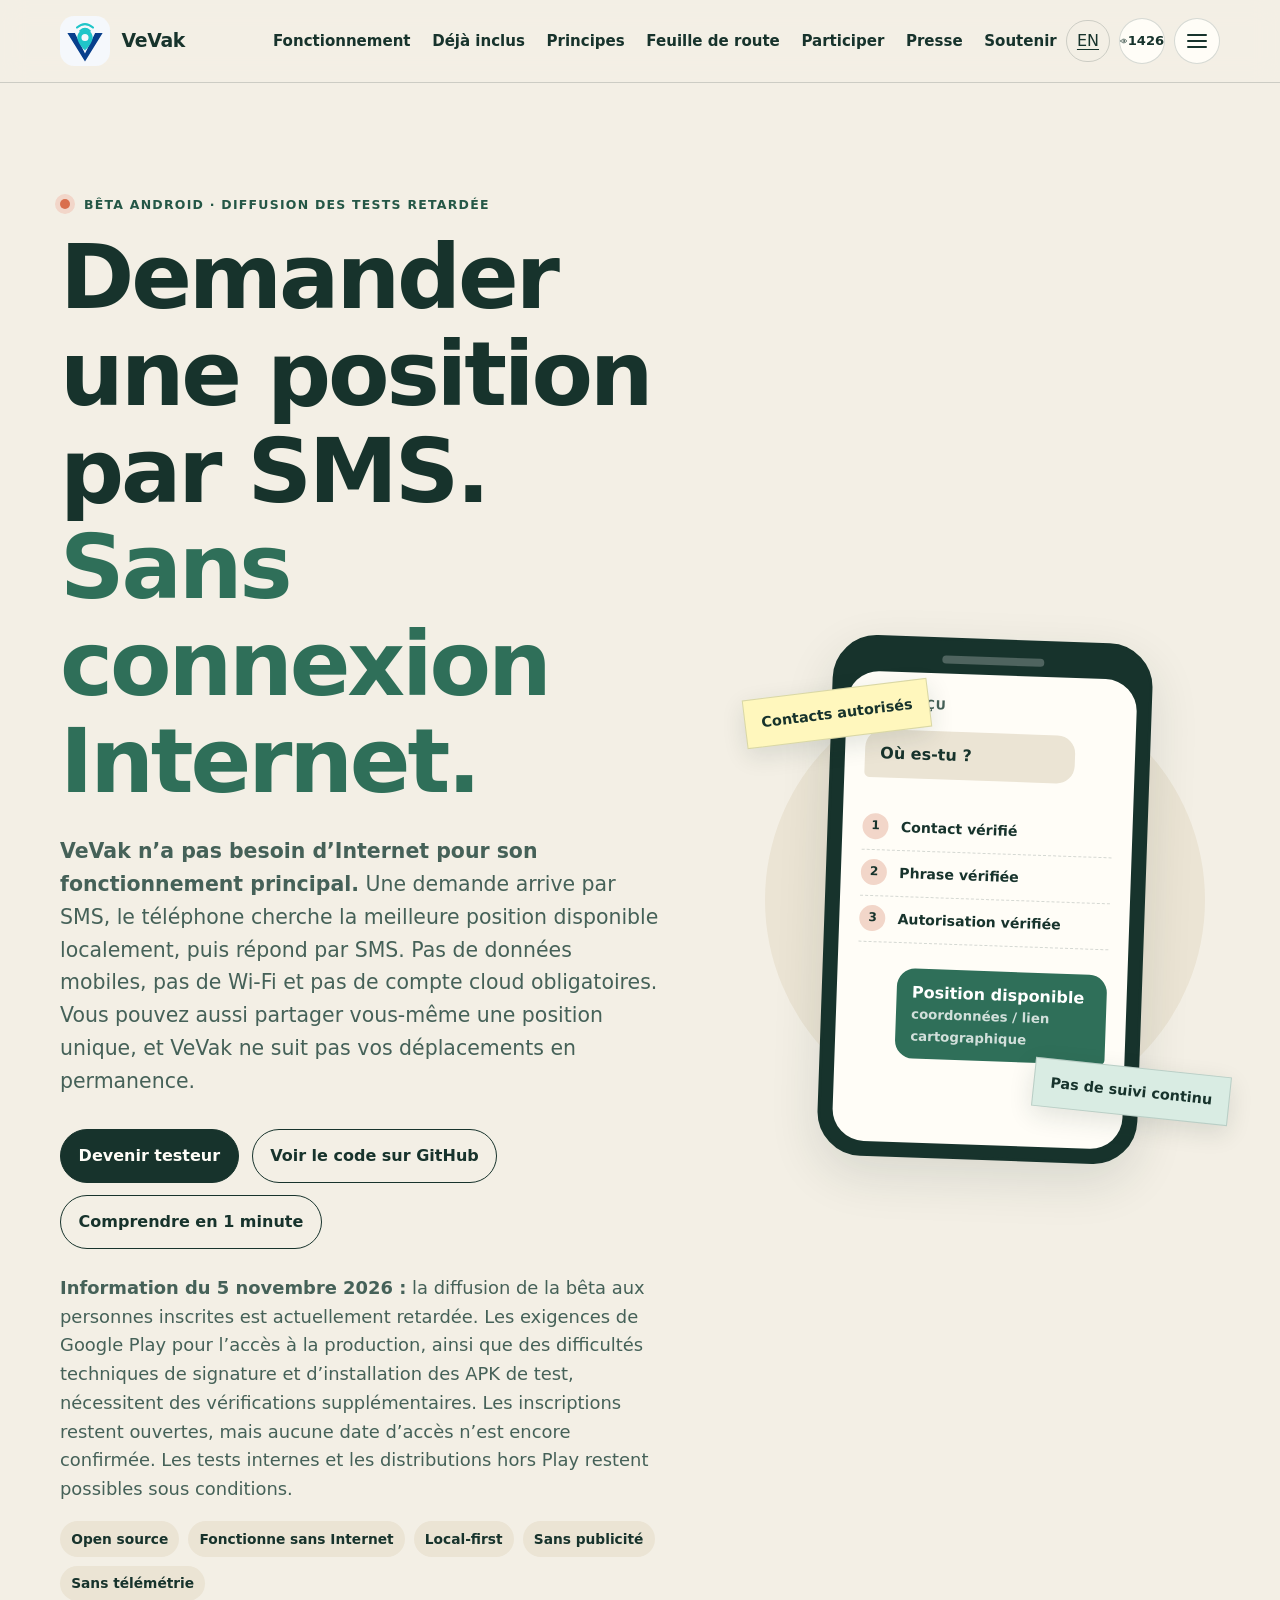
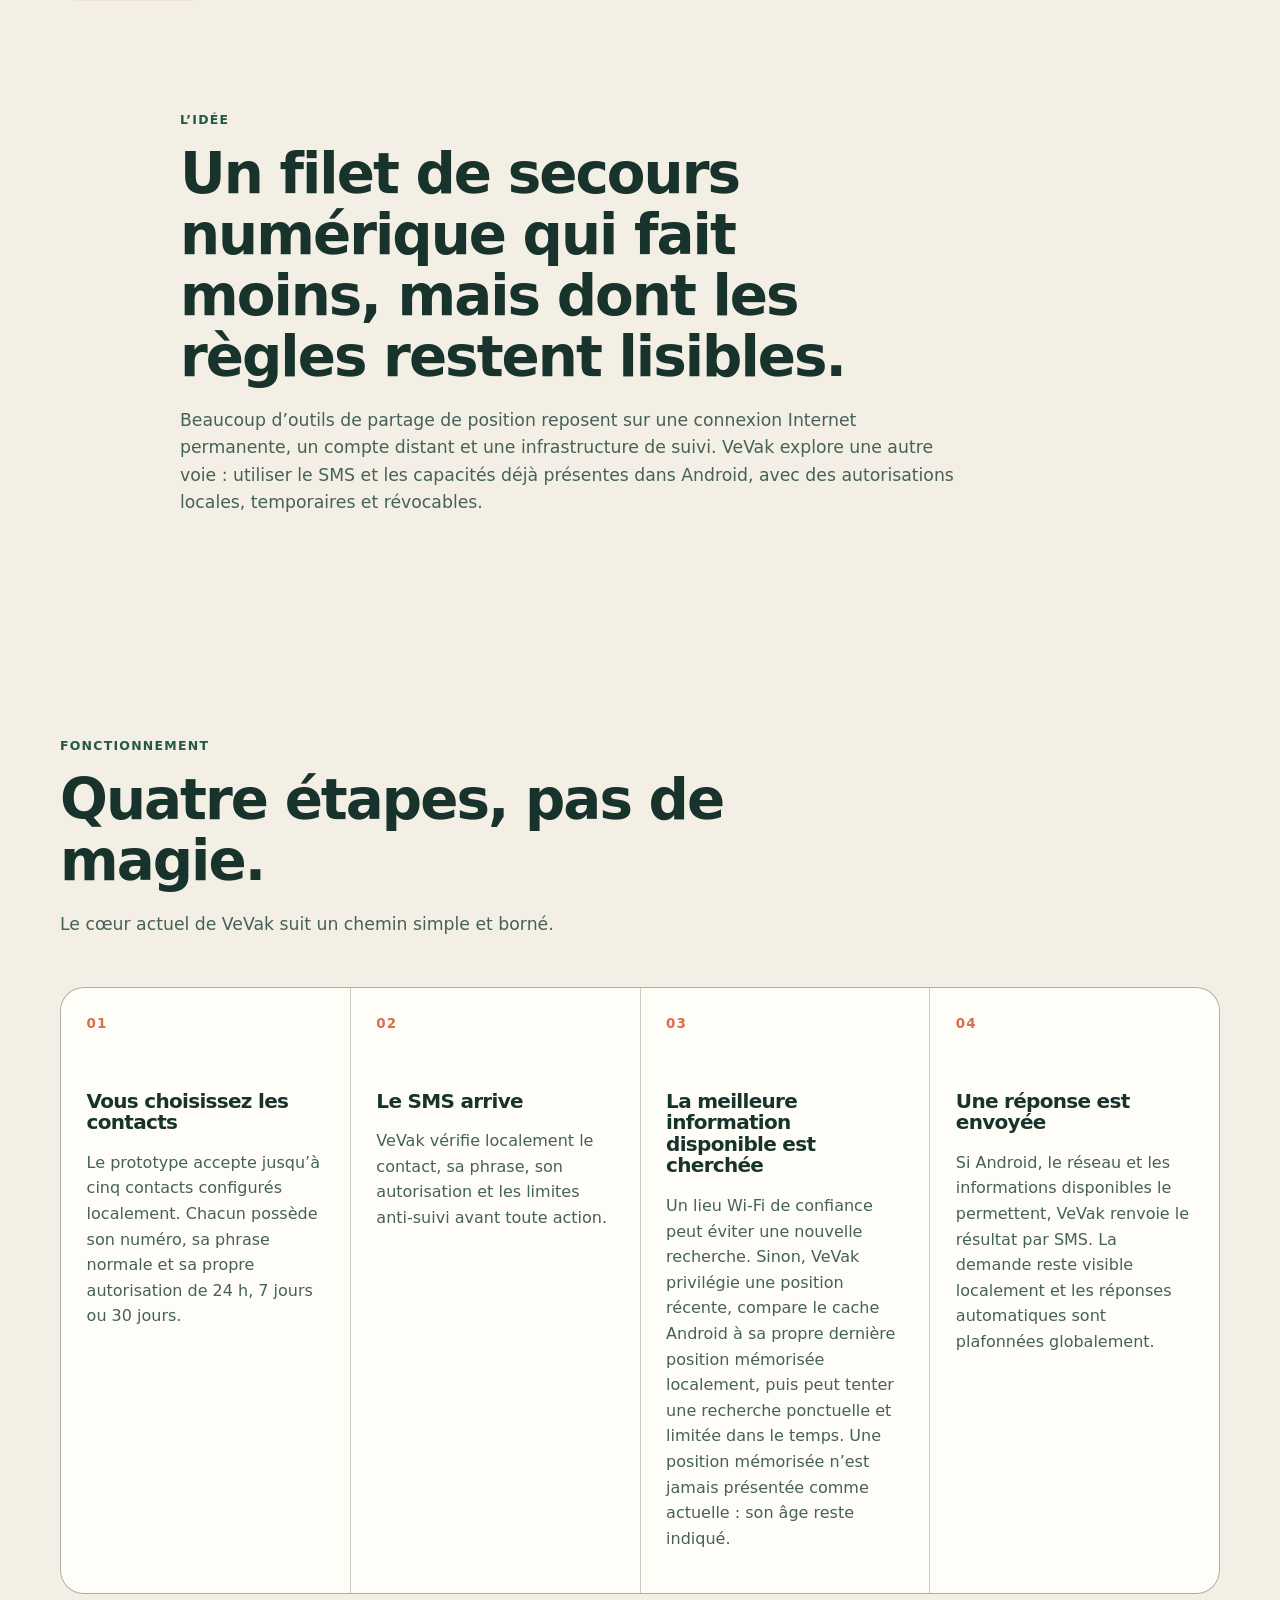
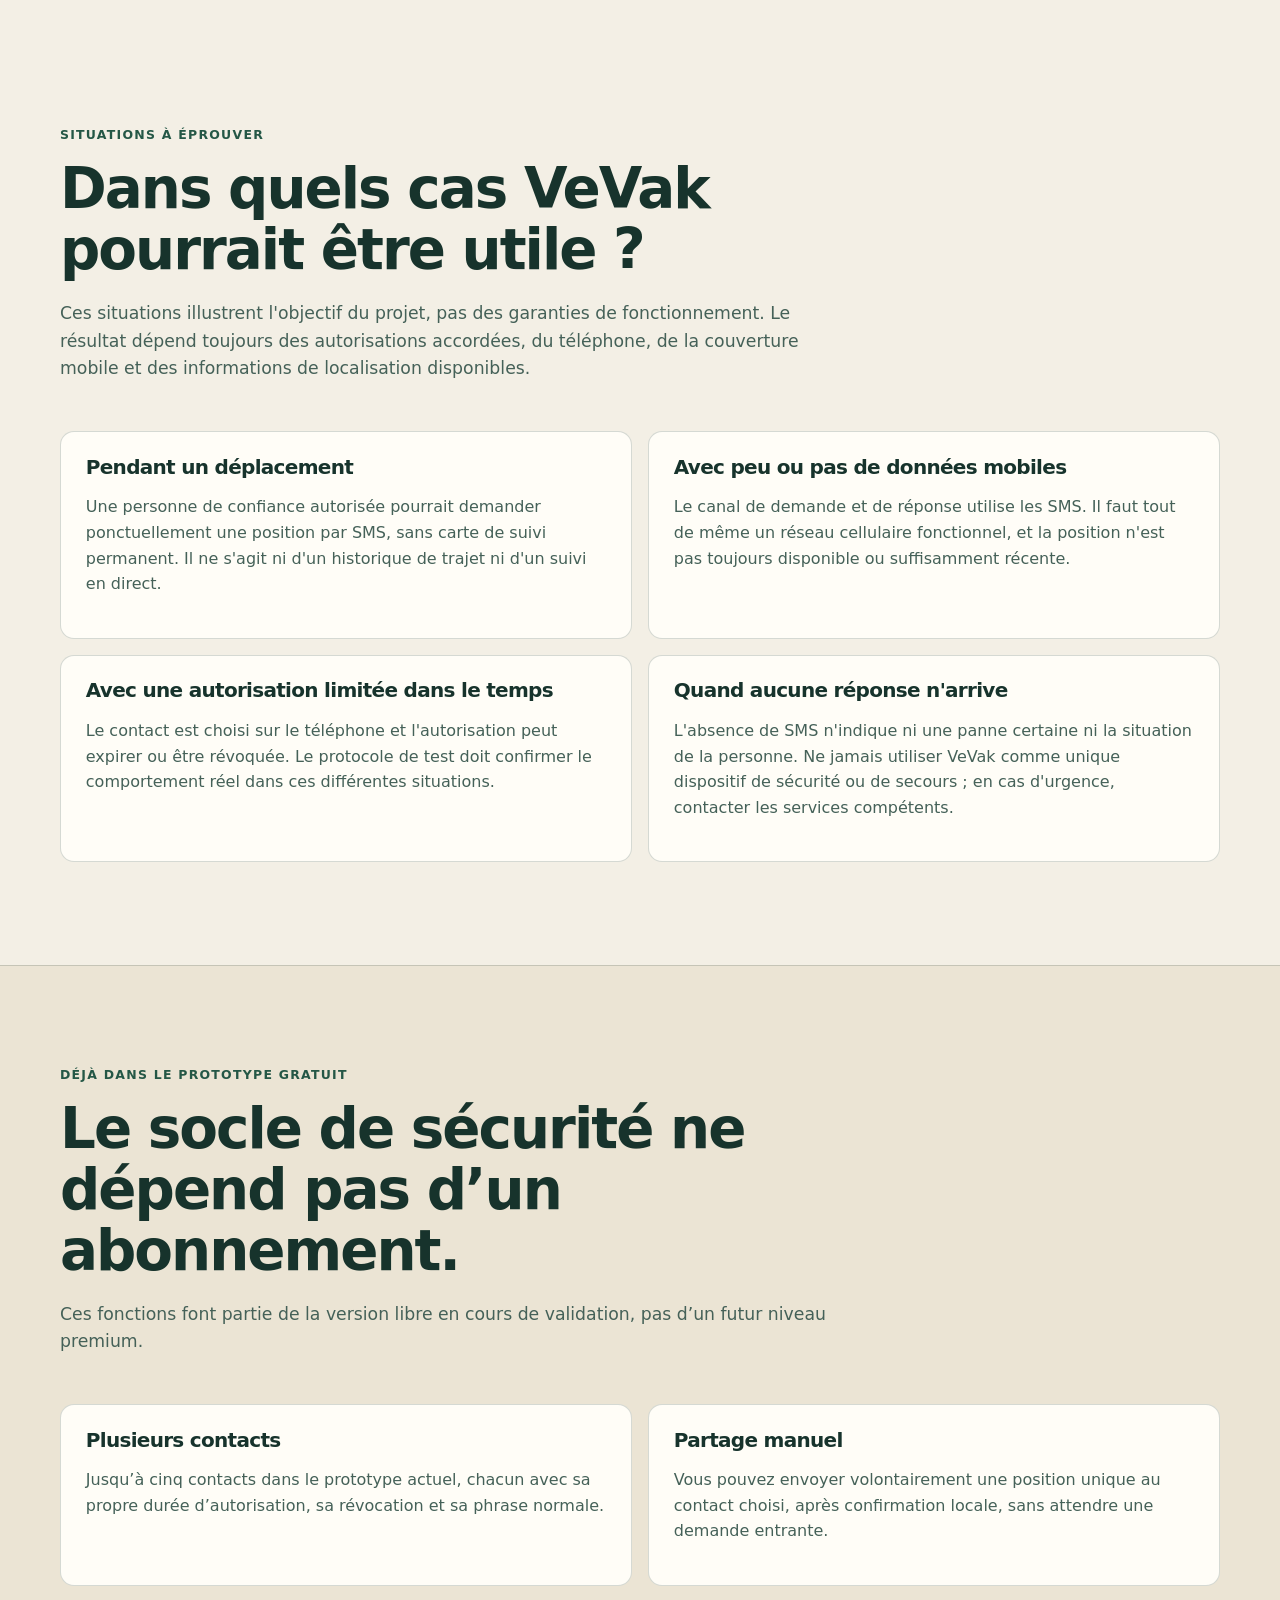
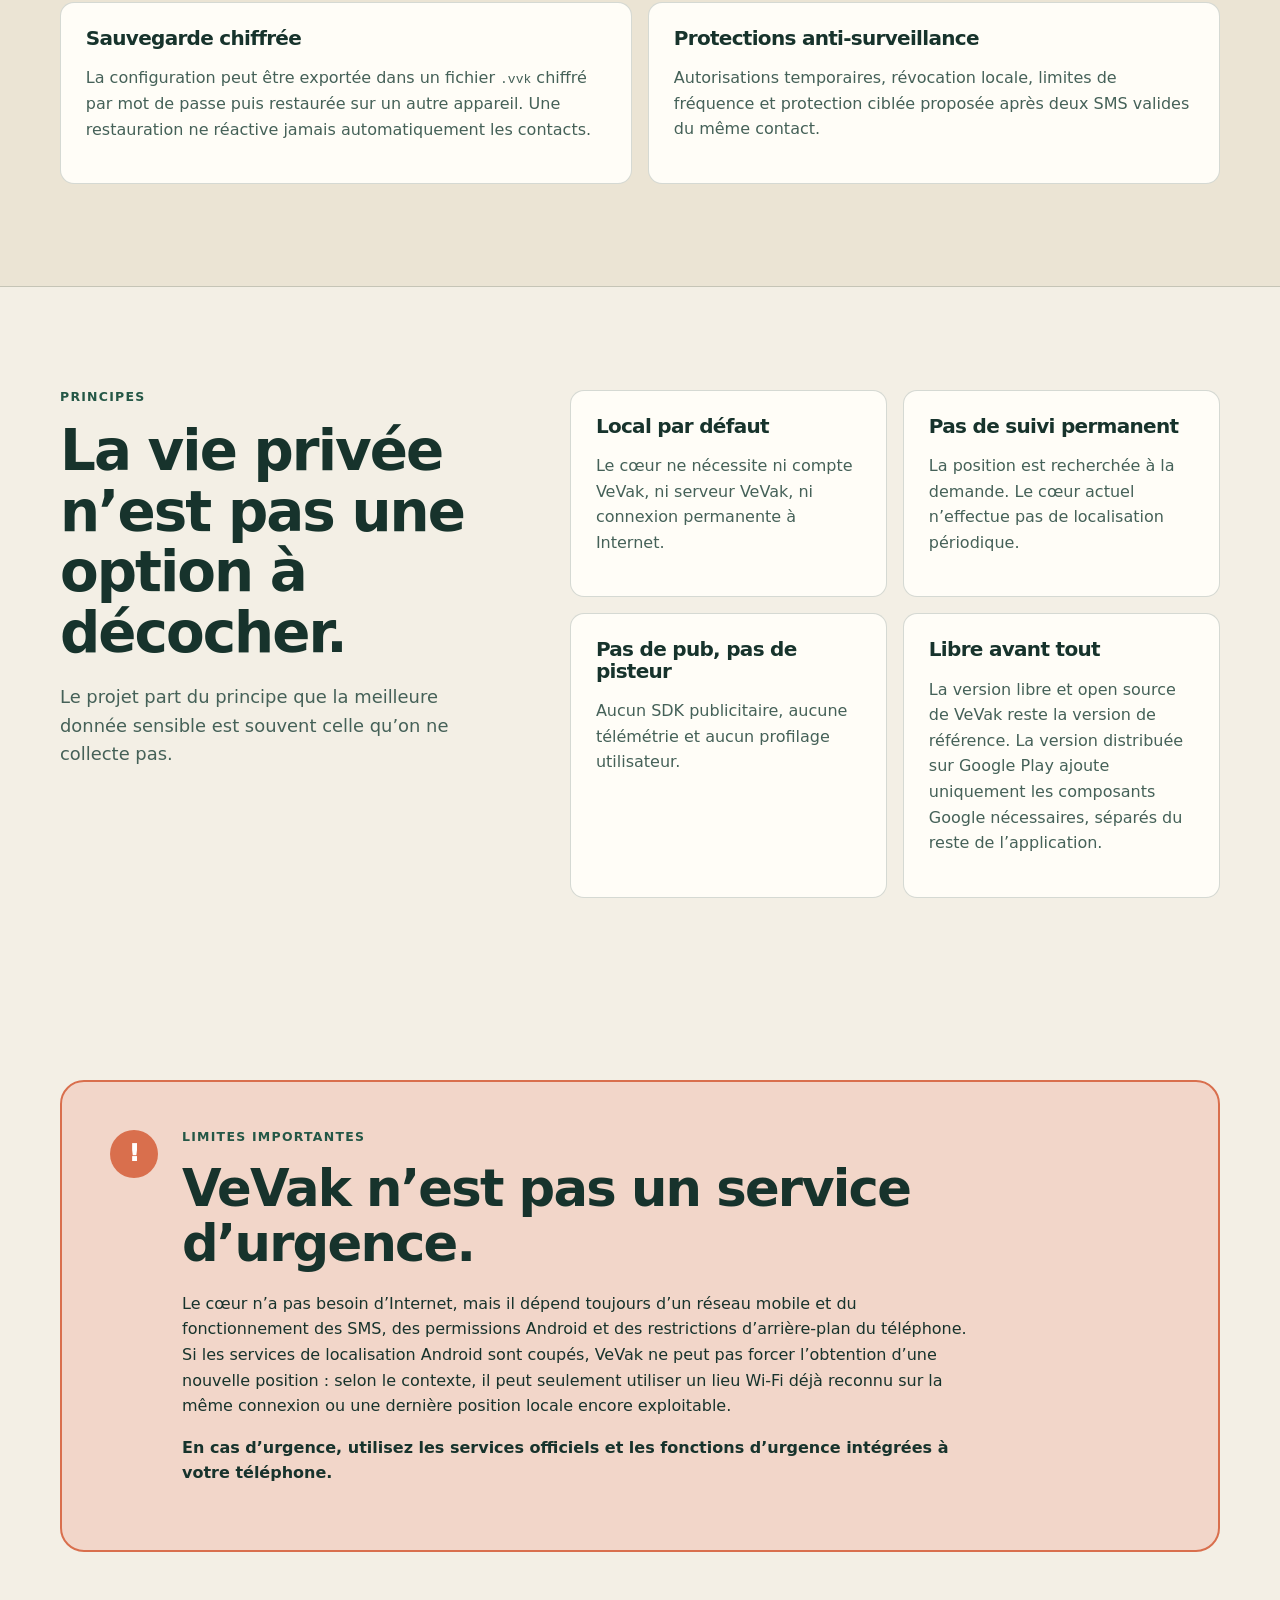
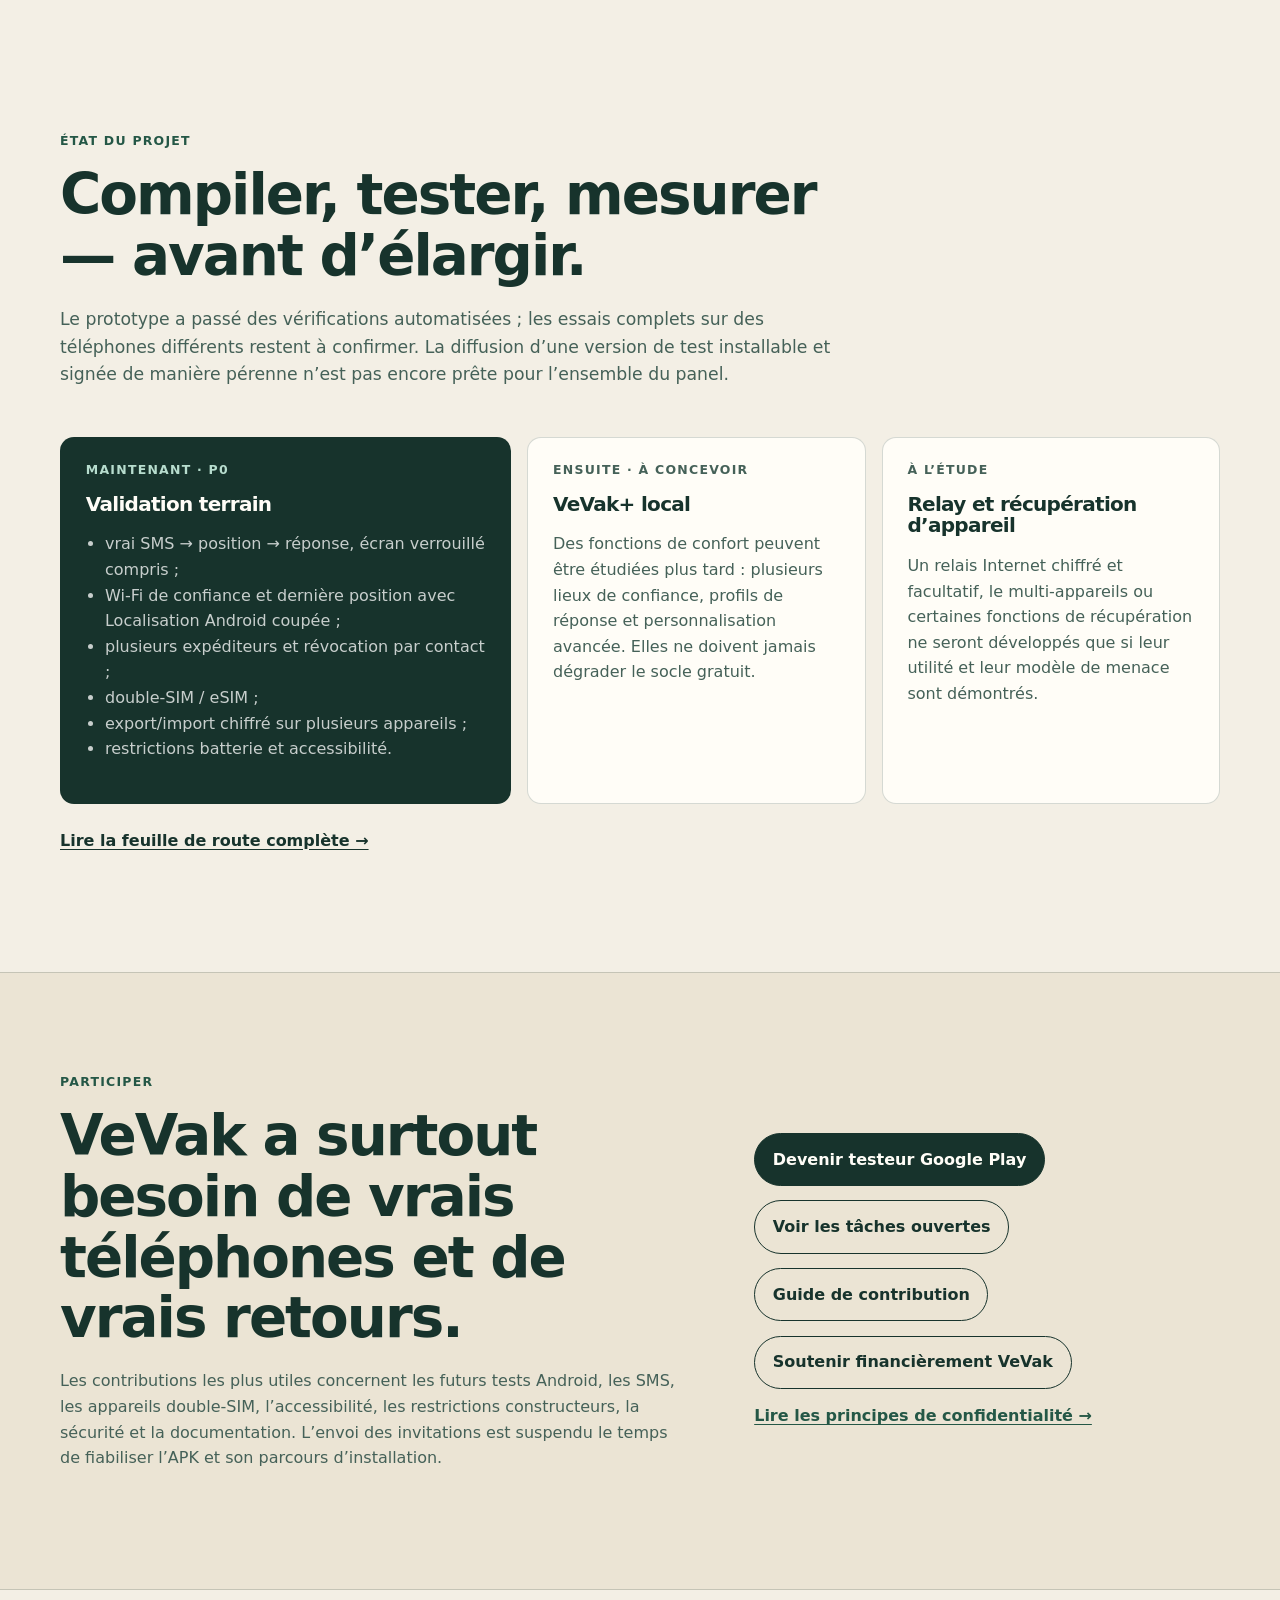
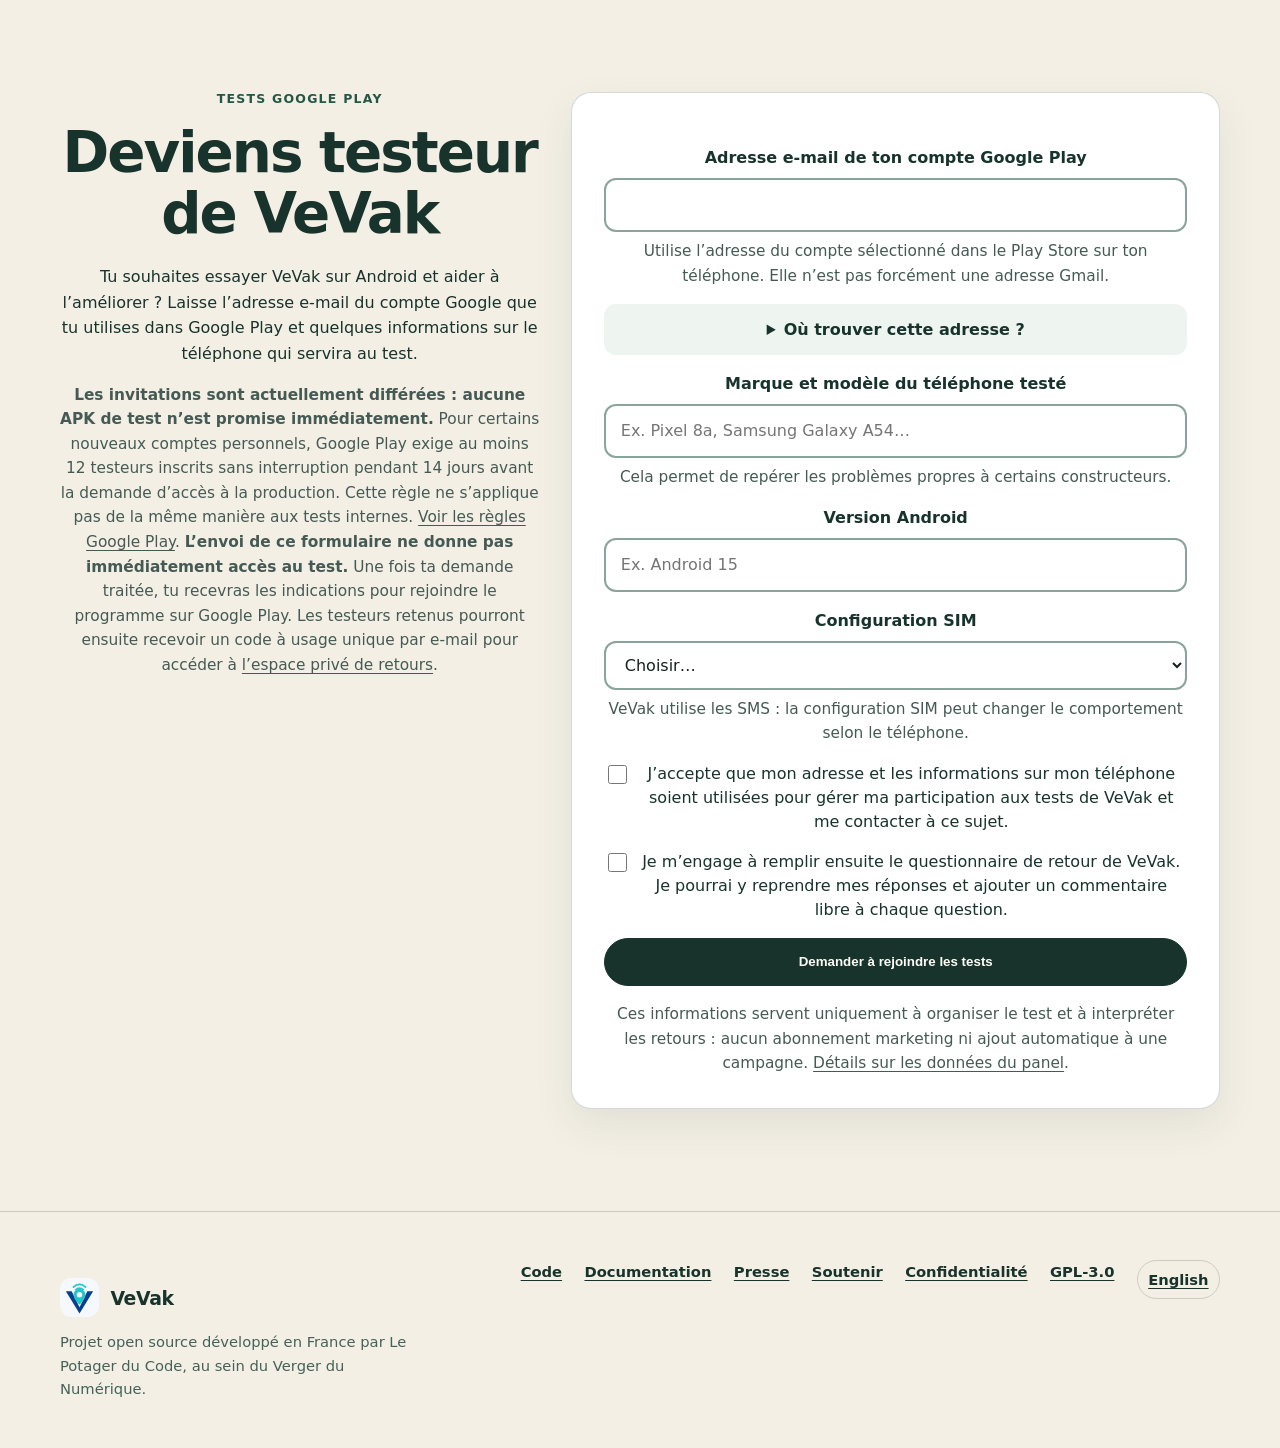
<file: index.html>
<!doctype html>
<html lang="fr">
<head>
  <meta charset="utf-8">
  <meta name="viewport" content="width=device-width, initial-scale=1">
  <meta name="theme-color" content="#17332c">
  <meta name="description" content="VeVak est une application Android open source de localisation à la demande par SMS qui fonctionne sans connexion Internet pour son usage principal : plusieurs contacts autorisés, traitement local, partage manuel et sauvegarde chiffrée.">
  <meta name="color-scheme" content="light">
  <title>VeVak — Une position par SMS, sous votre contrôle</title>
  <link rel="canonical" href="https://vevak.lepotager.org/">
  <link rel="icon" href="assets/favicon.svg" type="image/svg+xml">
  <link rel="stylesheet" href="assets/styles.css?v=20261029-eye">
  <link rel="stylesheet" href="assets/header.css?v=20260918-a11y-v2" data-vevak-common-header>
  <link rel="stylesheet" href="assets/tester-form.css?v=20260927">
  <link rel="alternate" hreflang="fr" href="https://vevak.lepotager.org/">
  <link rel="alternate" hreflang="en" href="https://vevak.lepotager.org/en/">
  <link rel="alternate" hreflang="x-default" href="https://vevak.lepotager.org/">
  <script>try{if(localStorage.getItem("vevak-accessible-mode")==="true")document.documentElement.dataset.vevakAccessible="true"}catch(e){}</script>
  <script defer src="assets/site.js?v=20261109-seo"></script>
  <script defer src="assets/tester-form.js?v=20260927"></script>
</head>
<body data-lang="fr">
  <a class="skip-link" href="#main">Aller au contenu</a>

  <header class="site-header" data-site-header>
    <div class="wrap header-inner">
      <a class="brand" href="./" aria-label="VeVak, accueil">
        <span class="brand-mark" aria-hidden="true">V</span>
        <span class="brand-copy"><strong>VeVak</strong></span>
      </a>
      <div class="header-actions">
        <nav class="nav" id="vevak-navigation" data-site-nav data-open="false" aria-label="Navigation principale">
        <a href="#fonctionnement">Fonctionnement</a>
        <a href="#inclus">Déjà inclus</a>
        <a href="#principes">Principes</a>
        <a href="#roadmap">Feuille de route</a>
        <a href="#participer">Participer</a>
        <a href="/presse/">Presse</a>
        <a href="./soutenir/">Soutenir</a>
        </nav>
        <a class="lang-link" data-lang-choice="en" href="./en/" lang="en">EN</a>
        <button class="a11y-toggle header-icon-button" type="button" data-vevak-accessibility-toggle aria-pressed="false" aria-label="Version accessible" title="Version accessible">
          <svg viewBox="0 0 24 24" aria-hidden="true" focusable="false">
            <path d="M2 12s3.5-6 10-6 10 6 10 6-3.5 6-10 6S2 12 2 12Z" fill="none" stroke="currentColor" stroke-width="1.9" stroke-linecap="round" stroke-linejoin="round"></path>
            <circle cx="12" cy="12" r="3" fill="none" stroke="currentColor" stroke-width="1.9"></circle>
          </svg>
          <span class="header-visually-hidden" data-a11y-label>Version accessible</span>
        </button>
        <button class="menu-toggle" type="button" data-site-menu-toggle aria-expanded="false" aria-controls="vevak-navigation" aria-label="Ouvrir le menu">
          <span aria-hidden="true"></span><span aria-hidden="true"></span><span aria-hidden="true"></span>
        </button>
      </div>
    </div>
  </header>

  <main id="main">
    <section class="hero">
      <div class="wrap hero-grid">
        <div class="hero-copy">
          <p class="eyebrow"><span class="status-dot"></span> Bêta Android · diffusion des tests retardée</p>
          <h1>Demander une position par SMS.<br><span>Sans connexion Internet.</span></h1>
          <p class="lead"><strong>VeVak n’a pas besoin d’Internet pour son fonctionnement principal.</strong> Une demande arrive par SMS, le téléphone cherche la meilleure position disponible localement, puis répond par SMS. Pas de données mobiles, pas de Wi-Fi et pas de compte cloud obligatoires. Vous pouvez aussi partager vous-même une position unique, et VeVak ne suit pas vos déplacements en permanence.</p>
          <div class="actions">
            <a class="button primary" href="#devenir-testeur">Devenir testeur</a>
            <a class="button secondary" href="https://github.com/jasmin-abernathy/vevak">Voir le code sur GitHub</a>
            <a class="button secondary" href="#fonctionnement">Comprendre en 1 minute</a>
          </div>
          <p class="lead-small"><strong>Information du 5 novembre 2026 :</strong> la diffusion de la bêta aux personnes inscrites est actuellement retardée. Les exigences de Google Play pour l’accès à la production, ainsi que des difficultés techniques de signature et d’installation des APK de test, nécessitent des vérifications supplémentaires. Les inscriptions restent ouvertes, mais aucune date d’accès n’est encore confirmée. Les tests internes et les distributions hors Play restent possibles sous conditions.</p>
          <ul class="chips" aria-label="Principes clés">
            <li>Open source</li>
            <li>Fonctionne sans Internet</li>
            <li>Local-first</li>
            <li>Sans publicité</li>
            <li>Sans télémétrie</li>
          </ul>
        </div>

        <div class="hero-demo" aria-label="Illustration du fonctionnement de VeVak">
          <div class="paper-note note-a">Contacts autorisés</div>
          <div class="phone">
            <div class="phone-top" aria-hidden="true"></div>
            <div class="phone-screen">
              <p class="screen-label">SMS reçu</p>
              <div class="message incoming">Où es-tu ?</div>
              <div class="flow-step"><span>1</span> Contact vérifié</div>
              <div class="flow-step"><span>2</span> Phrase vérifiée</div>
              <div class="flow-step"><span>3</span> Autorisation vérifiée</div>
              <div class="message outgoing">Position disponible<br><small>coordonnées / lien cartographique</small></div>
            </div>
          </div>
          <div class="paper-note note-b">Pas de suivi continu</div>
        </div>
      </div>
    </section>

    <section class="section compact">
      <div class="wrap statement">
        <p class="kicker">L’idée</p>
        <h2>Un filet de secours numérique qui fait moins, mais dont les règles restent lisibles.</h2>
        <p>Beaucoup d’outils de partage de position reposent sur une connexion Internet permanente, un compte distant et une infrastructure de suivi. VeVak explore une autre voie : utiliser le SMS et les capacités déjà présentes dans Android, avec des autorisations locales, temporaires et révocables.</p>
      </div>
    </section>

    <section class="section" id="fonctionnement">
      <div class="wrap">
        <div class="section-heading">
          <p class="kicker">Fonctionnement</p>
          <h2>Quatre étapes, pas de magie.</h2>
          <p>Le cœur actuel de VeVak suit un chemin simple et borné.</p>
        </div>
        <ol class="steps">
          <li>
            <span class="step-number">01</span>
            <h3>Vous choisissez les contacts</h3>
            <p>Le prototype accepte jusqu’à cinq contacts configurés localement. Chacun possède son numéro, sa phrase normale et sa propre autorisation de 24 h, 7 jours ou 30 jours.</p>
          </li>
          <li>
            <span class="step-number">02</span>
            <h3>Le SMS arrive</h3>
            <p>VeVak vérifie localement le contact, sa phrase, son autorisation et les limites anti-suivi avant toute action.</p>
          </li>
          <li>
            <span class="step-number">03</span>
            <h3>La meilleure information disponible est cherchée</h3>
            <p>Un lieu Wi-Fi de confiance peut éviter une nouvelle recherche. Sinon, VeVak privilégie une position récente, compare le cache Android à sa propre dernière position mémorisée localement, puis peut tenter une recherche ponctuelle et limitée dans le temps. Une position mémorisée n’est jamais présentée comme actuelle : son âge reste indiqué.</p>
          </li>
          <li>
            <span class="step-number">04</span>
            <h3>Une réponse est envoyée</h3>
            <p>Si Android, le réseau et les informations disponibles le permettent, VeVak renvoie le résultat par SMS. La demande reste visible localement et les réponses automatiques sont plafonnées globalement.</p>
          </li>
        </ol>
      </div>
    </section>

    <section class="section compact" id="exemples" aria-labelledby="exemples-titre">
      <div class="wrap">
        <div class="section-heading">
          <p class="kicker">Situations à éprouver</p>
          <h2 id="exemples-titre">Dans quels cas VeVak pourrait être utile&nbsp;?</h2>
          <p>Ces situations illustrent l'objectif du projet, pas des garanties de fonctionnement. Le résultat dépend toujours des autorisations accordées, du téléphone, de la couverture mobile et des informations de localisation disponibles.</p>
        </div>
        <div class="principle-grid">
          <article class="card"><h3>Pendant un déplacement</h3><p>Une personne de confiance autorisée pourrait demander ponctuellement une position par SMS, sans carte de suivi permanent. Il ne s'agit ni d'un historique de trajet ni d'un suivi en direct.</p></article>
          <article class="card"><h3>Avec peu ou pas de données mobiles</h3><p>Le canal de demande et de réponse utilise les SMS. Il faut tout de même un réseau cellulaire fonctionnel, et la position n'est pas toujours disponible ou suffisamment récente.</p></article>
          <article class="card"><h3>Avec une autorisation limitée dans le temps</h3><p>Le contact est choisi sur le téléphone et l'autorisation peut expirer ou être révoquée. Le protocole de test doit confirmer le comportement réel dans ces différentes situations.</p></article>
          <article class="card"><h3>Quand aucune réponse n'arrive</h3><p>L'absence de SMS n'indique ni une panne certaine ni la situation de la personne. Ne jamais utiliser VeVak comme unique dispositif de sécurité ou de secours ; en cas d'urgence, contacter les services compétents.</p></article>
        </div>
      </div>
    </section>

    <section class="section tinted" id="inclus">
      <div class="wrap">
        <div class="section-heading">
          <p class="kicker">Déjà dans le prototype gratuit</p>
          <h2>Le socle de sécurité ne dépend pas d’un abonnement.</h2>
          <p>Ces fonctions font partie de la version libre en cours de validation, pas d’un futur niveau premium.</p>
        </div>
        <div class="principle-grid">
          <article class="card">
            <h3>Plusieurs contacts</h3>
            <p>Jusqu’à cinq contacts dans le prototype actuel, chacun avec sa propre durée d’autorisation, sa révocation et sa phrase normale.</p>
          </article>
          <article class="card">
            <h3>Partage manuel</h3>
            <p>Vous pouvez envoyer volontairement une position unique au contact choisi, après confirmation locale, sans attendre une demande entrante.</p>
          </article>
          <article class="card">
            <h3>Sauvegarde chiffrée</h3>
            <p>La configuration peut être exportée dans un fichier <code>.vvk</code> chiffré par mot de passe puis restaurée sur un autre appareil. Une restauration ne réactive jamais automatiquement les contacts.</p>
          </article>
          <article class="card">
            <h3>Protections anti-surveillance</h3>
            <p>Autorisations temporaires, révocation locale, limites de fréquence et protection ciblée proposée après deux SMS valides du même contact.</p>
          </article>
        </div>
      </div>
    </section>

    <section class="section" id="principes">
      <div class="wrap split">
        <div>
          <p class="kicker">Principes</p>
          <h2>La vie privée n’est pas une option à décocher.</h2>
          <p class="lead-small">Le projet part du principe que la meilleure donnée sensible est souvent celle qu’on ne collecte pas.</p>
        </div>
        <div class="principle-grid">
          <article class="card">
            <h3>Local par défaut</h3>
            <p>Le cœur ne nécessite ni compte VeVak, ni serveur VeVak, ni connexion permanente à Internet.</p>
          </article>
          <article class="card">
            <h3>Pas de suivi permanent</h3>
            <p>La position est recherchée à la demande. Le cœur actuel n’effectue pas de localisation périodique.</p>
          </article>
          <article class="card">
            <h3>Pas de pub, pas de pisteur</h3>
            <p>Aucun SDK publicitaire, aucune télémétrie et aucun profilage utilisateur.</p>
          </article>
          <article class="card">
            <h3>Libre avant tout</h3>
            <p>La version libre et open source de VeVak reste la version de référence. La version distribuée sur Google Play ajoute uniquement les composants Google nécessaires, séparés du reste de l’application.</p>
          </article>
        </div>
      </div>
    </section>

    <section class="section warning-section">
      <div class="wrap warning-box">
        <div class="warning-icon" aria-hidden="true">!</div>
        <div>
          <p class="kicker">Limites importantes</p>
          <h2>VeVak n’est pas un service d’urgence.</h2>
          <p>Le cœur n’a pas besoin d’Internet, mais il dépend toujours d’un réseau mobile et du fonctionnement des SMS, des permissions Android et des restrictions d’arrière-plan du téléphone. Si les services de localisation Android sont coupés, VeVak ne peut pas forcer l’obtention d’une nouvelle position : selon le contexte, il peut seulement utiliser un lieu Wi-Fi déjà reconnu sur la même connexion ou une dernière position locale encore exploitable.</p>
          <p><strong>En cas d’urgence, utilisez les services officiels et les fonctions d’urgence intégrées à votre téléphone.</strong></p>
        </div>
      </div>
    </section>

    <section class="section" id="roadmap">
      <div class="wrap">
        <div class="section-heading">
          <p class="kicker">État du projet</p>
          <h2>Compiler, tester, mesurer — avant d’élargir.</h2>
          <p>Le prototype a passé des vérifications automatisées ; les essais complets sur des téléphones différents restent à confirmer. La diffusion d’une version de test installable et signée de manière pérenne n’est pas encore prête pour l’ensemble du panel.</p>
        </div>
        <div class="roadmap-grid">
          <article class="roadmap-card current">
            <p class="roadmap-label">Maintenant · P0</p>
            <h3>Validation terrain</h3>
            <ul>
              <li>vrai SMS → position → réponse, écran verrouillé compris ;</li>
              <li>Wi-Fi de confiance et dernière position avec Localisation Android coupée ;</li>
              <li>plusieurs expéditeurs et révocation par contact ;</li>
              <li>double-SIM / eSIM ;</li>
              <li>export/import chiffré sur plusieurs appareils ;</li>
              <li>restrictions batterie et accessibilité.</li>
            </ul>
          </article>
          <article class="roadmap-card">
            <p class="roadmap-label">Ensuite · à concevoir</p>
            <h3>VeVak+ local</h3>
            <p>Des fonctions de confort peuvent être étudiées plus tard : plusieurs lieux de confiance, profils de réponse et personnalisation avancée. Elles ne doivent jamais dégrader le socle gratuit.</p>
          </article>
          <article class="roadmap-card">
            <p class="roadmap-label">À l’étude</p>
            <h3>Relay et récupération d’appareil</h3>
            <p>Un relais Internet chiffré et facultatif, le multi-appareils ou certaines fonctions de récupération ne seront développés que si leur utilité et leur modèle de menace sont démontrés.</p>
          </article>
        </div>
        <p class="roadmap-link"><a href="https://github.com/jasmin-abernathy/vevak/blob/main/ROADMAP.md">Lire la feuille de route complète →</a></p>
      </div>
    </section>

    <section class="section tinted" id="participer">
      <div class="wrap participate-grid">
        <div>
          <p class="kicker">Participer</p>
          <h2>VeVak a surtout besoin de vrais téléphones et de vrais retours.</h2>
          <p>Les contributions les plus utiles concernent les futurs tests Android, les SMS, les appareils double-SIM, l’accessibilité, les restrictions constructeurs, la sécurité et la documentation. L’envoi des invitations est suspendu le temps de fiabiliser l’APK et son parcours d’installation.</p>
        </div>
        <div class="participate-actions">
          <a class="button primary" href="#devenir-testeur" data-play-panel-signup>Devenir testeur Google Play</a>
          <a class="button secondary" href="https://github.com/jasmin-abernathy/vevak/issues">Voir les tâches ouvertes</a>
          <a class="button secondary" href="https://github.com/jasmin-abernathy/vevak/blob/main/CONTRIBUTING.md">Guide de contribution</a>
          <a class="button secondary" href="./soutenir/">Soutenir financièrement VeVak</a>
          <a class="text-link" href="https://github.com/jasmin-abernathy/vevak/blob/main/PRIVACY.md">Lire les principes de confidentialité →</a>
        </div>
      </div>
    </section>

    <section class="section final-cta tester-signup-section" id="devenir-testeur">
      <div class="wrap tester-signup-grid">
        <div>
          <p class="kicker">Tests Google Play</p>
          <h2>Deviens testeur de VeVak</h2>
          <p>Tu souhaites essayer VeVak sur Android et aider à l’améliorer ? Laisse l’adresse e-mail du compte Google que tu utilises dans Google Play et quelques informations sur le téléphone qui servira au test.</p>
          <p class="tester-followup"><strong>Les invitations sont actuellement différées : aucune APK de test n’est promise immédiatement.</strong> Pour certains nouveaux comptes personnels, Google Play exige au moins 12 testeurs inscrits sans interruption pendant 14 jours avant la demande d’accès à la production. Cette règle ne s’applique pas de la même manière aux tests internes. <a href="https://support.google.com/googleplay/android-developer/answer/14151465?hl=fr">Voir les règles Google Play</a>. <strong>L’envoi de ce formulaire ne donne pas immédiatement accès au test.</strong> Une fois ta demande traitée, tu recevras les indications pour rejoindre le programme sur Google Play. Les testeurs retenus pourront ensuite recevoir un code à usage unique par e-mail pour accéder à <a href="./retours/">l’espace privé de retours</a>.</p>
        </div>

        <div class="tester-card">
          <form class="tester-form" action="/assets/tester-submit.php" method="post" data-tester-form novalidate>
            <div class="tester-field">
              <label for="tester-email">Adresse e-mail de ton compte Google Play</label>
              <input id="tester-email" name="email" type="email" autocomplete="email" autocapitalize="none" autocorrect="off" spellcheck="false" inputmode="email" maxlength="254" aria-describedby="tester-email-help" required>
              <p class="tester-help-text" id="tester-email-help">Utilise l’adresse du compte sélectionné dans le Play Store sur ton téléphone. Elle n’est pas forcément une adresse Gmail.</p>
            </div>

            <details class="tester-help">
              <summary>Où trouver cette adresse ?</summary>
              <p>Ouvre Google Play sur ton téléphone, touche ta photo de profil ou ton initiale en haut à droite, puis ouvre le sélecteur de compte. L’adresse du compte utilisé par le Play Store y est affichée. VeVak ne vérifie pas l’existence d’un compte Google à partir de l’adresse saisie.</p>
            </details>

            <div class="tester-field">
              <label for="tester-device">Marque et modèle du téléphone testé</label>
              <input id="tester-device" name="device_model" type="text" autocomplete="off" maxlength="120" placeholder="Ex. Pixel 8a, Samsung Galaxy A54…" required>
              <p class="tester-help-text">Cela permet de repérer les problèmes propres à certains constructeurs.</p>
            </div>

            <div class="tester-field">
              <label for="tester-android">Version Android</label>
              <input id="tester-android" name="android_version" type="text" autocomplete="off" maxlength="80" placeholder="Ex. Android 15" required>
            </div>

            <div class="tester-field">
              <label for="tester-sim">Configuration SIM</label>
              <select id="tester-sim" name="sim_setup" required>
                <option value="">Choisir…</option>
                <option value="single">Une SIM / eSIM</option>
                <option value="dual">Deux SIM / eSIM</option>
                <option value="unknown">Je ne sais pas</option>
              </select>
              <p class="tester-help-text">VeVak utilise les SMS : la configuration SIM peut changer le comportement selon le téléphone.</p>
            </div>

            <label class="tester-consent">
              <input type="checkbox" name="consent" value="1" required>
              <span>J’accepte que mon adresse et les informations sur mon téléphone soient utilisées pour gérer ma participation aux tests de VeVak et me contacter à ce sujet.</span>
            </label>

            <label class="tester-consent">
              <input type="checkbox" name="feedback_consent" value="1" required>
              <span>Je m’engage à remplir ensuite le questionnaire de retour de VeVak. Je pourrai y reprendre mes réponses et ajouter un commentaire libre à chaque question.</span>
            </label>

            <div class="tester-trap" aria-hidden="true">
              <label for="tester-website">Site web</label>
              <input id="tester-website" name="website" type="text" tabindex="-1" autocomplete="off">
            </div>

            <button class="button primary" type="submit">Demander à rejoindre les tests</button>
            <p class="tester-status" data-tester-status role="status" aria-live="polite" hidden></p>
            <p class="tester-privacy-note">Ces informations servent uniquement à organiser le test et à interpréter les retours : aucun abonnement marketing ni ajout automatique à une campagne. <a href="./confidentialite/testeurs-google-play.html">Détails sur les données du panel</a>.</p>
          </form>
        </div>
      </div>
    </section>
  </main>

  <footer class="site-footer">
    <div class="wrap footer-grid">
      <div>
        <a class="brand footer-brand" href="./"><span class="brand-mark" aria-hidden="true">V</span><span>VeVak</span></a>
        <p>Projet open source développé en France par Le Potager du Code, au sein du Verger du Numérique.</p>
      </div>
      <div class="footer-links">
        <a href="https://github.com/jasmin-abernathy/vevak">Code</a>
        <a href="https://github.com/jasmin-abernathy/vevak-docs">Documentation</a>
        <a href="/presse/">Presse</a>
        <a href="./soutenir/">Soutenir</a>
        <a href="./confidentialite/">Confidentialité</a>
        <a href="https://github.com/jasmin-abernathy/vevak/blob/main/LICENSE">GPL-3.0</a>
        <a class="lang-link" data-lang-choice="en" href="./en/" lang="en">English</a>
      </div>
    </div>
  </footer>
</body>
</html>
</file>
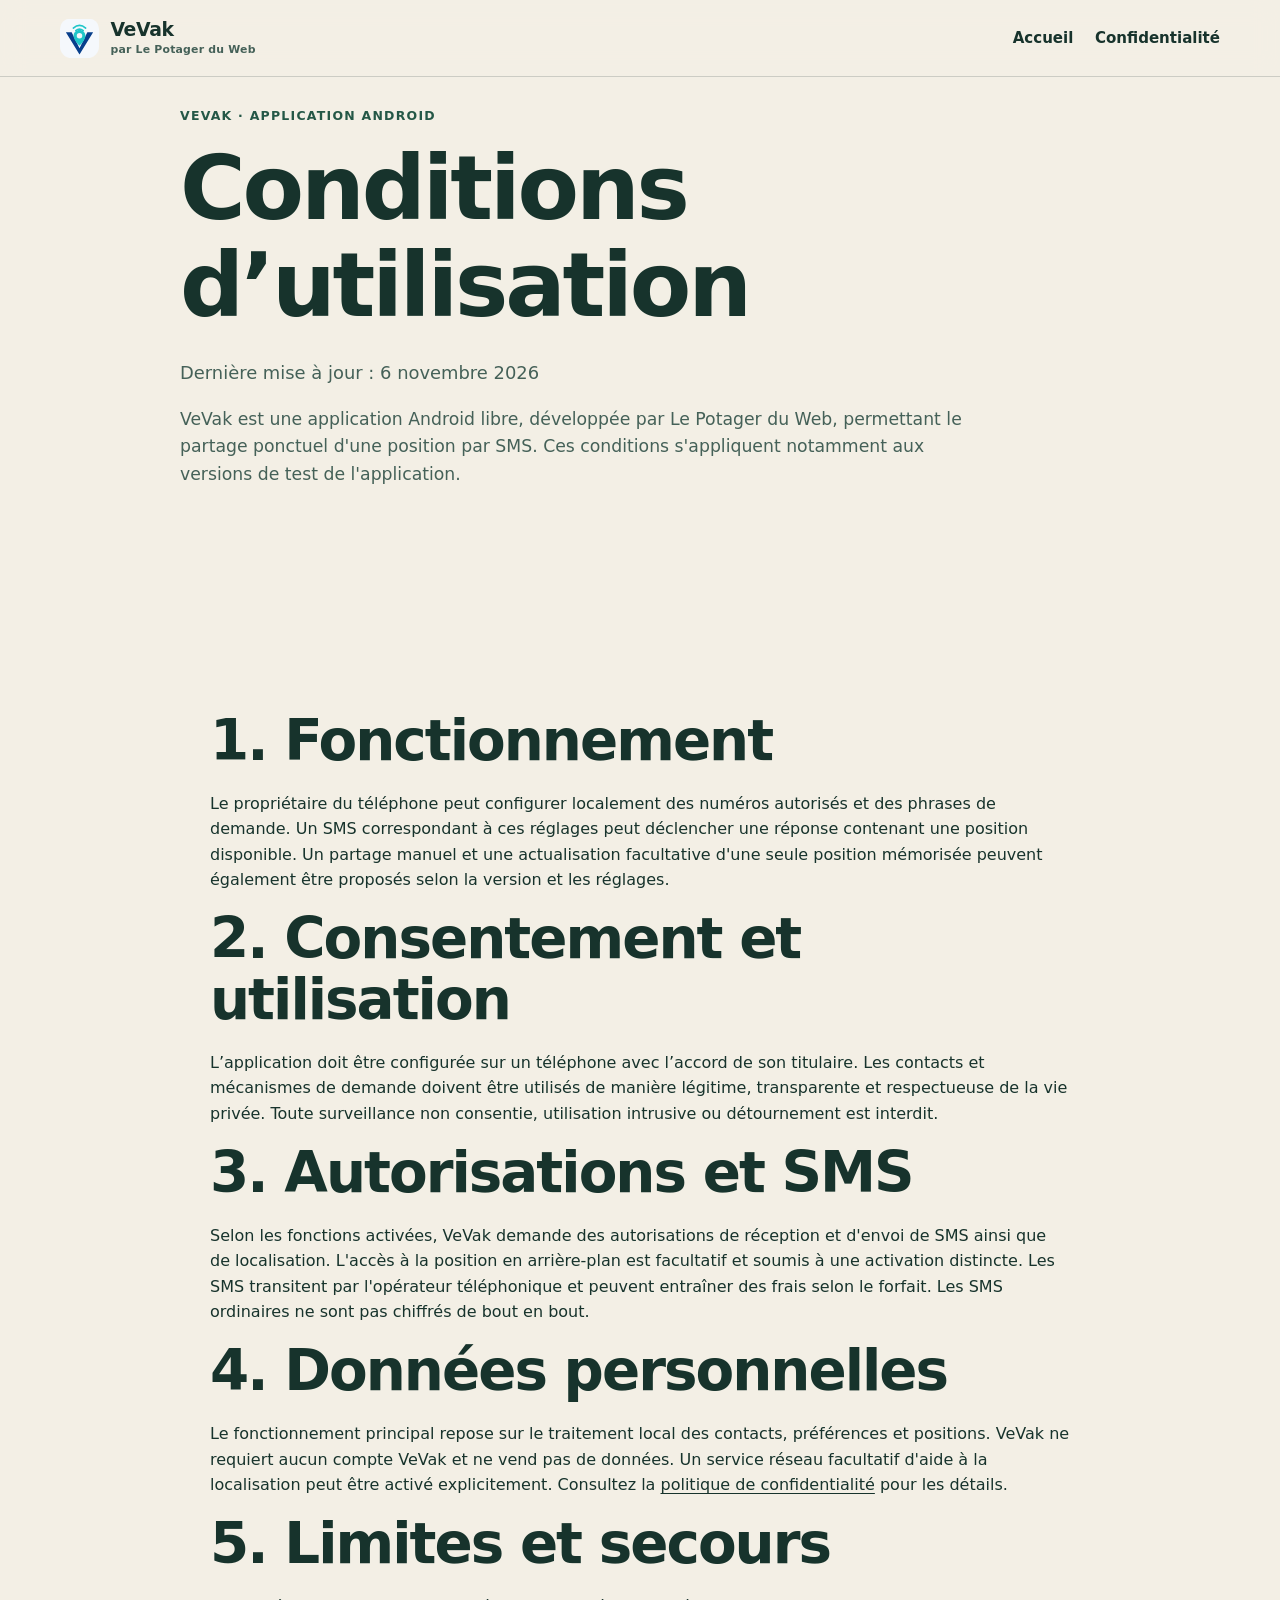
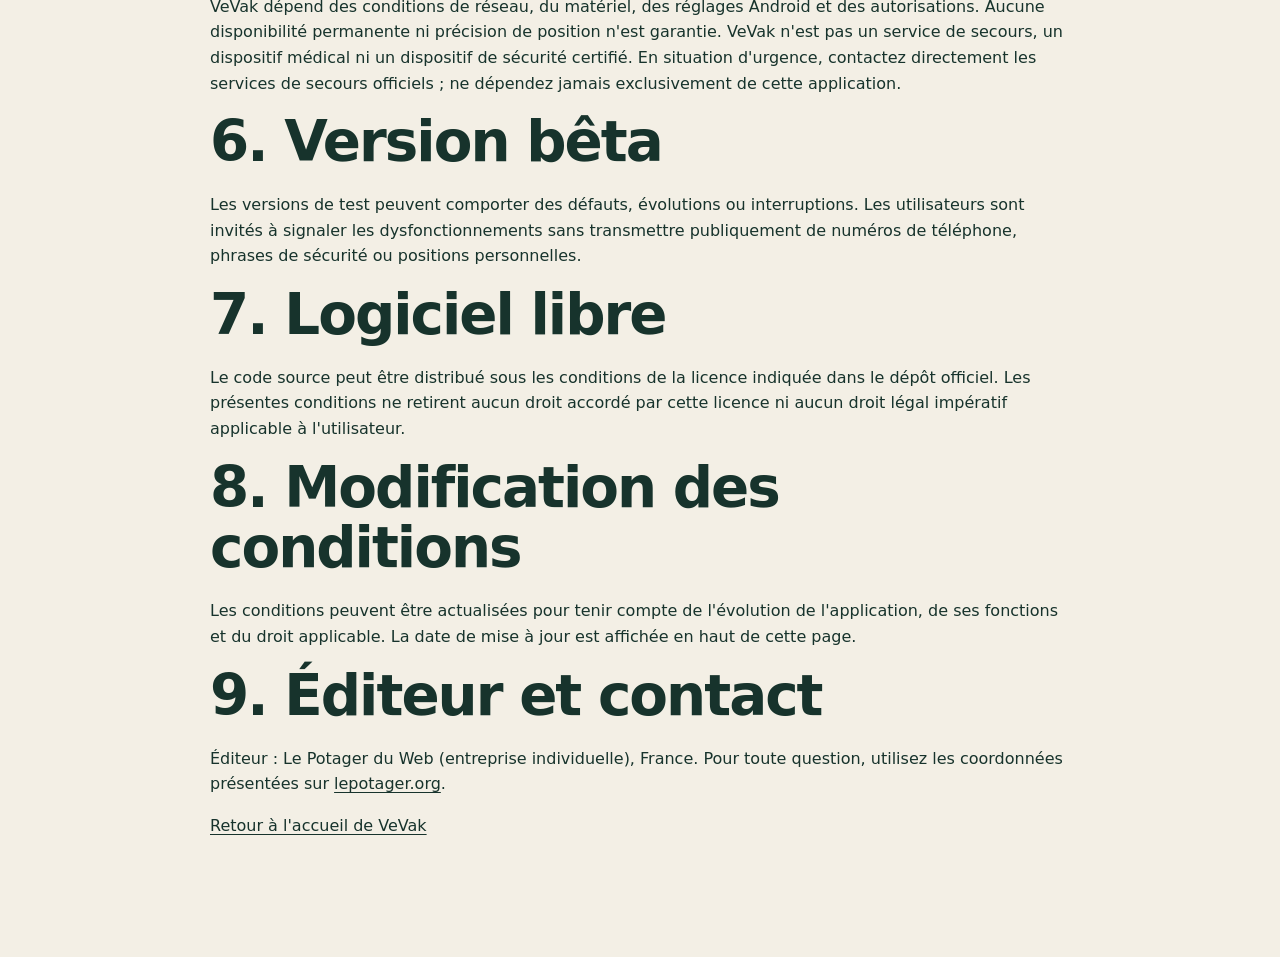
<file: conditions-utilisation/index.html>
<!doctype html>
<html lang="fr"><head><meta charset="utf-8"><meta name="viewport" content="width=device-width, initial-scale=1"><meta name="theme-color" content="#17332c"><meta name="description" content="Conditions d’utilisation de l’application Android VeVak."><title>Conditions d’utilisation — VeVak</title><link rel="canonical" href="https://vevak.lepotager.org/conditions-utilisation/"><link rel="icon" href="../assets/favicon.svg" type="image/svg+xml"><link rel="stylesheet" href="../assets/styles.css?v=20261029-eye"><script defer src="../assets/site.js?v=20261029-eye"></script></head>
<body data-lang="fr"><a class="skip-link" href="#main">Aller au contenu</a><header class="site-header"><div class="wrap header-inner"><a class="brand" href="../" aria-label="VeVak, accueil"><span class="brand-mark" aria-hidden="true">V</span><span class="brand-copy"><strong>VeVak</strong><small>par Le Potager du Web</small></span></a><nav class="nav" aria-label="Navigation principale"><a href="../">Accueil</a><a href="../confidentialite/">Confidentialité</a></nav></div></header>
<main id="main"><section class="section compact"><div class="wrap statement"><p class="kicker">VeVak · Application Android</p><h1>Conditions d’utilisation</h1><p class="lead-small">Dernière mise à jour : 6 novembre 2026</p><p>VeVak est une application Android libre, développée par Le Potager du Web, permettant le partage ponctuel d'une position par SMS. Ces conditions s'appliquent notamment aux versions de test de l'application.</p></div></section>
<section class="section"><div class="wrap" style="max-width:860px">
<h2>1. Fonctionnement</h2><p>Le propriétaire du téléphone peut configurer localement des numéros autorisés et des phrases de demande. Un SMS correspondant à ces réglages peut déclencher une réponse contenant une position disponible. Un partage manuel et une actualisation facultative d'une seule position mémorisée peuvent également être proposés selon la version et les réglages.</p>
<h2>2. Consentement et utilisation</h2><p>L’application doit être configurée sur un téléphone avec l’accord de son titulaire. Les contacts et mécanismes de demande doivent être utilisés de manière légitime, transparente et respectueuse de la vie privée. Toute surveillance non consentie, utilisation intrusive ou détournement est interdit.</p>
<h2>3. Autorisations et SMS</h2><p>Selon les fonctions activées, VeVak demande des autorisations de réception et d'envoi de SMS ainsi que de localisation. L'accès à la position en arrière-plan est facultatif et soumis à une activation distincte. Les SMS transitent par l'opérateur téléphonique et peuvent entraîner des frais selon le forfait. Les SMS ordinaires ne sont pas chiffrés de bout en bout.</p>
<h2>4. Données personnelles</h2><p>Le fonctionnement principal repose sur le traitement local des contacts, préférences et positions. VeVak ne requiert aucun compte VeVak et ne vend pas de données. Un service réseau facultatif d'aide à la localisation peut être activé explicitement. Consultez la <a href="../confidentialite/">politique de confidentialité</a> pour les détails.</p>
<h2>5. Limites et secours</h2><p>VeVak dépend des conditions de réseau, du matériel, des réglages Android et des autorisations. Aucune disponibilité permanente ni précision de position n'est garantie. VeVak n'est pas un service de secours, un dispositif médical ni un dispositif de sécurité certifié. En situation d'urgence, contactez directement les services de secours officiels ; ne dépendez jamais exclusivement de cette application.</p>
<h2>6. Version bêta</h2><p>Les versions de test peuvent comporter des défauts, évolutions ou interruptions. Les utilisateurs sont invités à signaler les dysfonctionnements sans transmettre publiquement de numéros de téléphone, phrases de sécurité ou positions personnelles.</p>
<h2>7. Logiciel libre</h2><p>Le code source peut être distribué sous les conditions de la licence indiquée dans le dépôt officiel. Les présentes conditions ne retirent aucun droit accordé par cette licence ni aucun droit légal impératif applicable à l'utilisateur.</p>
<h2>8. Modification des conditions</h2><p>Les conditions peuvent être actualisées pour tenir compte de l'évolution de l'application, de ses fonctions et du droit applicable. La date de mise à jour est affichée en haut de cette page.</p>
<h2>9. Éditeur et contact</h2><p>Éditeur : Le Potager du Web (entreprise individuelle), France. Pour toute question, utilisez les coordonnées présentées sur <a href="https://lepotager.org/">lepotager.org</a>.</p>
<p><a href="../">Retour à l'accueil de VeVak</a></p></div></section></main></body></html>
</file>
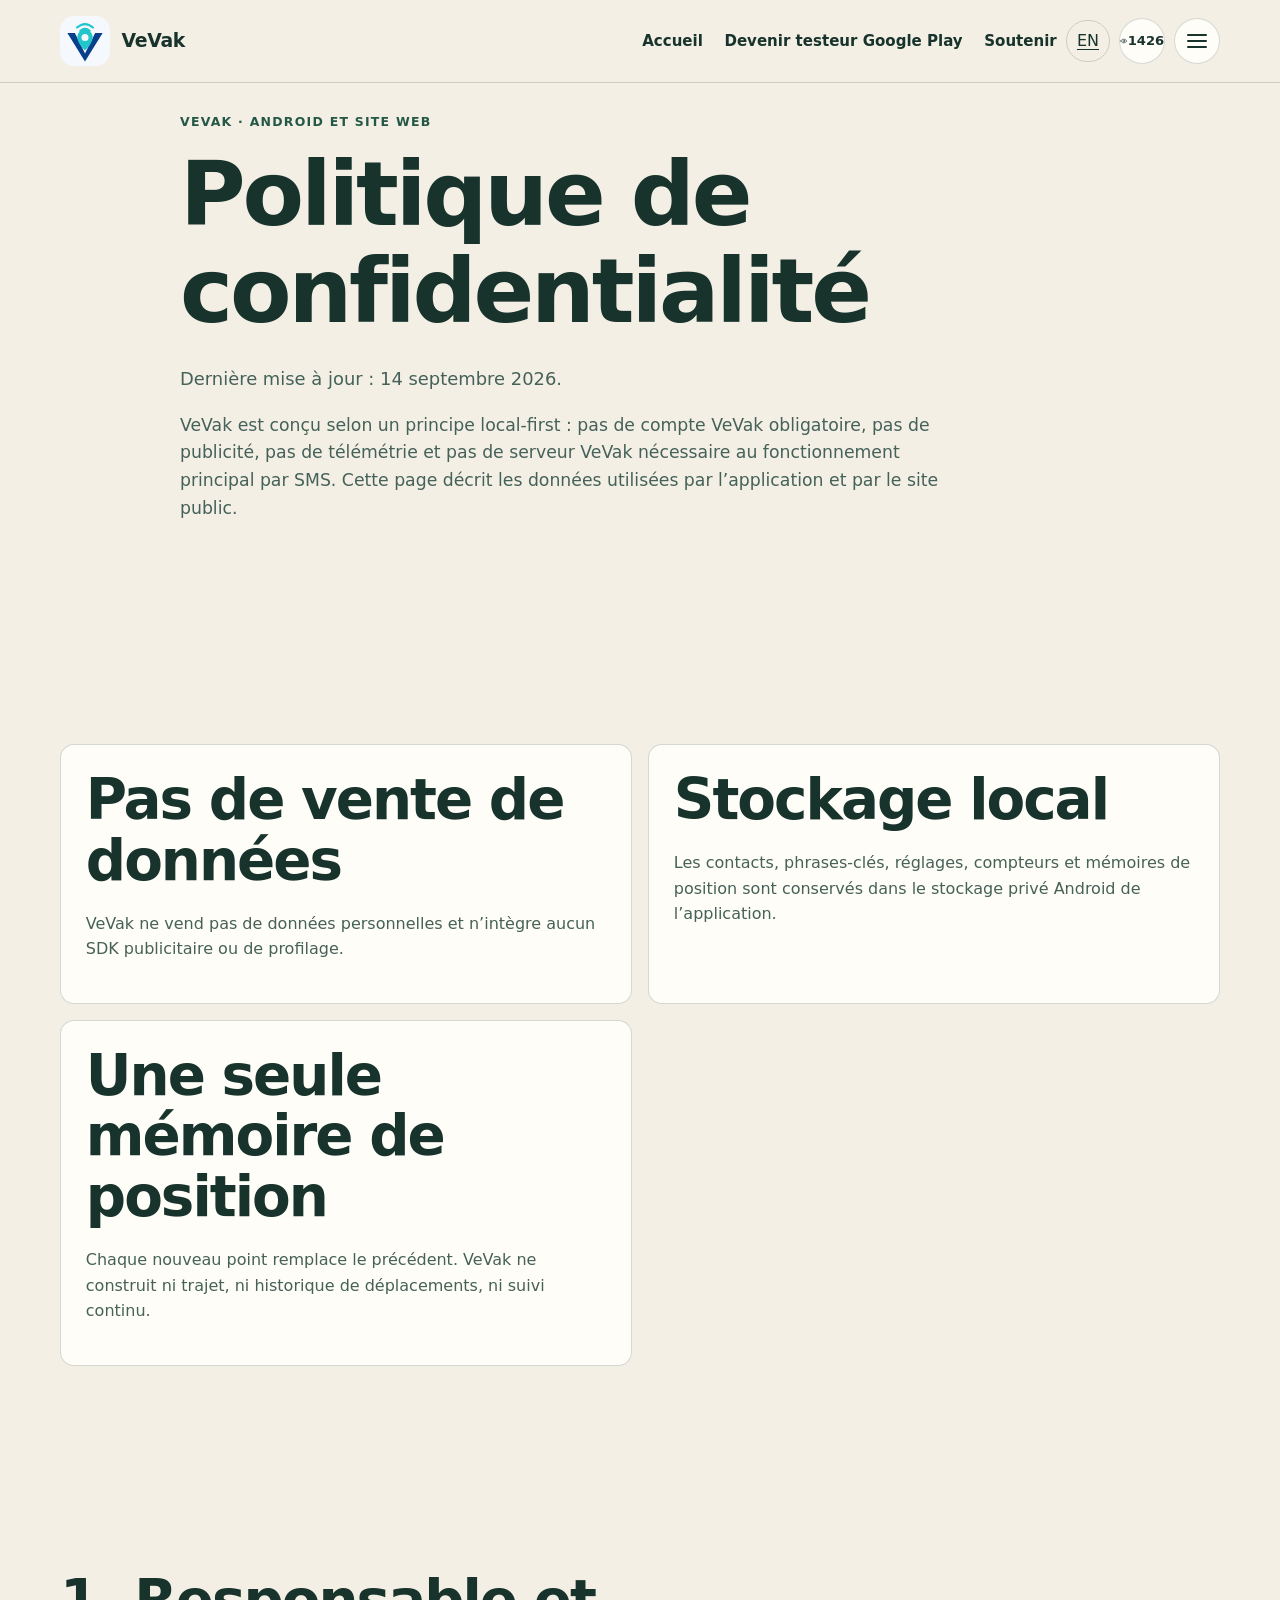
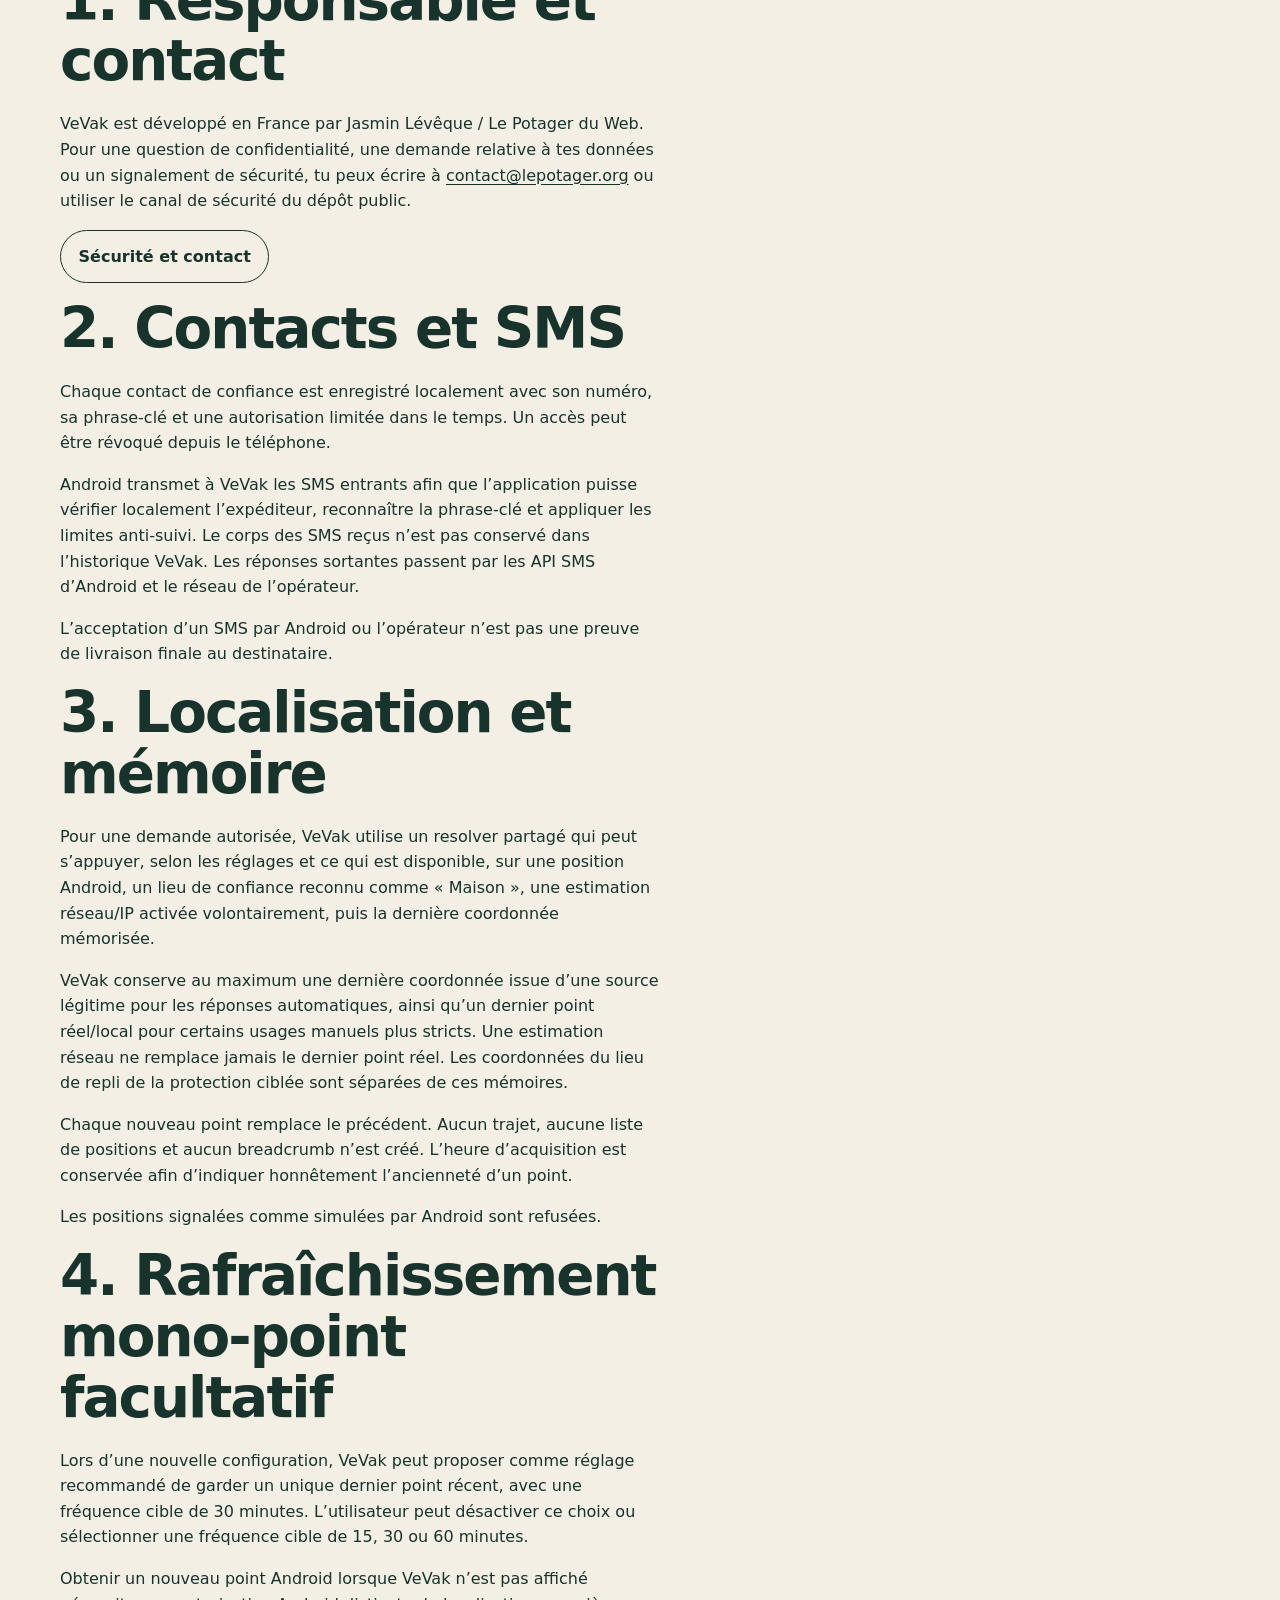
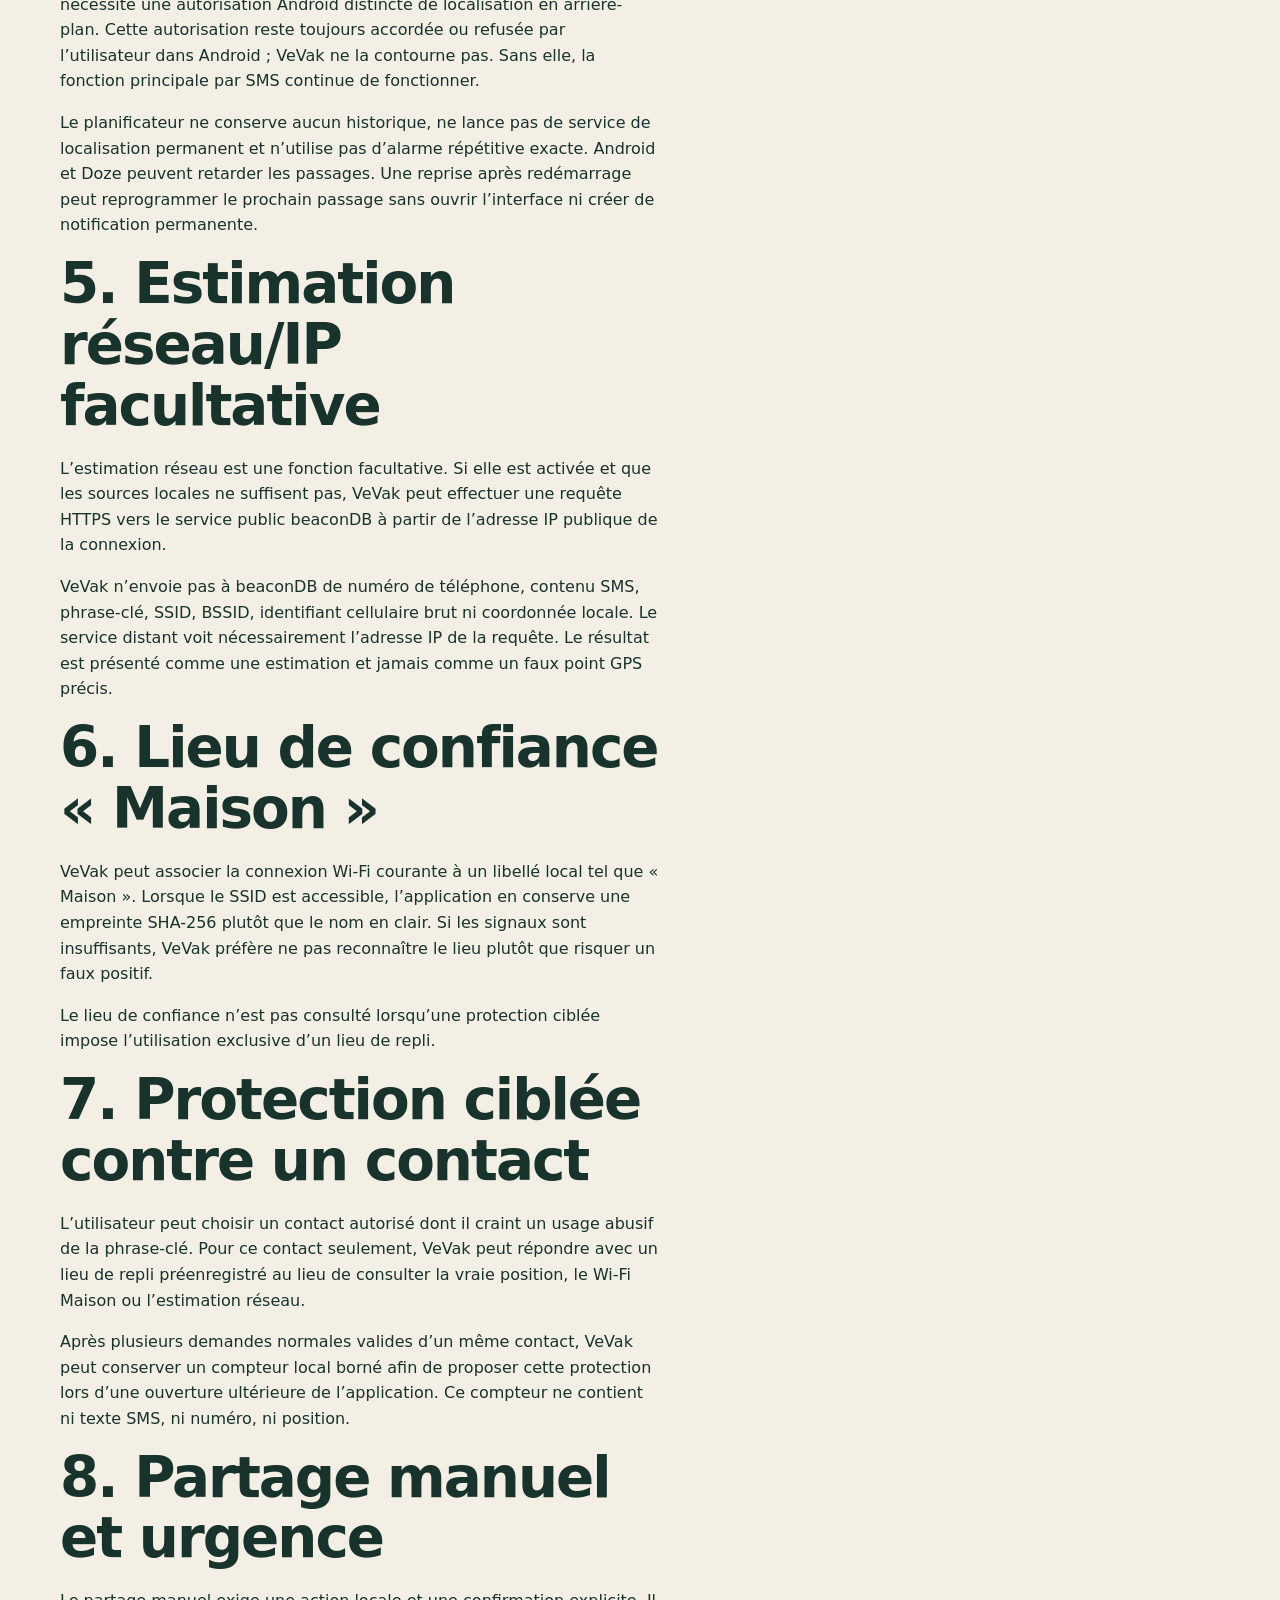
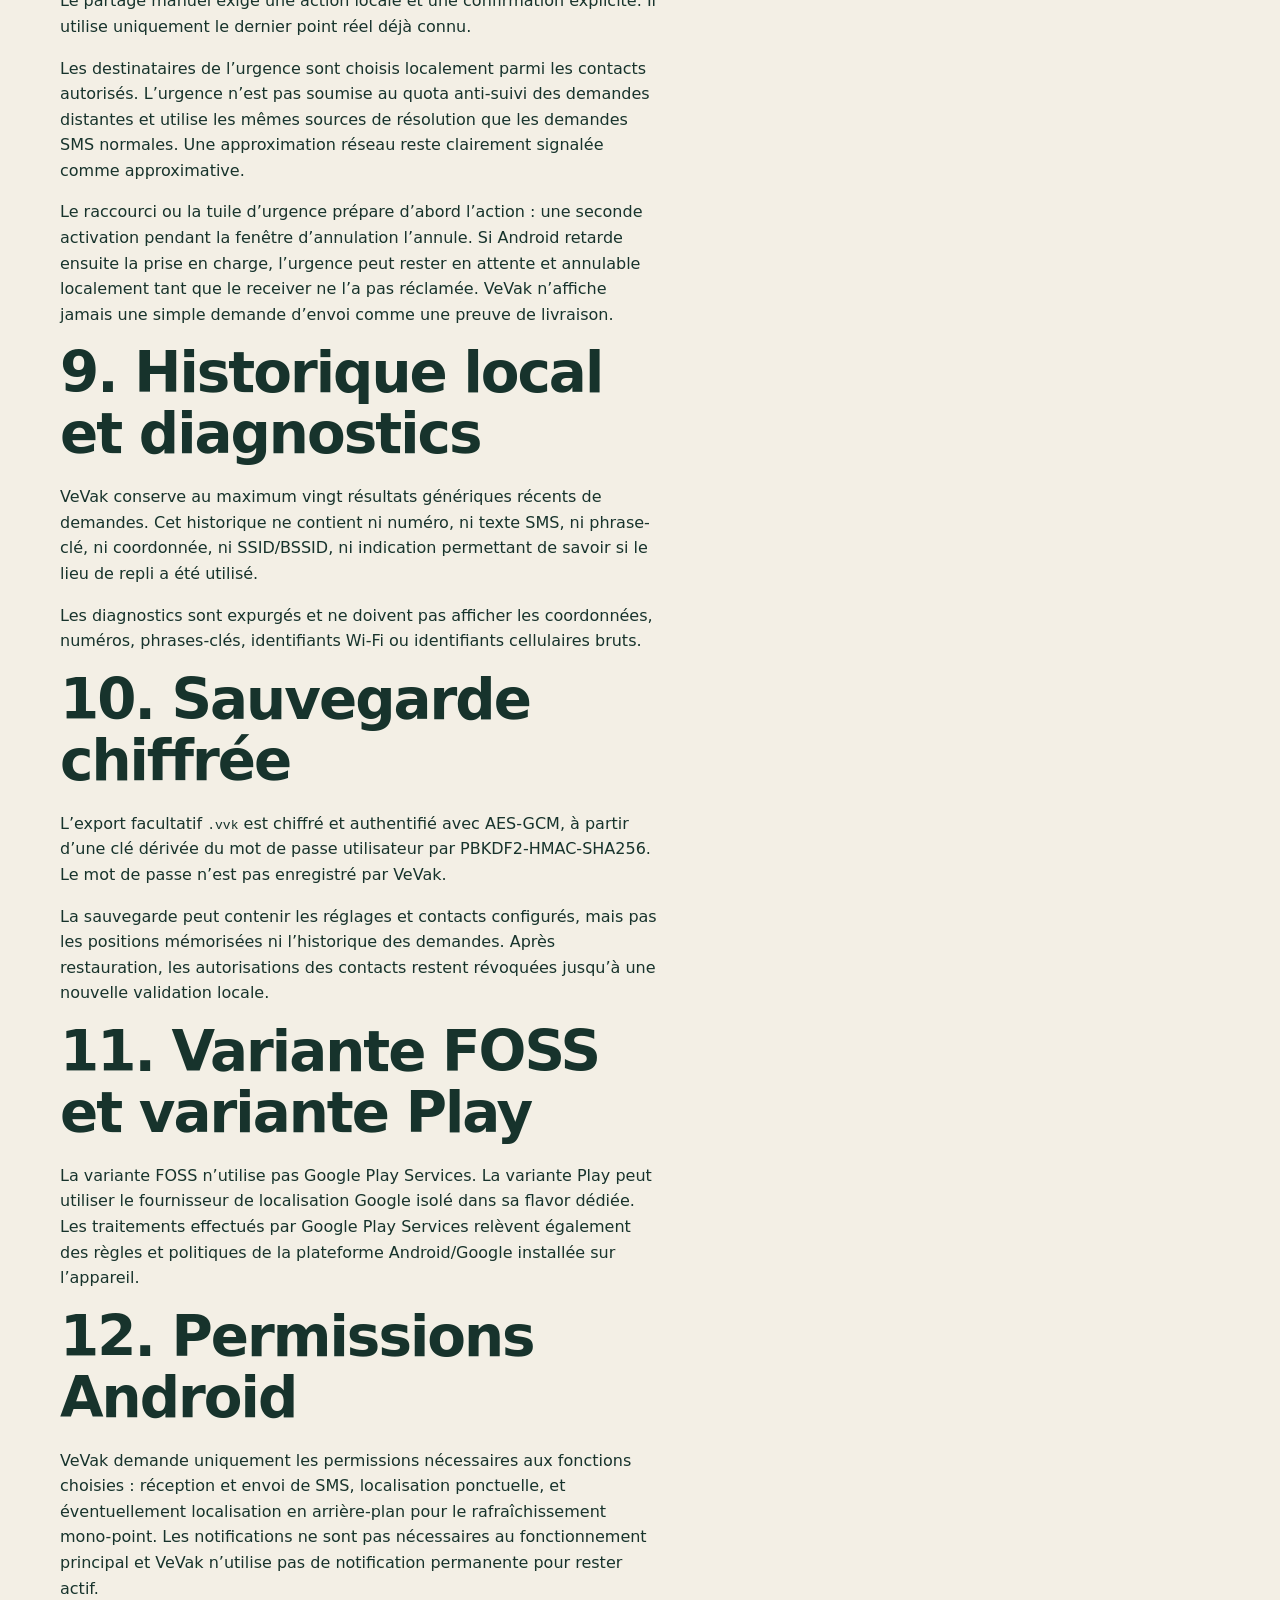
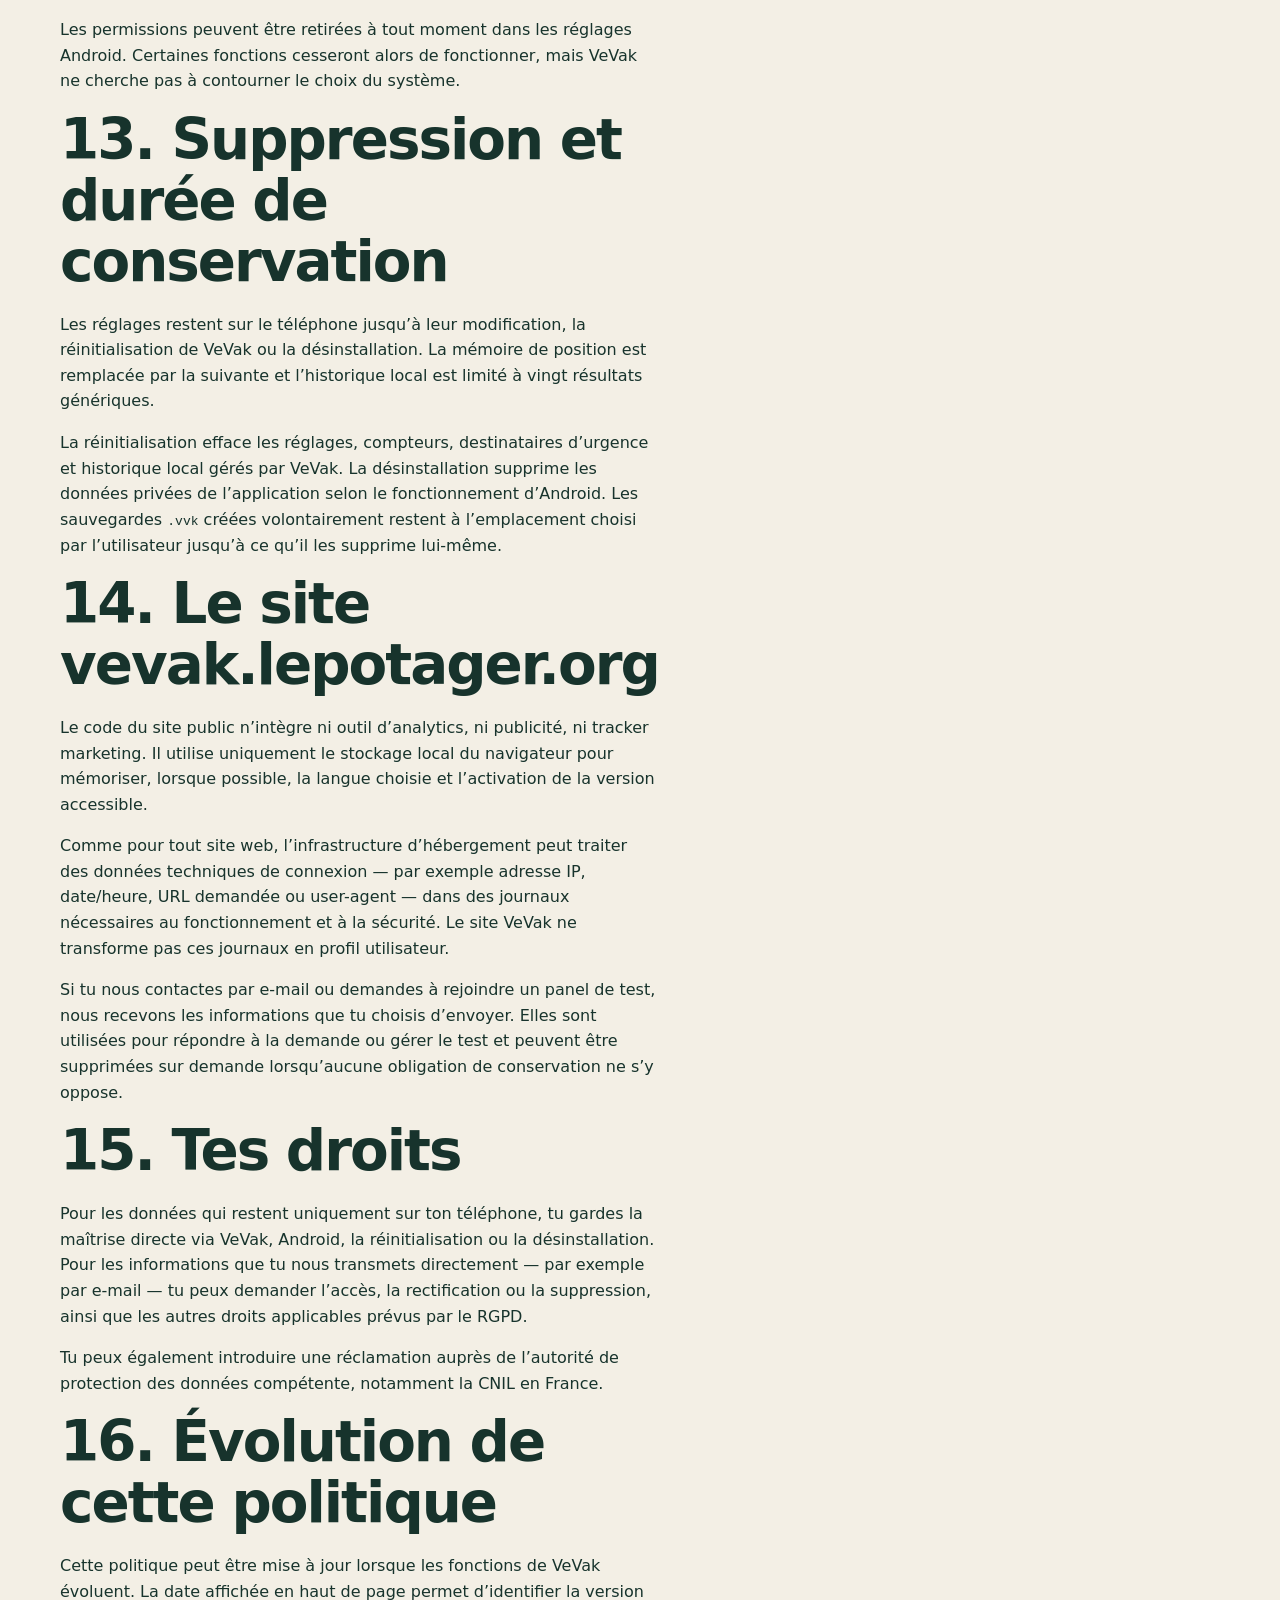
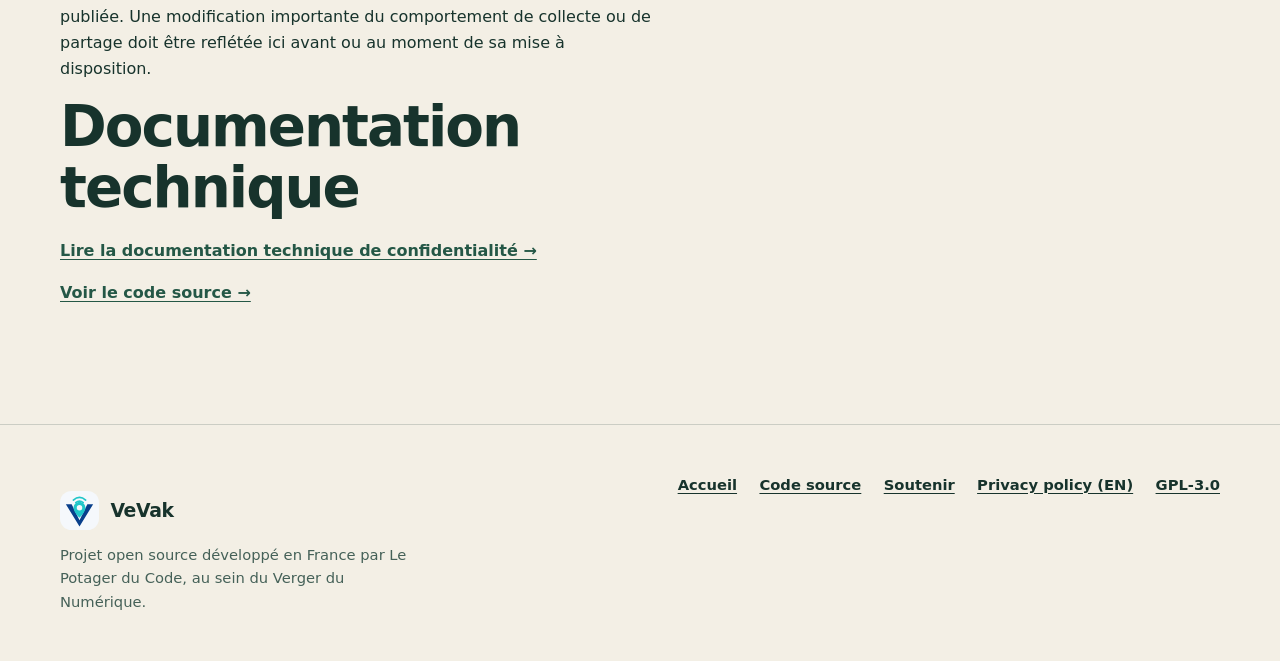
<file: confidentialite/index.html>
<!doctype html>
<html lang="fr">
<head>
  <meta charset="utf-8">
  <meta name="viewport" content="width=device-width, initial-scale=1">
  <meta name="theme-color" content="#17332c">
  <meta name="description" content="Politique de confidentialité de VeVak : données locales, SMS, localisation, sauvegarde, services facultatifs et site web.">
  <title>Politique de confidentialité — VeVak</title>
  <link rel="canonical" href="https://vevak.lepotager.org/confidentialite/">
  <link rel="alternate" hreflang="fr" href="https://vevak.lepotager.org/confidentialite/">
  <link rel="alternate" hreflang="en" href="https://vevak.lepotager.org/en/privacy/">
  <link rel="icon" href="../assets/favicon.svg" type="image/svg+xml">
  <link rel="stylesheet" href="../assets/styles.css?v=20261029-eye">
  <script defer src="../assets/site.js?v=20261029-eye"></script>
</head>
<body data-lang="fr">
  <a class="skip-link" href="#main">Aller au contenu</a>
  <header class="site-header" data-site-header>
    <div class="wrap header-inner">
      <a class="brand" href="../" aria-label="VeVak, accueil">
        <span class="brand-mark" aria-hidden="true">V</span>
        <span class="brand-copy"><strong>VeVak</strong><small>par Le Potager du Web</small></span>
      </a>
      <div class="header-actions">
        <nav class="nav" id="vevak-navigation" data-site-nav data-open="false" aria-label="Navigation principale">
          <a href="../">Accueil</a>
          <a href="../#devenir-testeur">Devenir testeur Google Play</a>
          <a href="../soutenir/">Soutenir</a>
        </nav>
        <a class="lang-link" data-lang-choice="en" href="../en/privacy/" lang="en">EN</a>
        <button class="a11y-toggle" type="button" data-vevak-accessibility-toggle aria-pressed="false">Version accessible</button>
        <button class="menu-toggle" type="button" data-site-menu-toggle aria-expanded="false" aria-controls="vevak-navigation" aria-label="Ouvrir le menu">
          <span aria-hidden="true"></span><span aria-hidden="true"></span><span aria-hidden="true"></span>
        </button>
      </div>
    </div>
  </header>

  <main id="main">
    <section class="section compact">
      <div class="wrap statement">
        <p class="kicker">VeVak · Android et site web</p>
        <h1>Politique de confidentialité</h1>
        <p class="lead-small">Dernière mise à jour : 14 septembre 2026.</p>
        <p>VeVak est conçu selon un principe local-first : pas de compte VeVak obligatoire, pas de publicité, pas de télémétrie et pas de serveur VeVak nécessaire au fonctionnement principal par SMS. Cette page décrit les données utilisées par l’application et par le site public.</p>
      </div>
    </section>

    <section class="section">
      <div class="wrap">
        <div class="principle-grid">
          <article class="card"><h2>Pas de vente de données</h2><p>VeVak ne vend pas de données personnelles et n’intègre aucun SDK publicitaire ou de profilage.</p></article>
          <article class="card"><h2>Stockage local</h2><p>Les contacts, phrases-clés, réglages, compteurs et mémoires de position sont conservés dans le stockage privé Android de l’application.</p></article>
          <article class="card"><h2>Une seule mémoire de position</h2><p>Chaque nouveau point remplace le précédent. VeVak ne construit ni trajet, ni historique de déplacements, ni suivi continu.</p></article>
        </div>
      </div>
    </section>

    <section class="section">
      <div class="wrap split">
        <div>
          <h2>1. Responsable et contact</h2>
          <p>VeVak est développé en France par Jasmin Lévêque / Le Potager du Web. Pour une question de confidentialité, une demande relative à tes données ou un signalement de sécurité, tu peux écrire à <a href="mailto:contact@lepotager.org">contact@lepotager.org</a> ou utiliser le canal de sécurité du dépôt public.</p>
          <p><a class="button secondary" href="https://github.com/jasmin-abernathy/vevak/security">Sécurité et contact</a></p>

          <h2>2. Contacts et SMS</h2>
          <p>Chaque contact de confiance est enregistré localement avec son numéro, sa phrase-clé et une autorisation limitée dans le temps. Un accès peut être révoqué depuis le téléphone.</p>
          <p>Android transmet à VeVak les SMS entrants afin que l’application puisse vérifier localement l’expéditeur, reconnaître la phrase-clé et appliquer les limites anti-suivi. Le corps des SMS reçus n’est pas conservé dans l’historique VeVak. Les réponses sortantes passent par les API SMS d’Android et le réseau de l’opérateur.</p>
          <p>L’acceptation d’un SMS par Android ou l’opérateur n’est pas une preuve de livraison finale au destinataire.</p>

          <h2>3. Localisation et mémoire</h2>
          <p>Pour une demande autorisée, VeVak utilise un resolver partagé qui peut s’appuyer, selon les réglages et ce qui est disponible, sur une position Android, un lieu de confiance reconnu comme « Maison », une estimation réseau/IP activée volontairement, puis la dernière coordonnée mémorisée.</p>
          <p>VeVak conserve au maximum une dernière coordonnée issue d’une source légitime pour les réponses automatiques, ainsi qu’un dernier point réel/local pour certains usages manuels plus stricts. Une estimation réseau ne remplace jamais le dernier point réel. Les coordonnées du lieu de repli de la protection ciblée sont séparées de ces mémoires.</p>
          <p>Chaque nouveau point remplace le précédent. Aucun trajet, aucune liste de positions et aucun breadcrumb n’est créé. L’heure d’acquisition est conservée afin d’indiquer honnêtement l’ancienneté d’un point.</p>
          <p>Les positions signalées comme simulées par Android sont refusées.</p>

          <h2>4. Rafraîchissement mono-point facultatif</h2>
          <p>Lors d’une nouvelle configuration, VeVak peut proposer comme réglage recommandé de garder un unique dernier point récent, avec une fréquence cible de 30 minutes. L’utilisateur peut désactiver ce choix ou sélectionner une fréquence cible de 15, 30 ou 60 minutes.</p>
          <p>Obtenir un nouveau point Android lorsque VeVak n’est pas affiché nécessite une autorisation Android distincte de localisation en arrière-plan. Cette autorisation reste toujours accordée ou refusée par l’utilisateur dans Android ; VeVak ne la contourne pas. Sans elle, la fonction principale par SMS continue de fonctionner.</p>
          <p>Le planificateur ne conserve aucun historique, ne lance pas de service de localisation permanent et n’utilise pas d’alarme répétitive exacte. Android et Doze peuvent retarder les passages. Une reprise après redémarrage peut reprogrammer le prochain passage sans ouvrir l’interface ni créer de notification permanente.</p>

          <h2>5. Estimation réseau/IP facultative</h2>
          <p>L’estimation réseau est une fonction facultative. Si elle est activée et que les sources locales ne suffisent pas, VeVak peut effectuer une requête HTTPS vers le service public beaconDB à partir de l’adresse IP publique de la connexion.</p>
          <p>VeVak n’envoie pas à beaconDB de numéro de téléphone, contenu SMS, phrase-clé, SSID, BSSID, identifiant cellulaire brut ni coordonnée locale. Le service distant voit nécessairement l’adresse IP de la requête. Le résultat est présenté comme une estimation et jamais comme un faux point GPS précis.</p>

          <h2>6. Lieu de confiance « Maison »</h2>
          <p>VeVak peut associer la connexion Wi-Fi courante à un libellé local tel que « Maison ». Lorsque le SSID est accessible, l’application en conserve une empreinte SHA-256 plutôt que le nom en clair. Si les signaux sont insuffisants, VeVak préfère ne pas reconnaître le lieu plutôt que risquer un faux positif.</p>
          <p>Le lieu de confiance n’est pas consulté lorsqu’une protection ciblée impose l’utilisation exclusive d’un lieu de repli.</p>

          <h2>7. Protection ciblée contre un contact</h2>
          <p>L’utilisateur peut choisir un contact autorisé dont il craint un usage abusif de la phrase-clé. Pour ce contact seulement, VeVak peut répondre avec un lieu de repli préenregistré au lieu de consulter la vraie position, le Wi-Fi Maison ou l’estimation réseau.</p>
          <p>Après plusieurs demandes normales valides d’un même contact, VeVak peut conserver un compteur local borné afin de proposer cette protection lors d’une ouverture ultérieure de l’application. Ce compteur ne contient ni texte SMS, ni numéro, ni position.</p>

          <h2>8. Partage manuel et urgence</h2>
          <p>Le partage manuel exige une action locale et une confirmation explicite. Il utilise uniquement le dernier point réel déjà connu.</p>
          <p>Les destinataires de l’urgence sont choisis localement parmi les contacts autorisés. L’urgence n’est pas soumise au quota anti-suivi des demandes distantes et utilise les mêmes sources de résolution que les demandes SMS normales. Une approximation réseau reste clairement signalée comme approximative.</p>
          <p>Le raccourci ou la tuile d’urgence prépare d’abord l’action : une seconde activation pendant la fenêtre d’annulation l’annule. Si Android retarde ensuite la prise en charge, l’urgence peut rester en attente et annulable localement tant que le receiver ne l’a pas réclamée. VeVak n’affiche jamais une simple demande d’envoi comme une preuve de livraison.</p>

          <h2>9. Historique local et diagnostics</h2>
          <p>VeVak conserve au maximum vingt résultats génériques récents de demandes. Cet historique ne contient ni numéro, ni texte SMS, ni phrase-clé, ni coordonnée, ni SSID/BSSID, ni indication permettant de savoir si le lieu de repli a été utilisé.</p>
          <p>Les diagnostics sont expurgés et ne doivent pas afficher les coordonnées, numéros, phrases-clés, identifiants Wi-Fi ou identifiants cellulaires bruts.</p>

          <h2>10. Sauvegarde chiffrée</h2>
          <p>L’export facultatif <code>.vvk</code> est chiffré et authentifié avec AES-GCM, à partir d’une clé dérivée du mot de passe utilisateur par PBKDF2-HMAC-SHA256. Le mot de passe n’est pas enregistré par VeVak.</p>
          <p>La sauvegarde peut contenir les réglages et contacts configurés, mais pas les positions mémorisées ni l’historique des demandes. Après restauration, les autorisations des contacts restent révoquées jusqu’à une nouvelle validation locale.</p>

          <h2>11. Variante FOSS et variante Play</h2>
          <p>La variante FOSS n’utilise pas Google Play Services. La variante Play peut utiliser le fournisseur de localisation Google isolé dans sa flavor dédiée. Les traitements effectués par Google Play Services relèvent également des règles et politiques de la plateforme Android/Google installée sur l’appareil.</p>

          <h2>12. Permissions Android</h2>
          <p>VeVak demande uniquement les permissions nécessaires aux fonctions choisies : réception et envoi de SMS, localisation ponctuelle, et éventuellement localisation en arrière-plan pour le rafraîchissement mono-point. Les notifications ne sont pas nécessaires au fonctionnement principal et VeVak n’utilise pas de notification permanente pour rester actif.</p>
          <p>Les permissions peuvent être retirées à tout moment dans les réglages Android. Certaines fonctions cesseront alors de fonctionner, mais VeVak ne cherche pas à contourner le choix du système.</p>

          <h2>13. Suppression et durée de conservation</h2>
          <p>Les réglages restent sur le téléphone jusqu’à leur modification, la réinitialisation de VeVak ou la désinstallation. La mémoire de position est remplacée par la suivante et l’historique local est limité à vingt résultats génériques.</p>
          <p>La réinitialisation efface les réglages, compteurs, destinataires d’urgence et historique local gérés par VeVak. La désinstallation supprime les données privées de l’application selon le fonctionnement d’Android. Les sauvegardes <code>.vvk</code> créées volontairement restent à l’emplacement choisi par l’utilisateur jusqu’à ce qu’il les supprime lui-même.</p>

          <h2>14. Le site vevak.lepotager.org</h2>
          <p>Le code du site public n’intègre ni outil d’analytics, ni publicité, ni tracker marketing. Il utilise uniquement le stockage local du navigateur pour mémoriser, lorsque possible, la langue choisie et l’activation de la version accessible.</p>
          <p>Comme pour tout site web, l’infrastructure d’hébergement peut traiter des données techniques de connexion — par exemple adresse IP, date/heure, URL demandée ou user-agent — dans des journaux nécessaires au fonctionnement et à la sécurité. Le site VeVak ne transforme pas ces journaux en profil utilisateur.</p>
          <p>Si tu nous contactes par e-mail ou demandes à rejoindre un panel de test, nous recevons les informations que tu choisis d’envoyer. Elles sont utilisées pour répondre à la demande ou gérer le test et peuvent être supprimées sur demande lorsqu’aucune obligation de conservation ne s’y oppose.</p>

          <h2>15. Tes droits</h2>
          <p>Pour les données qui restent uniquement sur ton téléphone, tu gardes la maîtrise directe via VeVak, Android, la réinitialisation ou la désinstallation. Pour les informations que tu nous transmets directement — par exemple par e-mail — tu peux demander l’accès, la rectification ou la suppression, ainsi que les autres droits applicables prévus par le RGPD.</p>
          <p>Tu peux également introduire une réclamation auprès de l’autorité de protection des données compétente, notamment la CNIL en France.</p>

          <h2>16. Évolution de cette politique</h2>
          <p>Cette politique peut être mise à jour lorsque les fonctions de VeVak évoluent. La date affichée en haut de page permet d’identifier la version publiée. Une modification importante du comportement de collecte ou de partage doit être reflétée ici avant ou au moment de sa mise à disposition.</p>

          <h2>Documentation technique</h2>
          <p><a class="text-link" href="https://github.com/jasmin-abernathy/vevak/blob/main/PRIVACY.md">Lire la documentation technique de confidentialité →</a></p>
          <p><a class="text-link" href="https://github.com/jasmin-abernathy/vevak">Voir le code source →</a></p>
        </div>
      </div>
    </section>
  </main>

  <footer class="site-footer">
    <div class="wrap footer-grid">
      <div>
        <a class="brand footer-brand" href="../"><span class="brand-mark" aria-hidden="true">V</span><span>VeVak</span></a>
        <p>Projet open source développé en France par Le Potager du Code, au sein du Verger du Numérique.</p>
      </div>
      <div class="footer-links">
        <a href="../">Accueil</a>
        <a href="https://github.com/jasmin-abernathy/vevak">Code source</a>
        <a href="../soutenir/">Soutenir</a>
        <a href="../en/privacy/" lang="en">Privacy policy (EN)</a>
        <a href="https://github.com/jasmin-abernathy/vevak/blob/main/LICENSE">GPL-3.0</a>
      </div>
    </div>
  </footer>
</body>
</html>
</file>
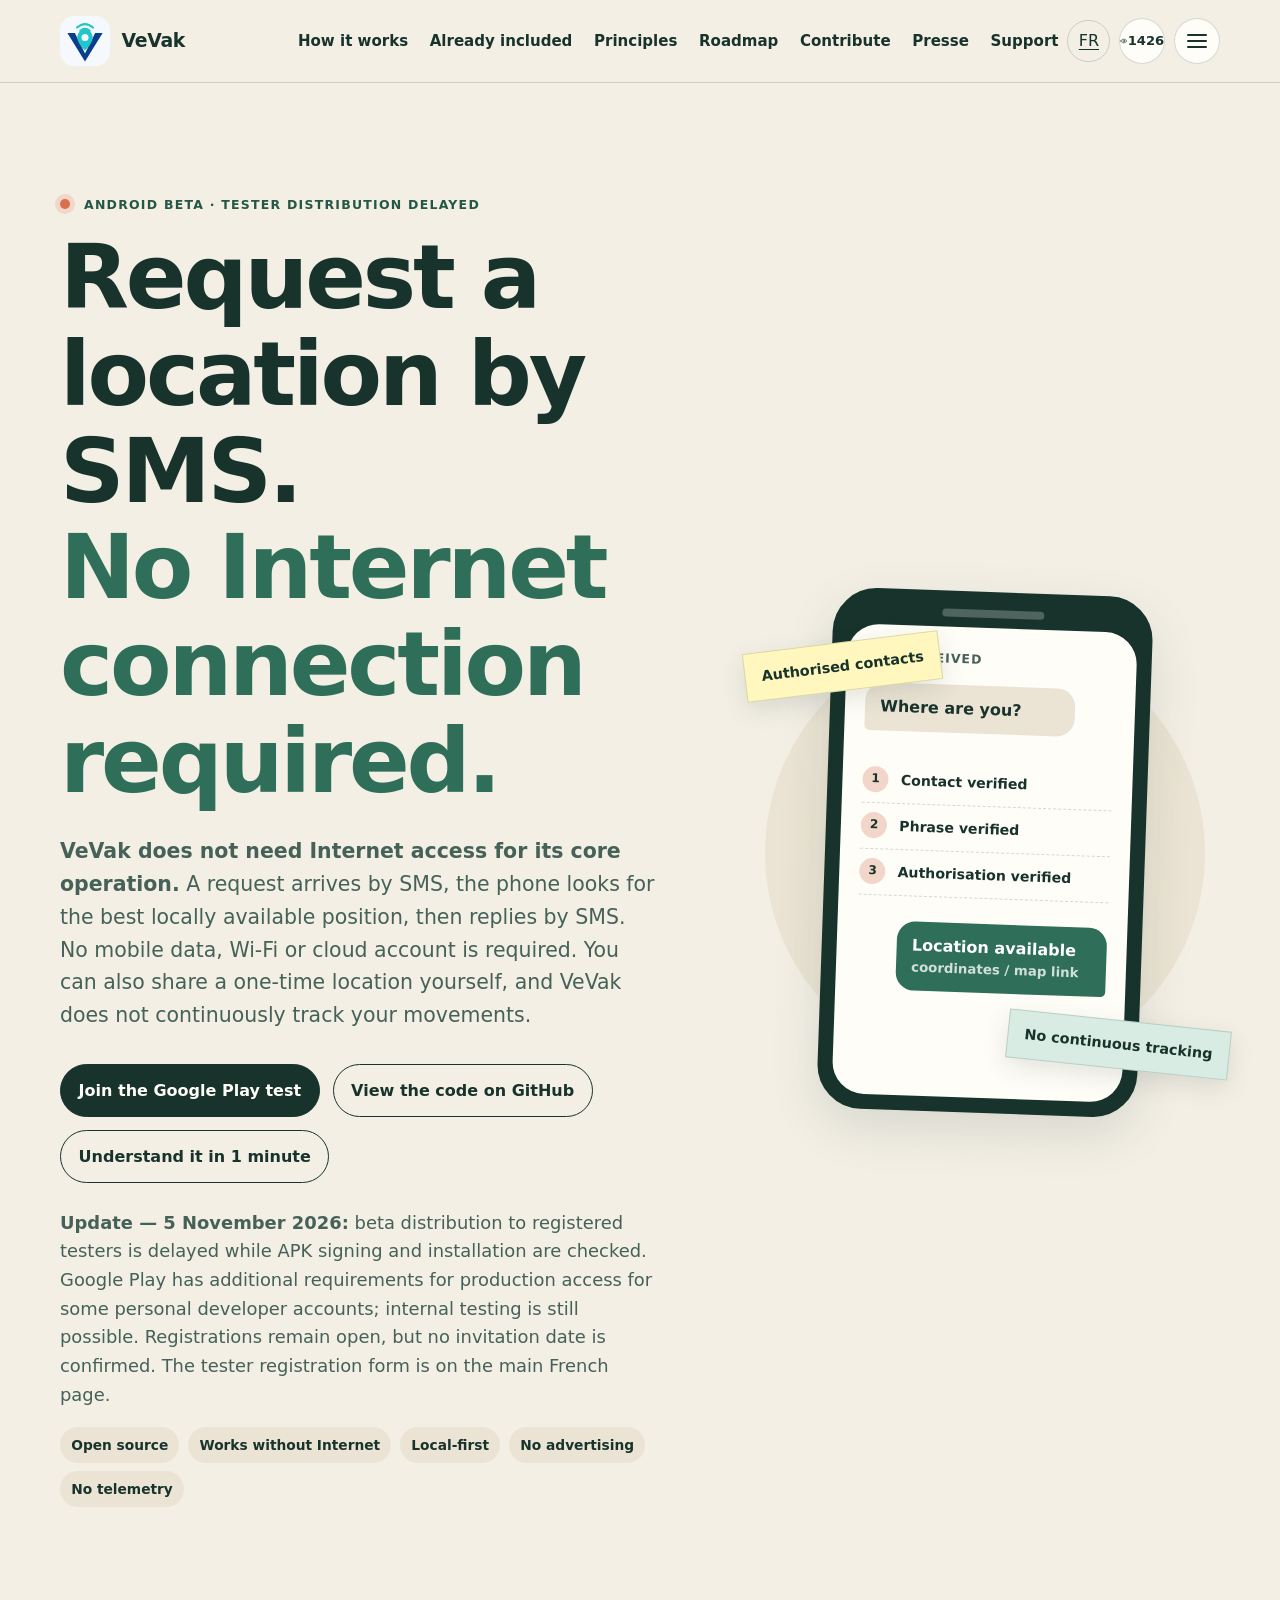
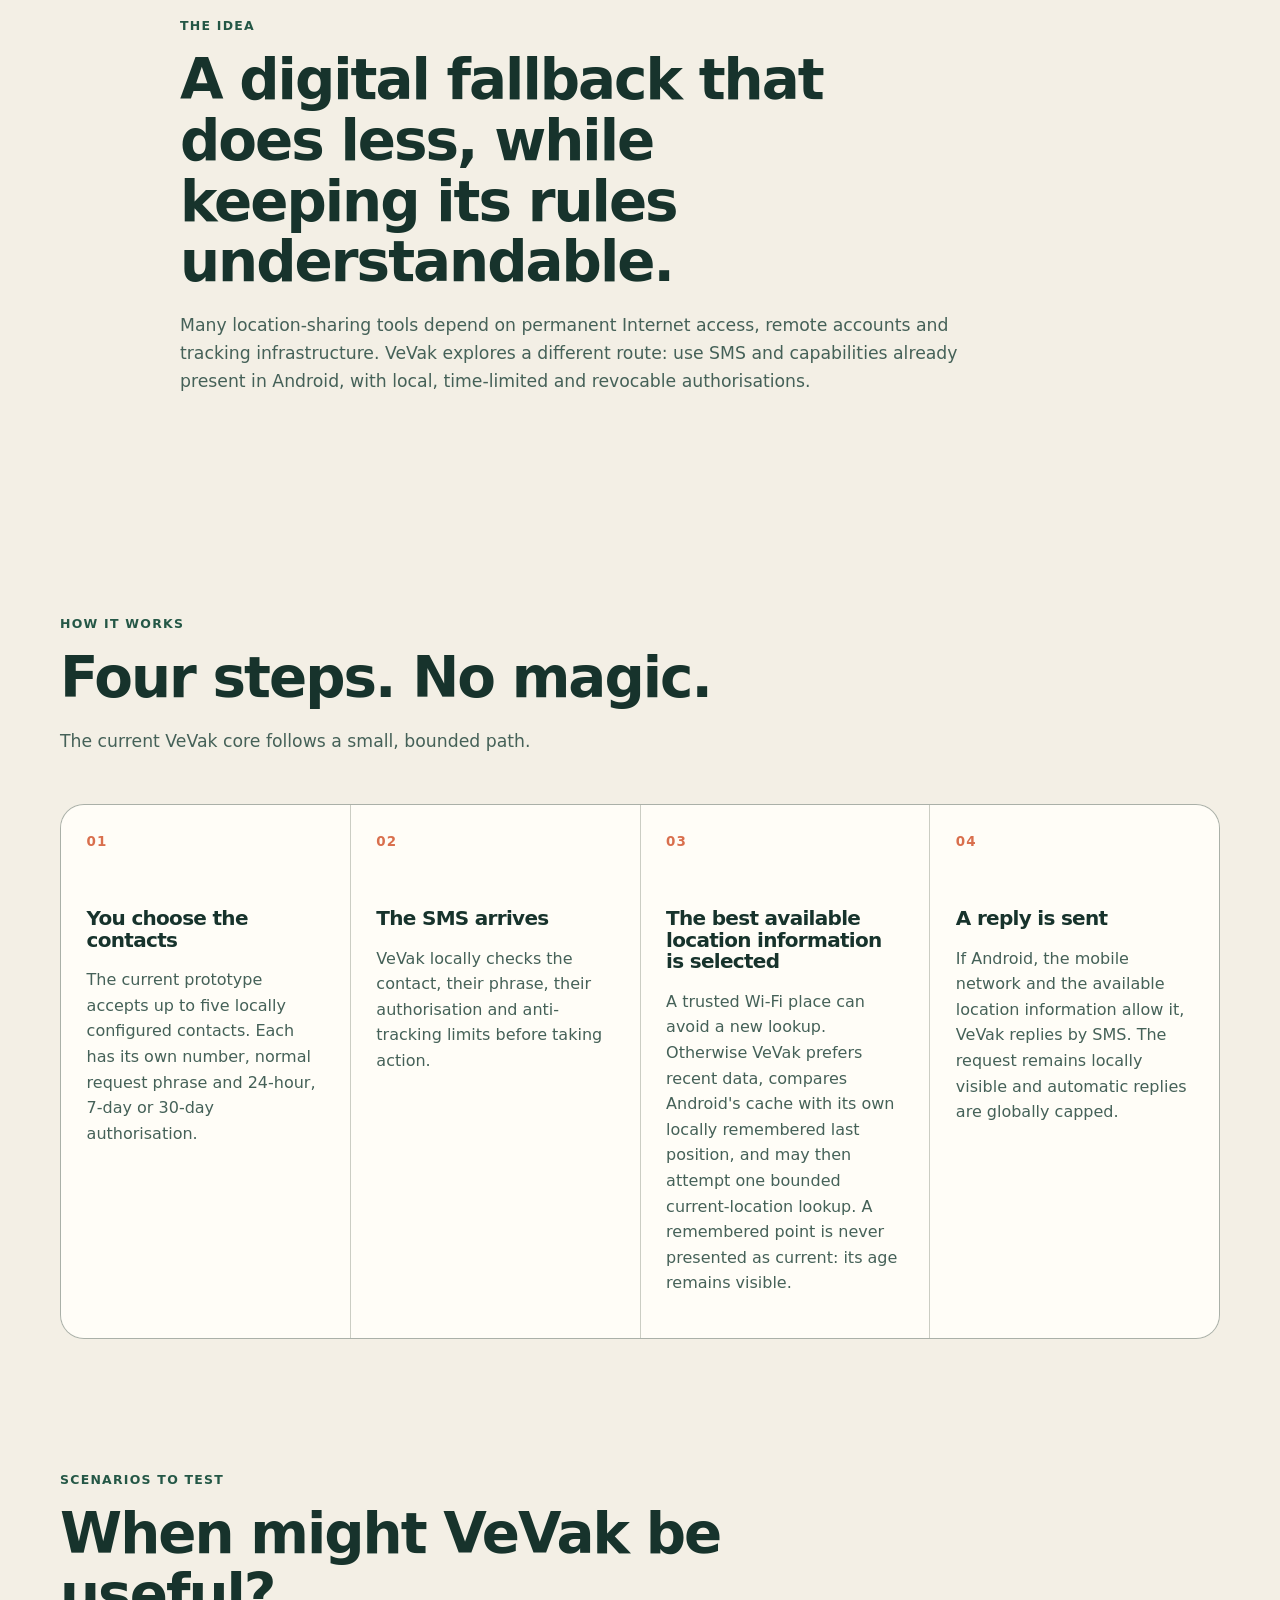
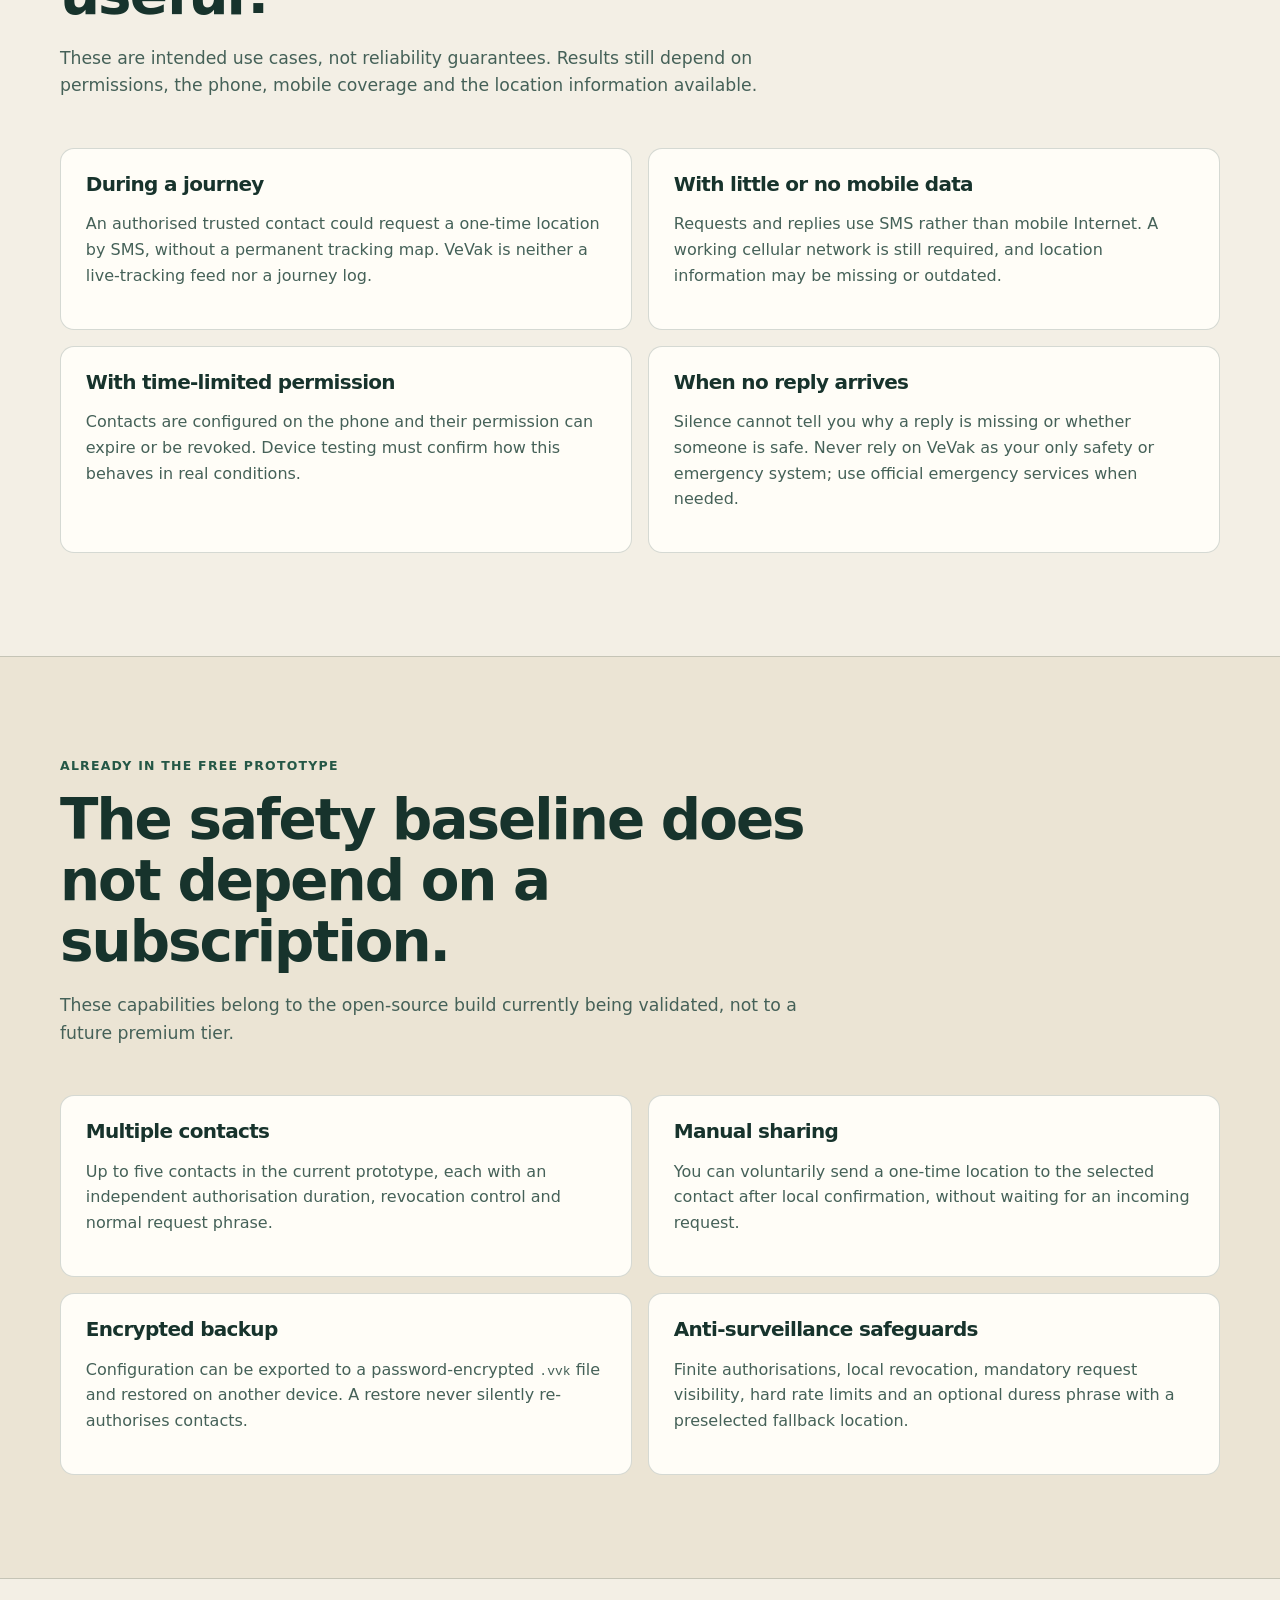
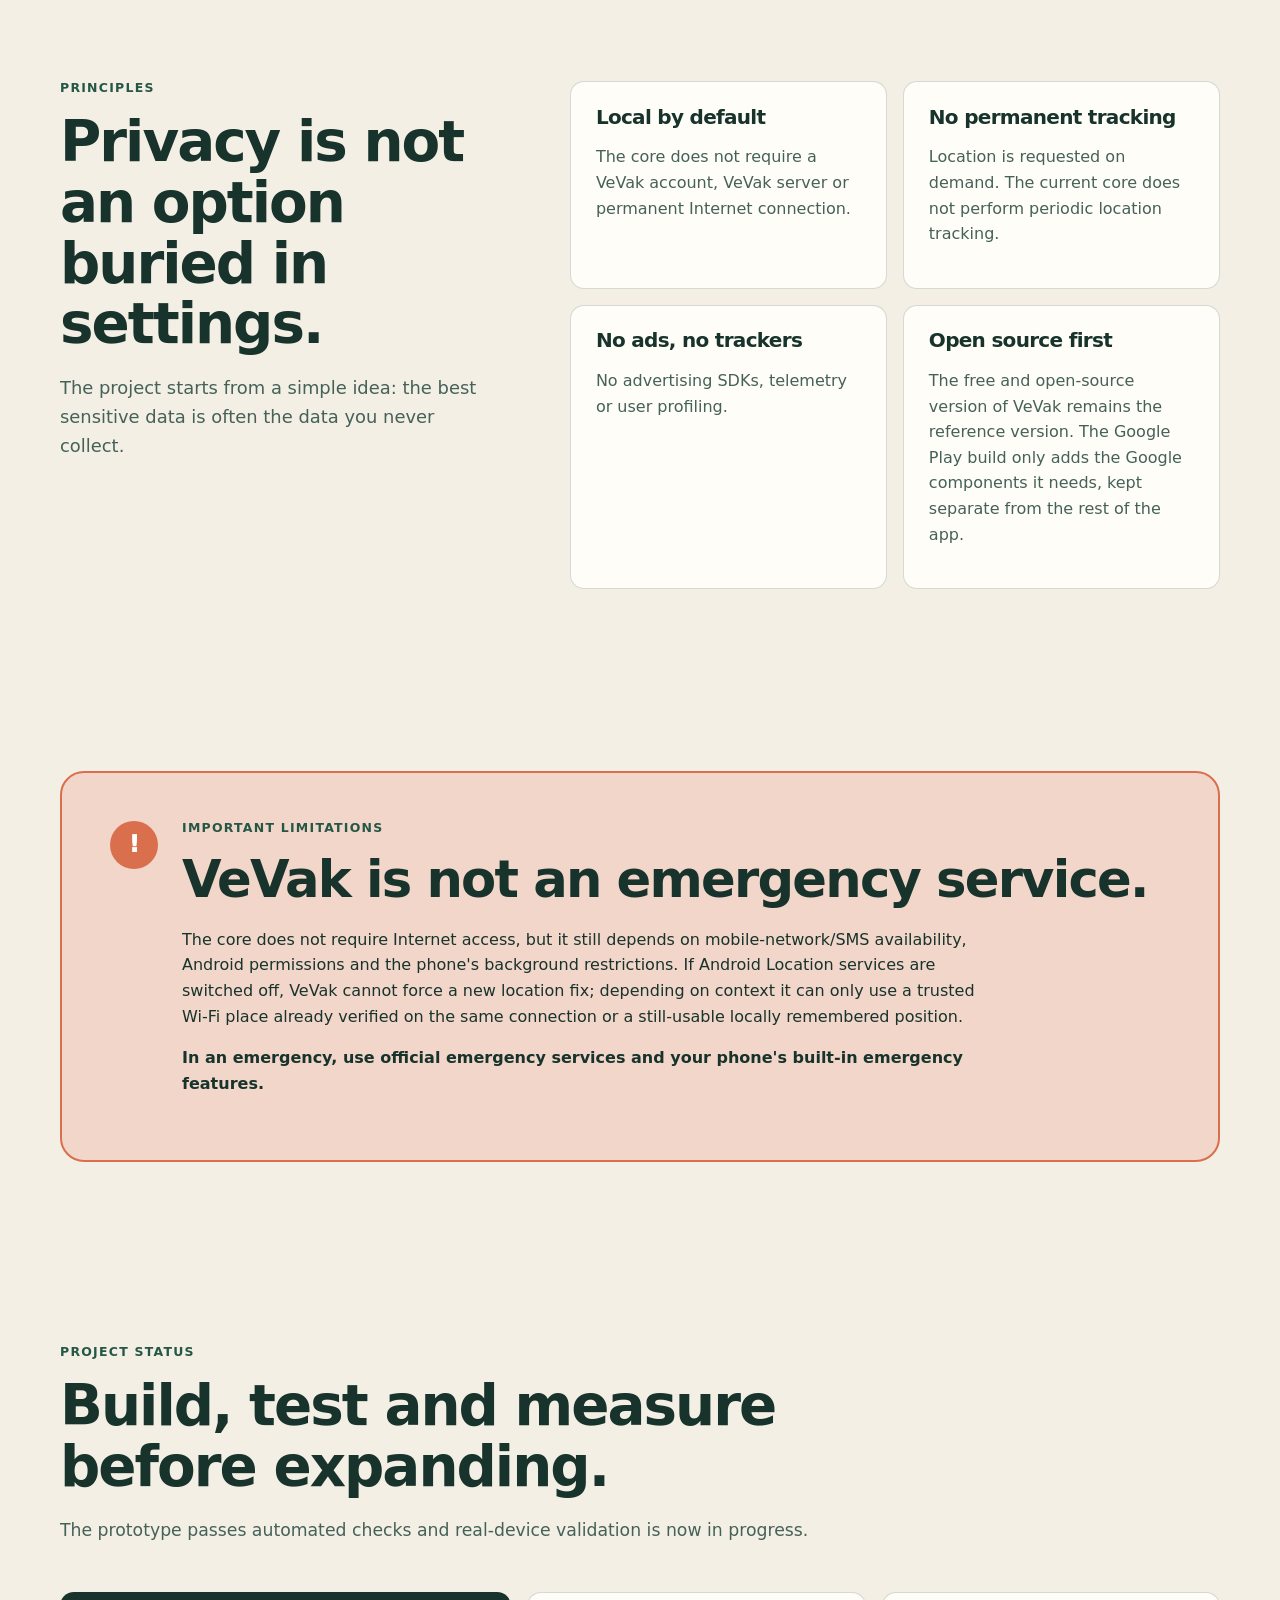
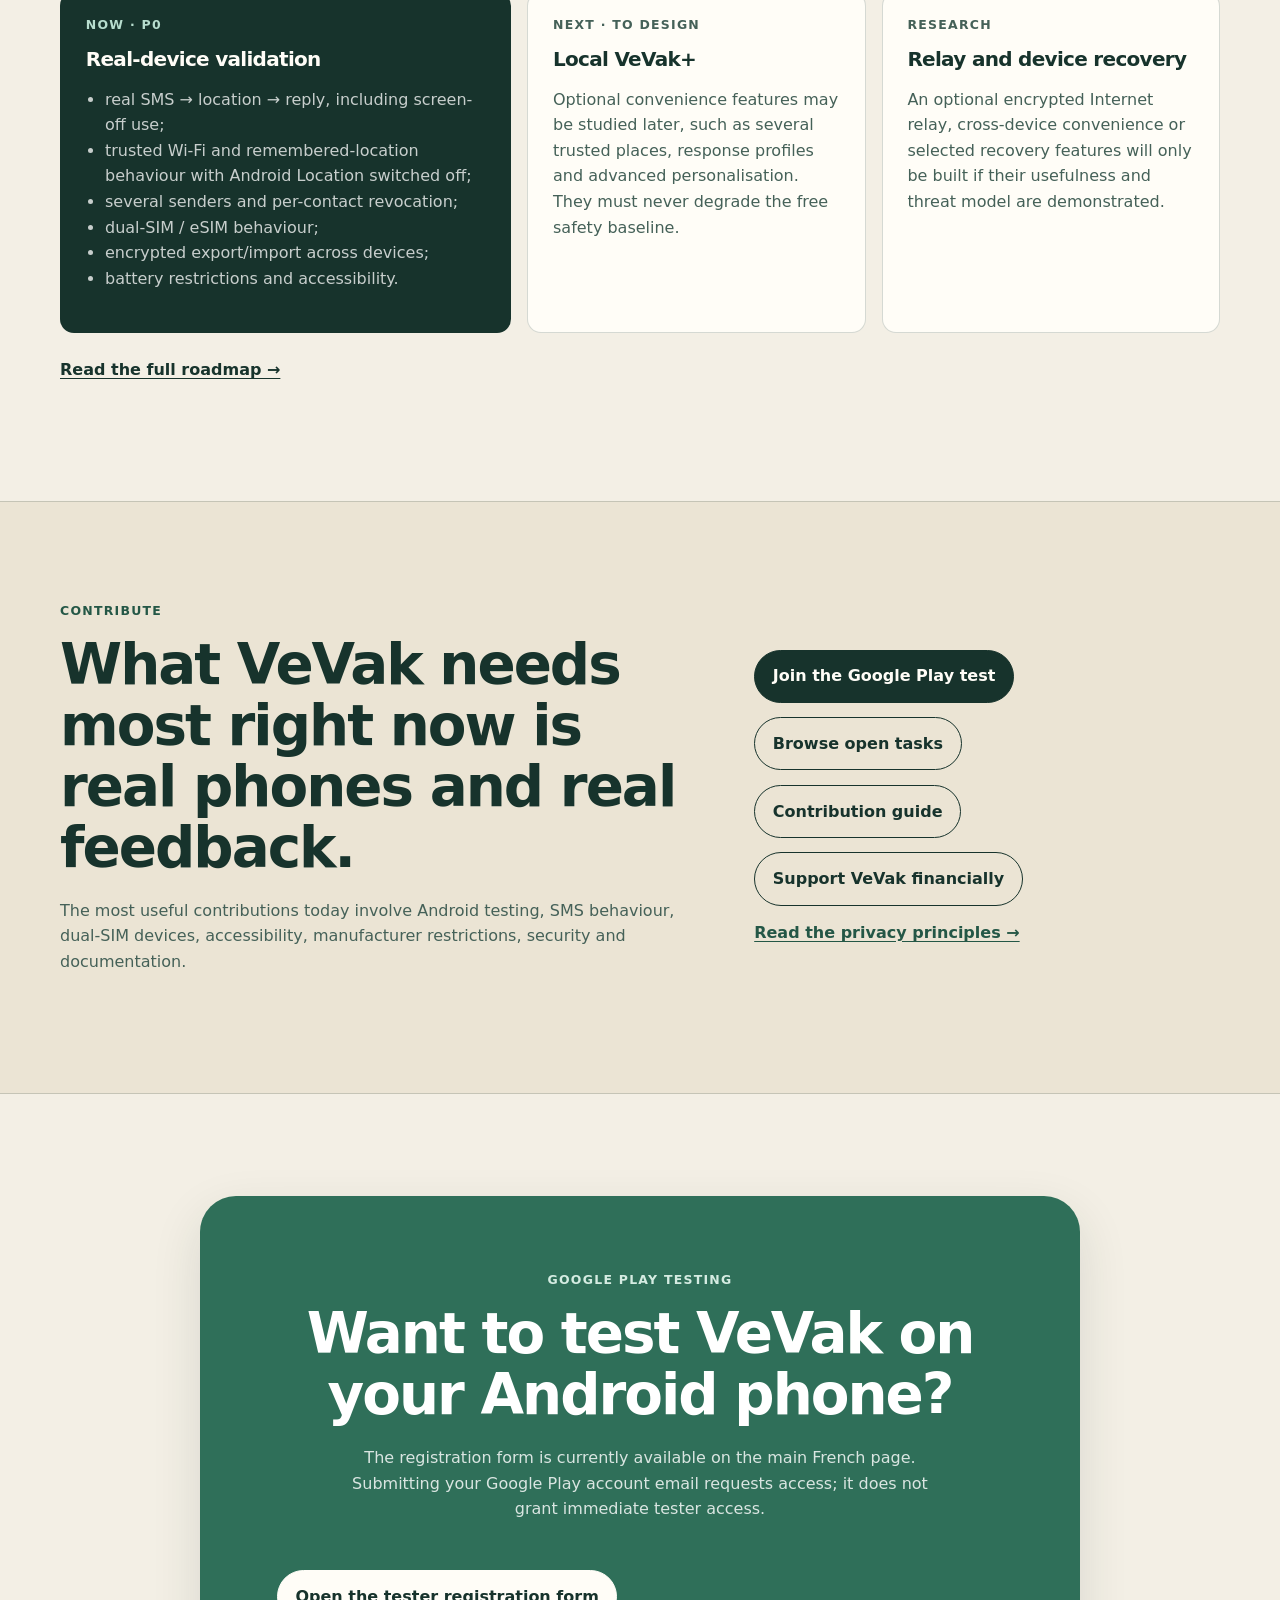
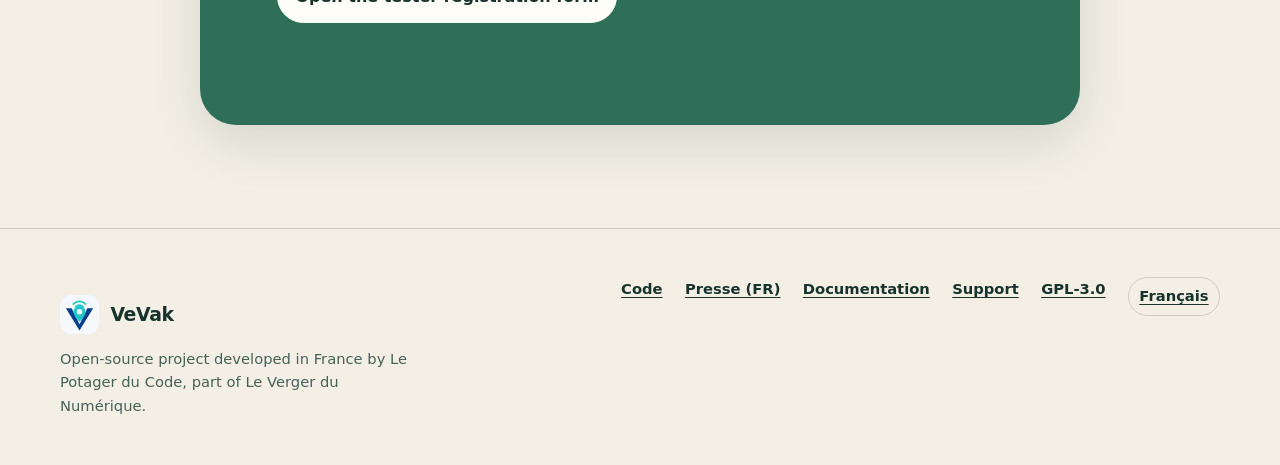
<file: en/index.html>
<!doctype html>
<html lang="en">
<head>
  <meta charset="utf-8">
  <meta name="viewport" content="width=device-width, initial-scale=1">
  <meta name="theme-color" content="#17332c">
  <meta name="description" content="VeVak is an open-source Android app for on-demand location by SMS whose core operation works without Internet access: multiple authorised contacts, local processing, manual sharing and encrypted backup.">
  <meta name="color-scheme" content="light">
  <title>VeVak — Location by SMS, under your control</title>
  <link rel="canonical" href="https://vevak.lepotager.org/en/">
  <link rel="icon" href="../assets/favicon.svg" type="image/svg+xml">
  <link rel="stylesheet" href="../assets/styles.css?v=20261029-eye">
  <link rel="stylesheet" href="../assets/header.css?v=20260918-a11y-v2" data-vevak-common-header>
  <link rel="alternate" hreflang="fr" href="https://vevak.lepotager.org/">
  <link rel="alternate" hreflang="en" href="https://vevak.lepotager.org/en/">
  <link rel="alternate" hreflang="x-default" href="https://vevak.lepotager.org/">
  <script>try{if(localStorage.getItem("vevak-accessible-mode")==="true")document.documentElement.dataset.vevakAccessible="true"}catch(e){}</script>
  <script defer src="../assets/site.js?v=20261109-seo"></script>
</head>
<body data-lang="en">
  <a class="skip-link" href="#main">Skip to content</a>

  <header class="site-header" data-site-header>
    <div class="wrap header-inner">
      <a class="brand" href="./" aria-label="VeVak home">
        <span class="brand-mark" aria-hidden="true">V</span>
        <span class="brand-copy"><strong>VeVak</strong></span>
      </a>
      <div class="header-actions">
        <nav class="nav" id="vevak-navigation" data-site-nav data-open="false" aria-label="Main navigation">
        <a href="#how">How it works</a>
        <a href="#included">Already included</a>
        <a href="#principles">Principles</a>
        <a href="#roadmap">Roadmap</a>
        <a href="#contribute">Contribute</a>
        <a href="/presse/" lang="fr">Presse</a>
        <a href="./support/">Support</a>
        </nav>
        <a class="lang-link" data-lang-choice="fr" href="../" lang="fr">FR</a>
        <button class="a11y-toggle header-icon-button" type="button" data-vevak-accessibility-toggle aria-pressed="false" aria-label="Accessible version" title="Accessible version">
          <svg viewBox="0 0 24 24" aria-hidden="true" focusable="false">
            <path d="M2 12s3.5-6 10-6 10 6 10 6-3.5 6-10 6S2 12 2 12Z" fill="none" stroke="currentColor" stroke-width="1.9" stroke-linecap="round" stroke-linejoin="round"></path>
            <circle cx="12" cy="12" r="3" fill="none" stroke="currentColor" stroke-width="1.9"></circle>
          </svg>
          <span class="header-visually-hidden" data-a11y-label>Accessible version</span>
        </button>
        <button class="menu-toggle" type="button" data-site-menu-toggle aria-expanded="false" aria-controls="vevak-navigation" aria-label="Open menu">
          <span aria-hidden="true"></span><span aria-hidden="true"></span><span aria-hidden="true"></span>
        </button>
      </div>
    </div>
  </header>

  <main id="main">
    <section class="hero">
      <div class="wrap hero-grid">
        <div class="hero-copy">
          <p class="eyebrow"><span class="status-dot"></span> Android beta · tester distribution delayed</p>
          <h1>Request a location by SMS.<br><span>No Internet connection required.</span></h1>
          <p class="lead"><strong>VeVak does not need Internet access for its core operation.</strong> A request arrives by SMS, the phone looks for the best locally available position, then replies by SMS. No mobile data, Wi-Fi or cloud account is required. You can also share a one-time location yourself, and VeVak does not continuously track your movements.</p>
          <div class="actions">
            <a class="button primary" href="../#devenir-testeur">Join the Google Play test</a>
            <a class="button secondary" href="https://github.com/jasmin-abernathy/vevak">View the code on GitHub</a>
            <a class="button secondary" href="#how">Understand it in 1 minute</a>
          </div>
          <p class="lead-small"><strong>Update — 5 November 2026:</strong> beta distribution to registered testers is delayed while APK signing and installation are checked. Google Play has additional requirements for production access for some personal developer accounts; internal testing is still possible. Registrations remain open, but no invitation date is confirmed. The tester registration form is on the main French page.</p>
          <ul class="chips" aria-label="Key principles">
            <li>Open source</li>
            <li>Works without Internet</li>
            <li>Local-first</li>
            <li>No advertising</li>
            <li>No telemetry</li>
          </ul>
        </div>

        <div class="hero-demo" aria-label="Illustration of how VeVak works">
          <div class="paper-note note-a">Authorised contacts</div>
          <div class="phone">
            <div class="phone-top" aria-hidden="true"></div>
            <div class="phone-screen">
              <p class="screen-label">SMS received</p>
              <div class="message incoming">Where are you?</div>
              <div class="flow-step"><span>1</span> Contact verified</div>
              <div class="flow-step"><span>2</span> Phrase verified</div>
              <div class="flow-step"><span>3</span> Authorisation verified</div>
              <div class="message outgoing">Location available<br><small>coordinates / map link</small></div>
            </div>
          </div>
          <div class="paper-note note-b">No continuous tracking</div>
        </div>
      </div>
    </section>

    <section class="section compact">
      <div class="wrap statement">
        <p class="kicker">The idea</p>
        <h2>A digital fallback that does less, while keeping its rules understandable.</h2>
        <p>Many location-sharing tools depend on permanent Internet access, remote accounts and tracking infrastructure. VeVak explores a different route: use SMS and capabilities already present in Android, with local, time-limited and revocable authorisations.</p>
      </div>
    </section>

    <section class="section" id="how">
      <div class="wrap">
        <div class="section-heading">
          <p class="kicker">How it works</p>
          <h2>Four steps. No magic.</h2>
          <p>The current VeVak core follows a small, bounded path.</p>
        </div>
        <ol class="steps">
          <li><span class="step-number">01</span><h3>You choose the contacts</h3><p>The current prototype accepts up to five locally configured contacts. Each has its own number, normal request phrase and 24-hour, 7-day or 30-day authorisation.</p></li>
          <li><span class="step-number">02</span><h3>The SMS arrives</h3><p>VeVak locally checks the contact, their phrase, their authorisation and anti-tracking limits before taking action.</p></li>
          <li><span class="step-number">03</span><h3>The best available location information is selected</h3><p>A trusted Wi-Fi place can avoid a new lookup. Otherwise VeVak prefers recent data, compares Android's cache with its own locally remembered last position, and may then attempt one bounded current-location lookup. A remembered point is never presented as current: its age remains visible.</p></li>
          <li><span class="step-number">04</span><h3>A reply is sent</h3><p>If Android, the mobile network and the available location information allow it, VeVak replies by SMS. The request remains locally visible and automatic replies are globally capped.</p></li>
        </ol>
      </div>
    </section>

    <section class="section compact" id="examples" aria-labelledby="examples-title">
      <div class="wrap">
        <div class="section-heading">
          <p class="kicker">Scenarios to test</p>
          <h2 id="examples-title">When might VeVak be useful?</h2>
          <p>These are intended use cases, not reliability guarantees. Results still depend on permissions, the phone, mobile coverage and the location information available.</p>
        </div>
        <div class="principle-grid">
          <article class="card"><h3>During a journey</h3><p>An authorised trusted contact could request a one-time location by SMS, without a permanent tracking map. VeVak is neither a live-tracking feed nor a journey log.</p></article>
          <article class="card"><h3>With little or no mobile data</h3><p>Requests and replies use SMS rather than mobile Internet. A working cellular network is still required, and location information may be missing or outdated.</p></article>
          <article class="card"><h3>With time-limited permission</h3><p>Contacts are configured on the phone and their permission can expire or be revoked. Device testing must confirm how this behaves in real conditions.</p></article>
          <article class="card"><h3>When no reply arrives</h3><p>Silence cannot tell you why a reply is missing or whether someone is safe. Never rely on VeVak as your only safety or emergency system; use official emergency services when needed.</p></article>
        </div>
      </div>
    </section>

    <section class="section tinted" id="included">
      <div class="wrap">
        <div class="section-heading"><p class="kicker">Already in the free prototype</p><h2>The safety baseline does not depend on a subscription.</h2><p>These capabilities belong to the open-source build currently being validated, not to a future premium tier.</p></div>
        <div class="principle-grid">
          <article class="card"><h3>Multiple contacts</h3><p>Up to five contacts in the current prototype, each with an independent authorisation duration, revocation control and normal request phrase.</p></article>
          <article class="card"><h3>Manual sharing</h3><p>You can voluntarily send a one-time location to the selected contact after local confirmation, without waiting for an incoming request.</p></article>
          <article class="card"><h3>Encrypted backup</h3><p>Configuration can be exported to a password-encrypted <code>.vvk</code> file and restored on another device. A restore never silently re-authorises contacts.</p></article>
          <article class="card"><h3>Anti-surveillance safeguards</h3><p>Finite authorisations, local revocation, mandatory request visibility, hard rate limits and an optional duress phrase with a preselected fallback location.</p></article>
        </div>
      </div>
    </section>

    <section class="section" id="principles">
      <div class="wrap split">
        <div><p class="kicker">Principles</p><h2>Privacy is not an option buried in settings.</h2><p class="lead-small">The project starts from a simple idea: the best sensitive data is often the data you never collect.</p></div>
        <div class="principle-grid">
          <article class="card"><h3>Local by default</h3><p>The core does not require a VeVak account, VeVak server or permanent Internet connection.</p></article>
          <article class="card"><h3>No permanent tracking</h3><p>Location is requested on demand. The current core does not perform periodic location tracking.</p></article>
          <article class="card"><h3>No ads, no trackers</h3><p>No advertising SDKs, telemetry or user profiling.</p></article>
          <article class="card"><h3>Open source first</h3><p>The free and open-source version of VeVak remains the reference version. The Google Play build only adds the Google components it needs, kept separate from the rest of the app.</p></article>
        </div>
      </div>
    </section>

    <section class="section warning-section">
      <div class="wrap warning-box"><div class="warning-icon" aria-hidden="true">!</div><div><p class="kicker">Important limitations</p><h2>VeVak is not an emergency service.</h2><p>The core does not require Internet access, but it still depends on mobile-network/SMS availability, Android permissions and the phone's background restrictions. If Android Location services are switched off, VeVak cannot force a new location fix; depending on context it can only use a trusted Wi-Fi place already verified on the same connection or a still-usable locally remembered position.</p><p><strong>In an emergency, use official emergency services and your phone's built-in emergency features.</strong></p></div></div>
    </section>

    <section class="section" id="roadmap">
      <div class="wrap">
        <div class="section-heading"><p class="kicker">Project status</p><h2>Build, test and measure before expanding.</h2><p>The prototype passes automated checks and real-device validation is now in progress.</p></div>
        <div class="roadmap-grid">
          <article class="roadmap-card current"><p class="roadmap-label">Now · P0</p><h3>Real-device validation</h3><ul><li>real SMS → location → reply, including screen-off use;</li><li>trusted Wi-Fi and remembered-location behaviour with Android Location switched off;</li><li>several senders and per-contact revocation;</li><li>dual-SIM / eSIM behaviour;</li><li>encrypted export/import across devices;</li><li>battery restrictions and accessibility.</li></ul></article>
          <article class="roadmap-card"><p class="roadmap-label">Next · to design</p><h3>Local VeVak+</h3><p>Optional convenience features may be studied later, such as several trusted places, response profiles and advanced personalisation. They must never degrade the free safety baseline.</p></article>
          <article class="roadmap-card"><p class="roadmap-label">Research</p><h3>Relay and device recovery</h3><p>An optional encrypted Internet relay, cross-device convenience or selected recovery features will only be built if their usefulness and threat model are demonstrated.</p></article>
        </div>
        <p class="roadmap-link"><a href="https://github.com/jasmin-abernathy/vevak/blob/main/ROADMAP.md">Read the full roadmap →</a></p>
      </div>
    </section>

    <section class="section tinted" id="contribute">
      <div class="wrap participate-grid">
        <div><p class="kicker">Contribute</p><h2>What VeVak needs most right now is real phones and real feedback.</h2><p>The most useful contributions today involve Android testing, SMS behaviour, dual-SIM devices, accessibility, manufacturer restrictions, security and documentation.</p></div>
        <div class="participate-actions">
          <a class="button primary" href="../#devenir-testeur">Join the Google Play test</a>
          <a class="button secondary" href="https://github.com/jasmin-abernathy/vevak/issues">Browse open tasks</a>
          <a class="button secondary" href="https://github.com/jasmin-abernathy/vevak/blob/main/CONTRIBUTING.md">Contribution guide</a>
          <a class="button secondary" href="./support/">Support VeVak financially</a>
          <a class="text-link" href="https://github.com/jasmin-abernathy/vevak/blob/main/PRIVACY.md">Read the privacy principles →</a>
        </div>
      </div>
    </section>

    <section class="section final-cta">
      <div class="wrap final-card">
        <p class="kicker">Google Play testing</p>
        <h2>Want to test VeVak on your Android phone?</h2>
        <p>The registration form is currently available on the main French page. Submitting your Google Play account email requests access; it does not grant immediate tester access.</p>
        <div class="actions"><a class="button primary" href="../#devenir-testeur">Open the tester registration form</a></div>
      </div>
    </section>
  </main>

  <footer class="site-footer">
    <div class="wrap footer-grid">
      <div><a class="brand footer-brand" href="./"><span class="brand-mark" aria-hidden="true">V</span><span>VeVak</span></a><p>Open-source project developed in France by Le Potager du Code, part of Le Verger du Numérique.</p></div>
      <div class="footer-links">
        <a href="https://github.com/jasmin-abernathy/vevak">Code</a>
        <a href="/presse/" lang="fr">Presse (FR)</a>
        <a href="https://github.com/jasmin-abernathy/vevak-docs">Documentation</a>
        <a href="./support/">Support</a>
        <a href="https://github.com/jasmin-abernathy/vevak/blob/main/LICENSE">GPL-3.0</a>
        <a class="lang-link" data-lang-choice="fr" href="../" lang="fr">Français</a>
      </div>
    </div>
  </footer>
</body>
</html>
</file>
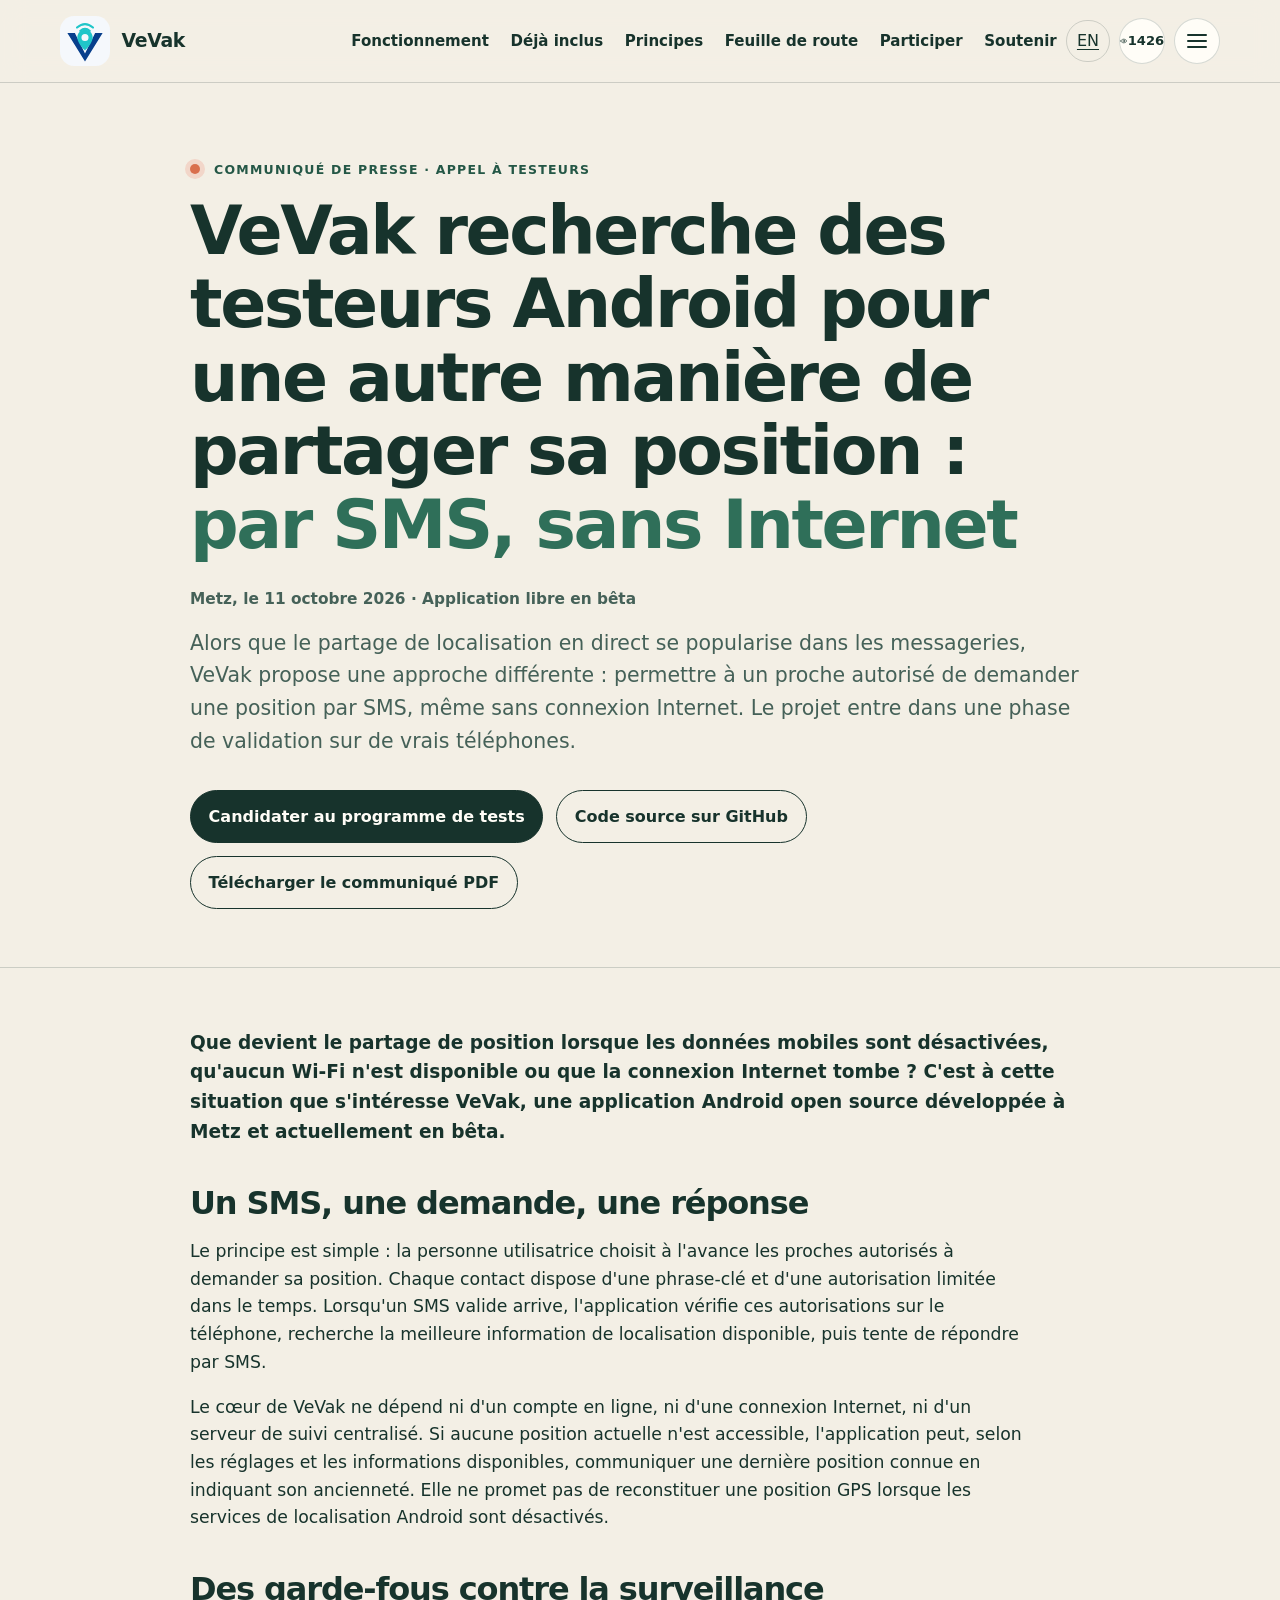
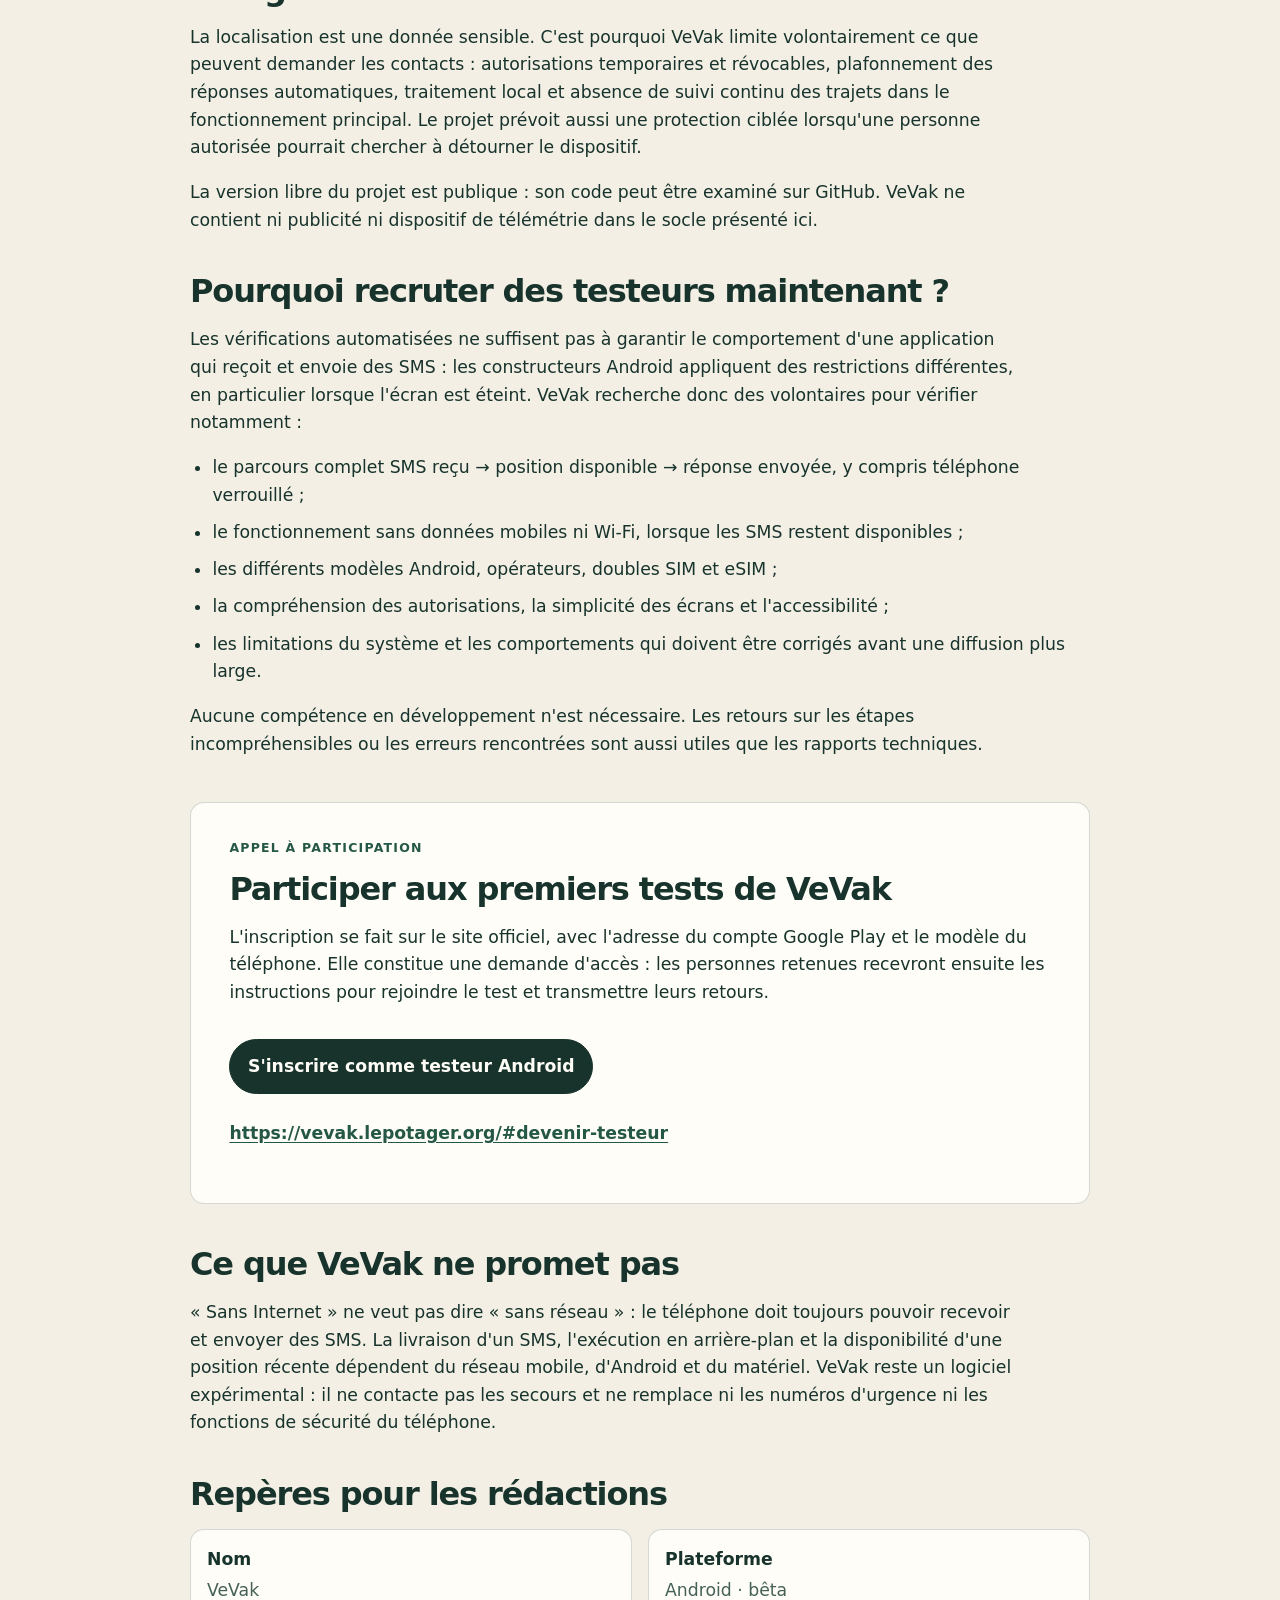
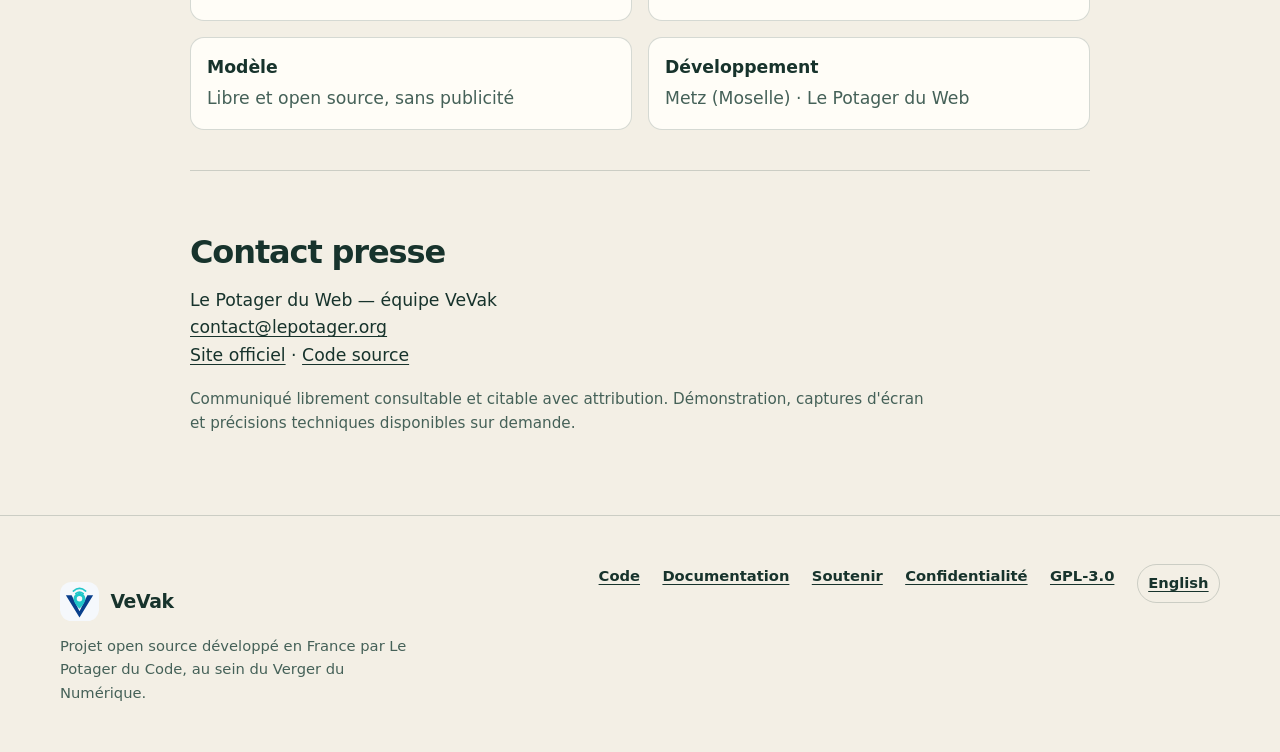
<file: presse/index.html>
<!doctype html>
<html lang="fr">
<head>
  <meta charset="utf-8">
  <meta name="viewport" content="width=device-width, initial-scale=1">
  <meta name="theme-color" content="#17332c">
  <meta name="description" content="Communiqué de presse : VeVak, application Android libre de partage de localisation par SMS sans connexion Internet obligatoire, recherche des testeurs.">
  <meta name="color-scheme" content="light">
  <title>Communiqué de presse : VeVak recherche des testeurs Android</title>
  <link rel="canonical" href="https://vevak.lepotager.org/presse/">
  <link rel="icon" href="/assets/favicon.svg" type="image/svg+xml">
  <link rel="stylesheet" href="/assets/styles.css?v=20261029-eye">
  <link rel="stylesheet" href="/assets/header.css?v=20260918-a11y-v2" data-vevak-common-header>
  <script>try{if(localStorage.getItem("vevak-accessible-mode")==="true")document.documentElement.dataset.vevakAccessible="true"}catch(e){}</script>
  <script defer src="/assets/site.js?v=20261029-eye"></script>
  <style>
    .press-layout { width:min(100% - 40px, 900px); margin:0 auto; }
    .press-hero { padding:clamp(3rem,7vw,5rem) 0 2rem; border-bottom:1px solid var(--line); }
    .press-hero h1 { max-width:24ch; font-size:clamp(2.35rem,5.5vw,4.25rem); }
    .press-hero .lead { max-width:70ch; }
    .press-meta { font-weight:750; font-size:.96rem; color:var(--ink-soft); }
    .press-body { padding:2.6rem 0 4rem; font-size:1.08rem; }
    .press-body h2 { font-size:clamp(1.5rem,3.2vw,2rem); margin:2.5rem 0 1rem; }
    .press-body p { max-width:76ch; }
    .press-body ul { padding-left:1.4rem; }
    .press-body li { margin:.6rem 0; }
    .press-lede { font-weight:650; font-size:1.16rem; }
    .press-cta { margin:2.7rem 0; padding:clamp(1.5rem,4vw,2.4rem); background:var(--white); border:1px solid var(--line); border-radius:var(--radius-sm); }
    .press-cta h2 { margin-top:0; }
    .press-facts { display:grid; grid-template-columns:repeat(2,minmax(0,1fr)); gap:1rem; }
    .press-facts > div { padding:1rem; border:1px solid var(--line); background:var(--white); border-radius:var(--radius-sm); }
    .press-facts dt { font-weight:850; }
    .press-facts dd { margin:.2rem 0 0; color:var(--ink-soft); }
    .press-contact { border-top:1px solid var(--line); margin-top:2.5rem; padding-top:1.5rem; }
    .press-note { color:var(--ink-soft); font-size:.95rem; }
    @media (max-width:620px) { .press-layout { width:calc(100% - 28px); } .press-facts { grid-template-columns:1fr; } }
    @media print {
      .site-header,.site-footer,.press-cta .actions { display:none!important; }
      body { background:#fff; color:#111; }
      .press-hero { padding-top:0; }
      .press-body { padding-top:1rem; }
      .press-cta { break-inside:avoid; }
      a { color:#111; }
    }
  </style>
</head>
<body data-lang="fr">
  <a class="skip-link" href="#main">Aller au contenu</a>
  <header class="site-header" data-site-header>
    <div class="wrap header-inner">
      <a class="brand" href="/" aria-label="VeVak, accueil">
        <span class="brand-mark" aria-hidden="true">V</span>
        <span class="brand-copy"><strong>VeVak</strong></span>
      </a>
      <div class="header-actions">
        <nav class="nav" id="vevak-navigation" data-site-nav data-open="false" aria-label="Navigation principale">
        <a href="/#fonctionnement">Fonctionnement</a>
        <a href="/#inclus">Déjà inclus</a>
        <a href="/#principes">Principes</a>
        <a href="/#roadmap">Feuille de route</a>
        <a href="/#participer">Participer</a>
        <a href="/soutenir/">Soutenir</a>
        </nav>
        <a class="lang-link" data-lang-choice="en" href="/en/" lang="en">EN</a>
        <button class="a11y-toggle header-icon-button" type="button" data-vevak-accessibility-toggle aria-pressed="false" aria-label="Version accessible" title="Version accessible">
          <svg viewBox="0 0 24 24" aria-hidden="true" focusable="false">
            <path d="M2 12s3.5-6 10-6 10 6 10 6-3.5 6-10 6S2 12 2 12Z" fill="none" stroke="currentColor" stroke-width="1.9" stroke-linecap="round" stroke-linejoin="round"></path>
            <circle cx="12" cy="12" r="3" fill="none" stroke="currentColor" stroke-width="1.9"></circle>
          </svg>
          <span class="header-visually-hidden" data-a11y-label>Version accessible</span>
        </button>
        <button class="menu-toggle" type="button" data-site-menu-toggle aria-expanded="false" aria-controls="vevak-navigation" aria-label="Ouvrir le menu">
          <span aria-hidden="true"></span><span aria-hidden="true"></span><span aria-hidden="true"></span>
        </button>
      </div>
    </div>
  </header>
  <main id="main">
    <section class="press-hero">
      <div class="press-layout">
        <p class="eyebrow"><span class="status-dot"></span> Communiqué de presse · Appel à testeurs</p>
        <h1>VeVak recherche des testeurs Android pour une autre manière de partager sa position : <span>par SMS, sans Internet</span></h1>
        <p class="press-meta">Metz, le 11 octobre 2026 · Application libre en bêta</p>
        <p class="lead">Alors que le partage de localisation en direct se popularise dans les messageries, VeVak propose une approche différente : permettre à un proche autorisé de demander une position par SMS, même sans connexion Internet. Le projet entre dans une phase de validation sur de vrais téléphones.</p>
        <div class="actions">
          <a class="button primary" href="/#devenir-testeur">Candidater au programme de tests</a>
          <a class="button secondary" href="https://github.com/jasmin-abernathy/vevak">Code source sur GitHub</a>
          <a class="button secondary" href="/assets/vevak-communique-presse-2026-10-11-v2.pdf" download>Télécharger le communiqué PDF</a>
        </div>
      </div>
    </section>
    <article class="press-body press-layout" aria-label="Texte du communiqué de presse">
      <p class="press-lede">Que devient le partage de position lorsque les données mobiles sont désactivées, qu'aucun Wi-Fi n'est disponible ou que la connexion Internet tombe ? C'est à cette situation que s'intéresse VeVak, une application Android open source développée à Metz et actuellement en bêta.</p>

      <h2>Un SMS, une demande, une réponse</h2>
      <p>Le principe est simple : la personne utilisatrice choisit à l'avance les proches autorisés à demander sa position. Chaque contact dispose d'une phrase-clé et d'une autorisation limitée dans le temps. Lorsqu'un SMS valide arrive, l'application vérifie ces autorisations sur le téléphone, recherche la meilleure information de localisation disponible, puis tente de répondre par SMS.</p>
      <p>Le cœur de VeVak ne dépend ni d'un compte en ligne, ni d'une connexion Internet, ni d'un serveur de suivi centralisé. Si aucune position actuelle n'est accessible, l'application peut, selon les réglages et les informations disponibles, communiquer une dernière position connue en indiquant son ancienneté. Elle ne promet pas de reconstituer une position GPS lorsque les services de localisation Android sont désactivés.</p>

      <h2>Des garde-fous contre la surveillance</h2>
      <p>La localisation est une donnée sensible. C'est pourquoi VeVak limite volontairement ce que peuvent demander les contacts : autorisations temporaires et révocables, plafonnement des réponses automatiques, traitement local et absence de suivi continu des trajets dans le fonctionnement principal. Le projet prévoit aussi une protection ciblée lorsqu'une personne autorisée pourrait chercher à détourner le dispositif.</p>
      <p>La version libre du projet est publique : son code peut être examiné sur GitHub. VeVak ne contient ni publicité ni dispositif de télémétrie dans le socle présenté ici.</p>

      <h2>Pourquoi recruter des testeurs maintenant ?</h2>
      <p>Les vérifications automatisées ne suffisent pas à garantir le comportement d'une application qui reçoit et envoie des SMS : les constructeurs Android appliquent des restrictions différentes, en particulier lorsque l'écran est éteint. VeVak recherche donc des volontaires pour vérifier notamment :</p>
      <ul>
        <li>le parcours complet SMS reçu → position disponible → réponse envoyée, y compris téléphone verrouillé ;</li>
        <li>le fonctionnement sans données mobiles ni Wi-Fi, lorsque les SMS restent disponibles ;</li>
        <li>les différents modèles Android, opérateurs, doubles SIM et eSIM ;</li>
        <li>la compréhension des autorisations, la simplicité des écrans et l'accessibilité ;</li>
        <li>les limitations du système et les comportements qui doivent être corrigés avant une diffusion plus large.</li>
      </ul>
      <p>Aucune compétence en développement n'est nécessaire. Les retours sur les étapes incompréhensibles ou les erreurs rencontrées sont aussi utiles que les rapports techniques.</p>

      <div class="press-cta">
        <p class="kicker">Appel à participation</p>
        <h2>Participer aux premiers tests de VeVak</h2>
        <p>L'inscription se fait sur le site officiel, avec l'adresse du compte Google Play et le modèle du téléphone. Elle constitue une demande d'accès : les personnes retenues recevront ensuite les instructions pour rejoindre le test et transmettre leurs retours.</p>
        <div class="actions"><a class="button primary" href="/#devenir-testeur">S'inscrire comme testeur Android</a></div>
        <p><a class="text-link" href="https://vevak.lepotager.org/#devenir-testeur">https://vevak.lepotager.org/#devenir-testeur</a></p>
      </div>

      <h2>Ce que VeVak ne promet pas</h2>
      <p>« Sans Internet » ne veut pas dire « sans réseau » : le téléphone doit toujours pouvoir recevoir et envoyer des SMS. La livraison d'un SMS, l'exécution en arrière-plan et la disponibilité d'une position récente dépendent du réseau mobile, d'Android et du matériel. VeVak reste un logiciel expérimental : il ne contacte pas les secours et ne remplace ni les numéros d'urgence ni les fonctions de sécurité du téléphone.</p>

      <h2>Repères pour les rédactions</h2>
      <dl class="press-facts">
        <div><dt>Nom</dt><dd>VeVak</dd></div>
        <div><dt>Plateforme</dt><dd>Android · bêta</dd></div>
        <div><dt>Modèle</dt><dd>Libre et open source, sans publicité</dd></div>
        <div><dt>Développement</dt><dd>Metz (Moselle) · Le Potager du Web</dd></div>
      </dl>
      <div class="press-contact">
        <h2>Contact presse</h2>
        <p>Le Potager du Web — équipe VeVak<br>
        <a href="mailto:contact@lepotager.org?subject=VeVak%20-%20demande%20presse">contact@lepotager.org</a><br>
        <a href="https://vevak.lepotager.org/">Site officiel</a> ·
        <a href="https://github.com/jasmin-abernathy/vevak">Code source</a></p>
        <p class="press-note">Communiqué librement consultable et citable avec attribution. Démonstration, captures d'écran et précisions techniques disponibles sur demande.</p>
      </div>
    </article>
  </main>
  <footer class="site-footer">
    <div class="wrap footer-grid">
      <div>
        <a class="brand footer-brand" href="/"><span class="brand-mark" aria-hidden="true">V</span><span>VeVak</span></a>
        <p>Projet open source développé en France par Le Potager du Code, au sein du Verger du Numérique.</p>
      </div>
      <div class="footer-links">
        <a href="https://github.com/jasmin-abernathy/vevak">Code</a>
        <a href="https://github.com/jasmin-abernathy/vevak-docs">Documentation</a>
        <a href="/soutenir/">Soutenir</a>
        <a href="/confidentialite/">Confidentialité</a>
        <a href="https://github.com/jasmin-abernathy/vevak/blob/main/LICENSE">GPL-3.0</a>
        <a class="lang-link" data-lang-choice="en" href="/en/" lang="en">English</a>
      </div>
    </div>
  </footer>
</body>
</html>
</file>
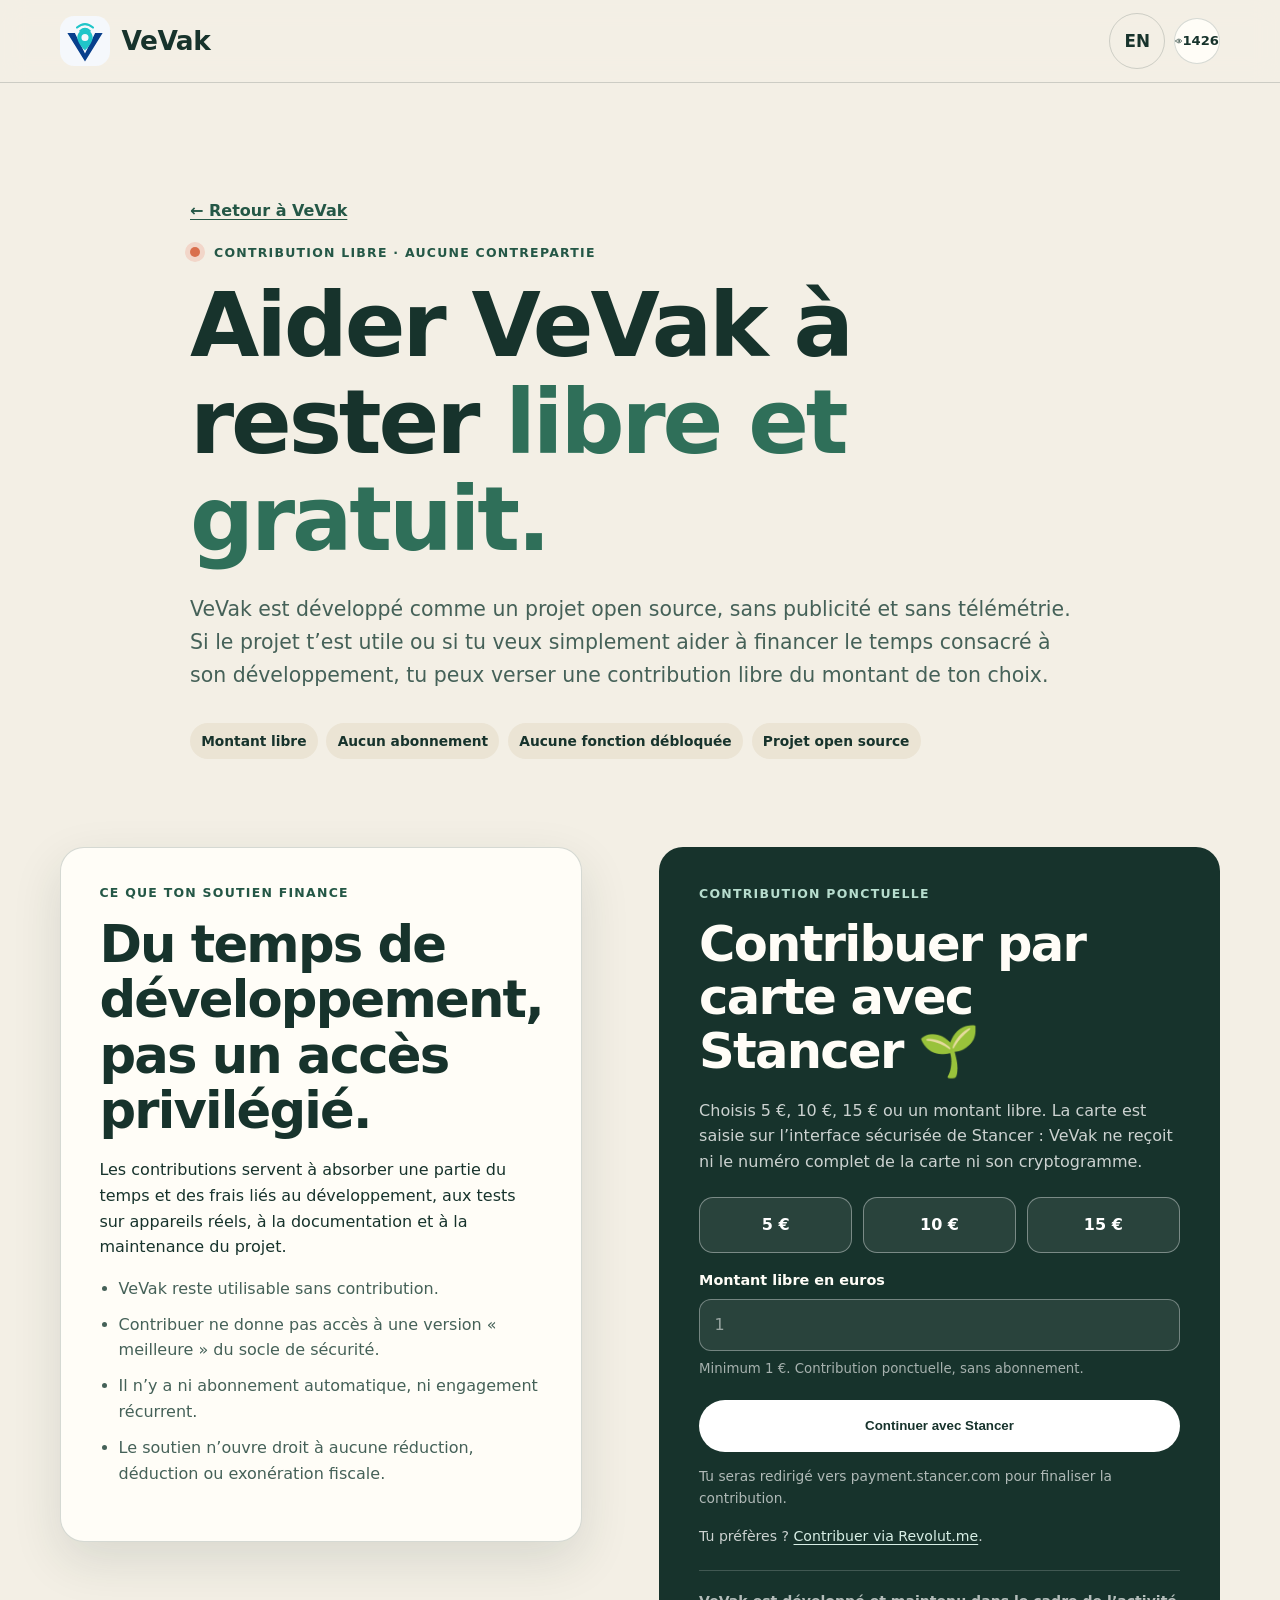
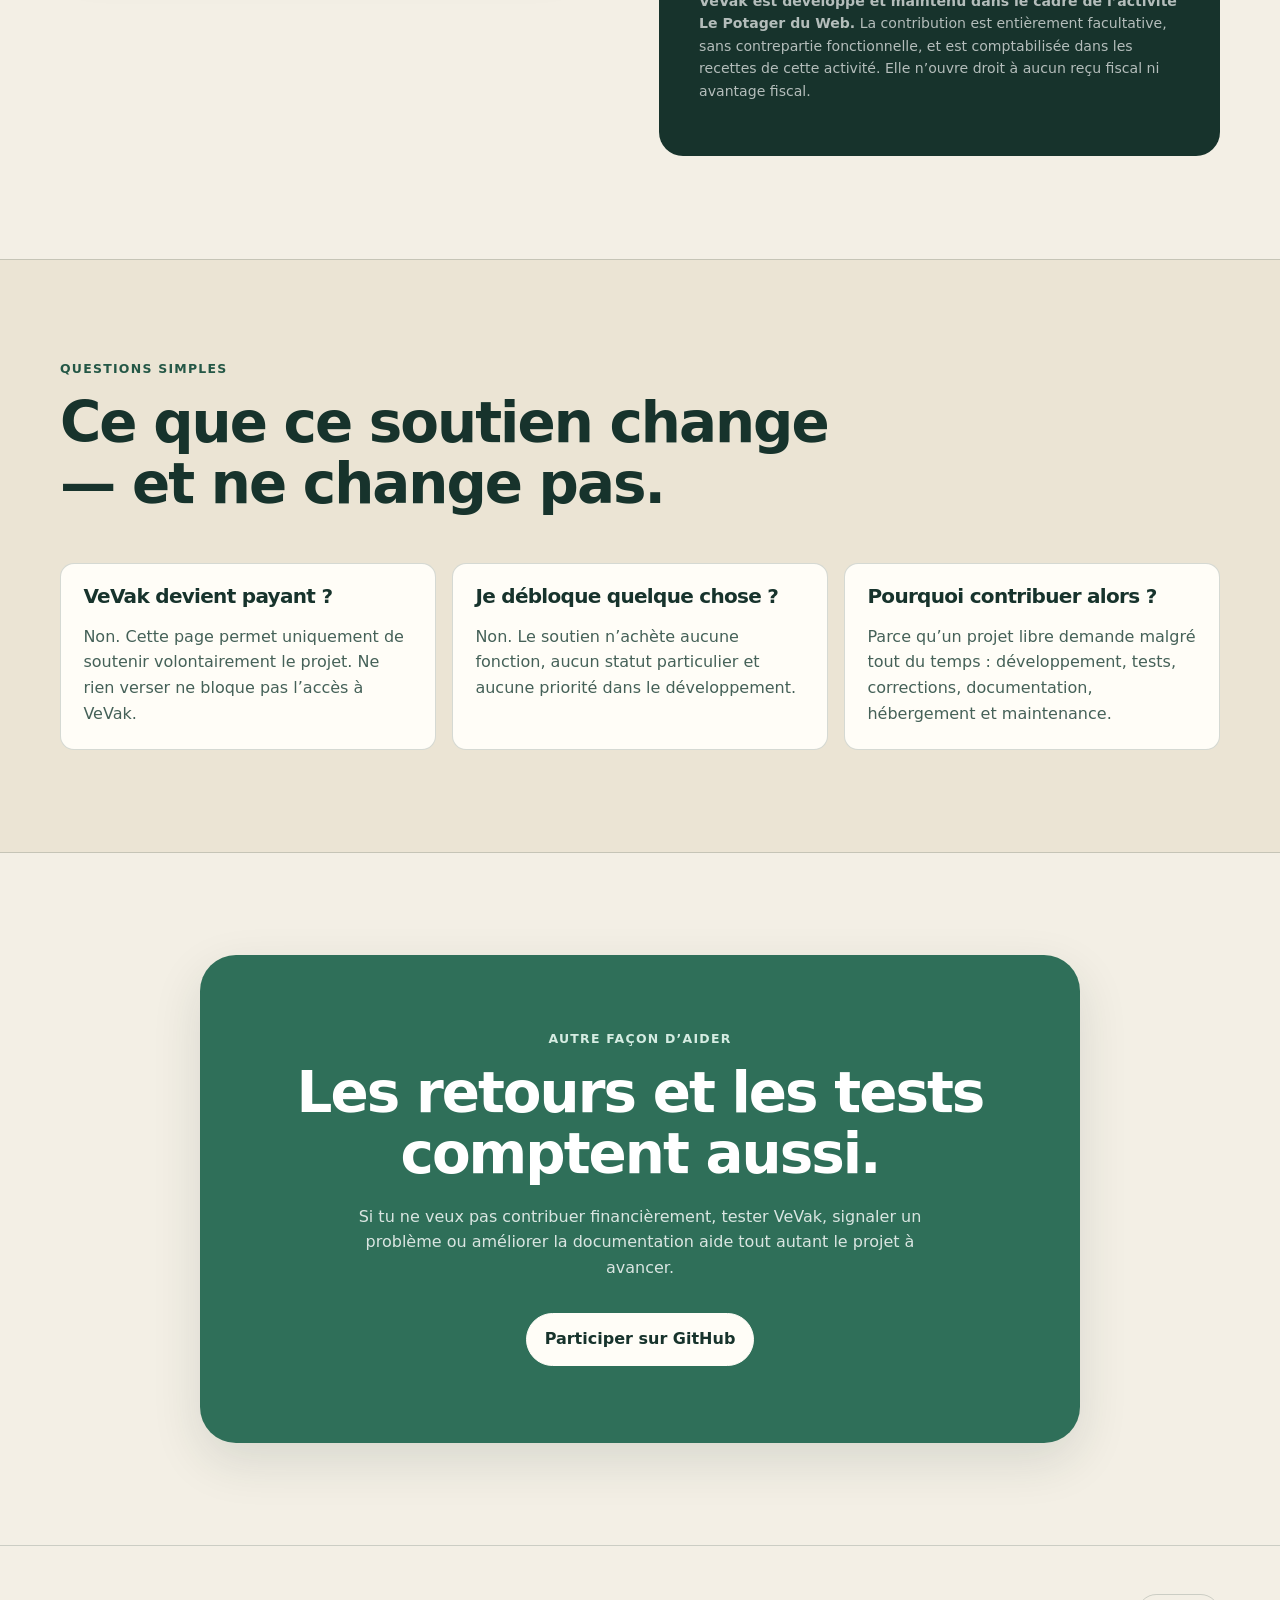
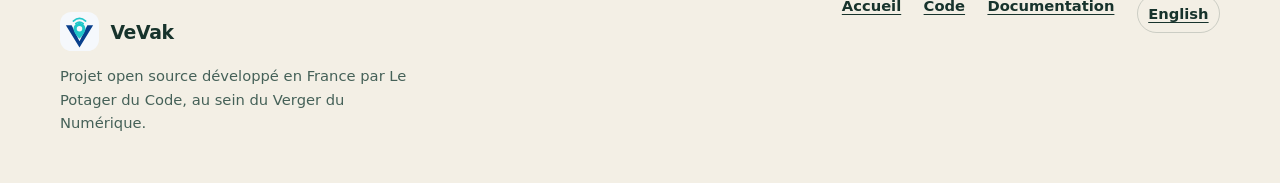
<file: soutenir/index.html>
<!doctype html>
<html lang="fr">
<head>
  <meta charset="utf-8">
  <meta name="viewport" content="width=device-width, initial-scale=1">
  <meta name="theme-color" content="#17332c">
  <meta name="description" content="Soutenir le développement de VeVak, application Android open source, gratuite, sans publicité et pensée pour rester sous le contrôle de ses utilisateurs.">
  <meta name="color-scheme" content="light">
  <title>Soutenir VeVak — Aider le projet à rester libre et gratuit</title>
  <link rel="canonical" href="https://vevak.lepotager.org/soutenir/">
  <link rel="icon" href="../assets/favicon.svg" type="image/svg+xml">
  <link rel="stylesheet" href="../assets/styles.css?v=20261029-eye">
  <link rel="stylesheet" href="../assets/support.css?v=20260918-stancer-ui2">
  <link rel="alternate" hreflang="fr" href="https://vevak.lepotager.org/soutenir/">
  <link rel="alternate" hreflang="en" href="https://vevak.lepotager.org/en/support/">
  <script defer src="../assets/site.js?v=20261029-eye"></script>
</head>
<body data-lang="fr">
  <a class="skip-link" href="#main">Aller au contenu</a>
  <header class="site-header support-site-header" data-site-header>
    <div class="wrap header-inner">
      <a class="brand" href="../" aria-label="VeVak, accueil"><span class="brand-mark" aria-hidden="true">V</span><span class="brand-copy"><strong>VeVak</strong></span></a>
      <div class="header-actions">
        <a class="lang-link" data-lang-choice="en" href="../en/support/" lang="en">EN</a>
        <button class="a11y-toggle a11y-toggle--icon" type="button" data-vevak-accessibility-toggle aria-pressed="false" aria-label="Version accessible" title="Version accessible"><svg class="a11y-icon" viewBox="0 0 24 24" aria-hidden="true" focusable="false"><path d="M2 12s3.5-6 10-6 10 6 10 6-3.5 6-10 6S2 12 2 12Z" fill="none" stroke="currentColor" stroke-width="1.9" stroke-linecap="round" stroke-linejoin="round"/><circle cx="12" cy="12" r="3" fill="none" stroke="currentColor" stroke-width="1.9"/></svg><span class="visually-hidden" data-a11y-label>Version accessible</span></button>
      </div>
    </div>
  </header>
  <main id="main">
    <section class="support-hero"><div class="wrap statement"><a class="back-link" href="../">← Retour à VeVak</a><p class="eyebrow"><span class="status-dot"></span> Contribution libre · aucune contrepartie</p><h1>Aider VeVak à rester <span>libre et gratuit.</span></h1><p class="lead">VeVak est développé comme un projet open source, sans publicité et sans télémétrie. Si le projet t’est utile ou si tu veux simplement aider à financer le temps consacré à son développement, tu peux verser une contribution libre du montant de ton choix.</p><ul class="chips" aria-label="Principes du soutien"><li>Montant libre</li><li>Aucun abonnement</li><li>Aucune fonction débloquée</li><li>Projet open source</li></ul></div></section>
    <section class="section compact">
      <div class="wrap support-layout">
        <article class="support-promise"><p class="kicker">Ce que ton soutien finance</p><h2>Du temps de développement, pas un accès privilégié.</h2><p>Les contributions servent à absorber une partie du temps et des frais liés au développement, aux tests sur appareils réels, à la documentation et à la maintenance du projet.</p><ul><li>VeVak reste utilisable sans contribution.</li><li>Contribuer ne donne pas accès à une version « meilleure » du socle de sécurité.</li><li>Il n’y a ni abonnement automatique, ni engagement récurrent.</li><li>Le soutien n’ouvre droit à aucune réduction, déduction ou exonération fiscale.</li></ul></article>
        <section class="support-panel" id="paiement" aria-labelledby="payment-title"><p class="kicker">Contribution ponctuelle</p><h2 id="payment-title">Contribuer par carte avec Stancer 🌱</h2><p>Choisis 5 €, 10 €, 15 € ou un montant libre. La carte est saisie sur l’interface sécurisée de Stancer : VeVak ne reçoit ni le numéro complet de la carte ni son cryptogramme.</p><form class="contribution-form" action="paiement.php" method="post"><div class="amount-grid" aria-label="Montants rapides"><button class="amount-button" type="submit" name="amount" value="5">5 €</button><button class="amount-button" type="submit" name="amount" value="10">10 €</button><button class="amount-button" type="submit" name="amount" value="15">15 €</button></div><div class="custom-amount"><label for="custom-amount">Montant libre en euros</label><input id="custom-amount" name="custom_amount" inputmode="decimal" autocomplete="off" placeholder="1" aria-describedby="custom-amount-help"><small id="custom-amount-help">Minimum 1 €. Contribution ponctuelle, sans abonnement.</small></div><label class="contribution-honeypot" aria-hidden="true" style="position:absolute;left:-10000px;width:1px;height:1px;overflow:hidden;opacity:0;pointer-events:none">Site web<input name="website" tabindex="-1" autocomplete="off"></label><button class="button primary support-submit" type="submit">Continuer avec Stancer</button></form><p class="payment-status">Tu seras redirigé vers payment.stancer.com pour finaliser la contribution.</p><p class="support-alt">Tu préfères ? <a href="https://revolut.me/jasumino" rel="noopener noreferrer">Contribuer via Revolut.me</a>.</p><p class="support-note"><strong>VeVak est développé et maintenu dans le cadre de l’activité Le Potager du Web.</strong> La contribution est entièrement facultative, sans contrepartie fonctionnelle, et est comptabilisée dans les recettes de cette activité. Elle n’ouvre droit à aucun reçu fiscal ni avantage fiscal.</p></section>
      </div>
    </section>
    <section class="section tinted"><div class="wrap"><div class="section-heading"><p class="kicker">Questions simples</p><h2>Ce que ce soutien change — et ne change pas.</h2></div><div class="support-faq"><article><h3>VeVak devient payant ?</h3><p>Non. Cette page permet uniquement de soutenir volontairement le projet. Ne rien verser ne bloque pas l’accès à VeVak.</p></article><article><h3>Je débloque quelque chose ?</h3><p>Non. Le soutien n’achète aucune fonction, aucun statut particulier et aucune priorité dans le développement.</p></article><article><h3>Pourquoi contribuer alors ?</h3><p>Parce qu’un projet libre demande malgré tout du temps : développement, tests, corrections, documentation, hébergement et maintenance.</p></article></div></div></section>
    <section class="section final-cta"><div class="wrap final-card"><p class="kicker">Autre façon d’aider</p><h2>Les retours et les tests comptent aussi.</h2><p>Si tu ne veux pas contribuer financièrement, tester VeVak, signaler un problème ou améliorer la documentation aide tout autant le projet à avancer.</p><a class="button primary" href="https://github.com/jasmin-abernathy/vevak/issues">Participer sur GitHub</a></div></section>
  </main>
  <footer class="site-footer"><div class="wrap footer-grid"><div><a class="brand footer-brand" href="../"><span class="brand-mark" aria-hidden="true">V</span><span>VeVak</span></a><p>Projet open source développé en France par Le Potager du Code, au sein du Verger du Numérique.</p></div><div class="footer-links"><a href="../">Accueil</a><a href="https://github.com/jasmin-abernathy/vevak">Code</a><a href="https://github.com/jasmin-abernathy/vevak-docs">Documentation</a><a class="lang-link" data-lang-choice="en" href="../en/support/" lang="en">English</a></div></div></footer>
</body>
</html>
</file>
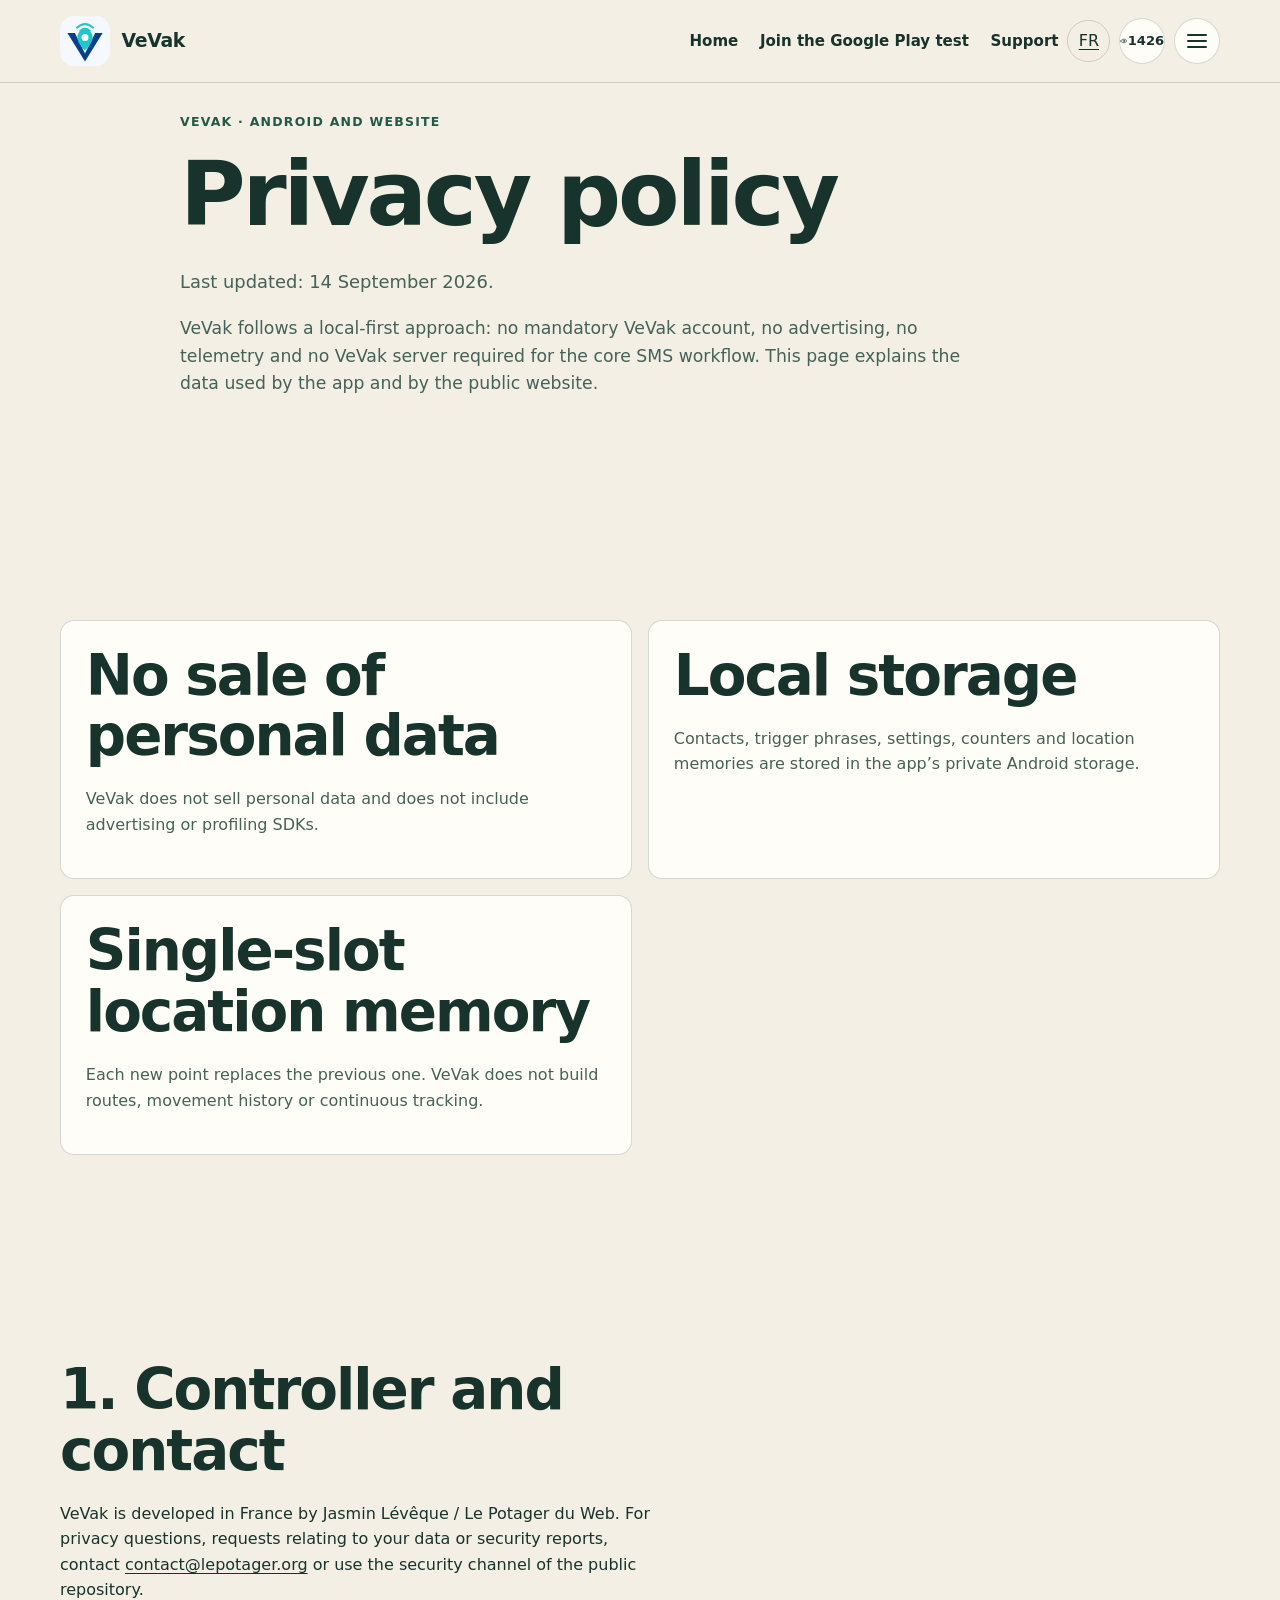
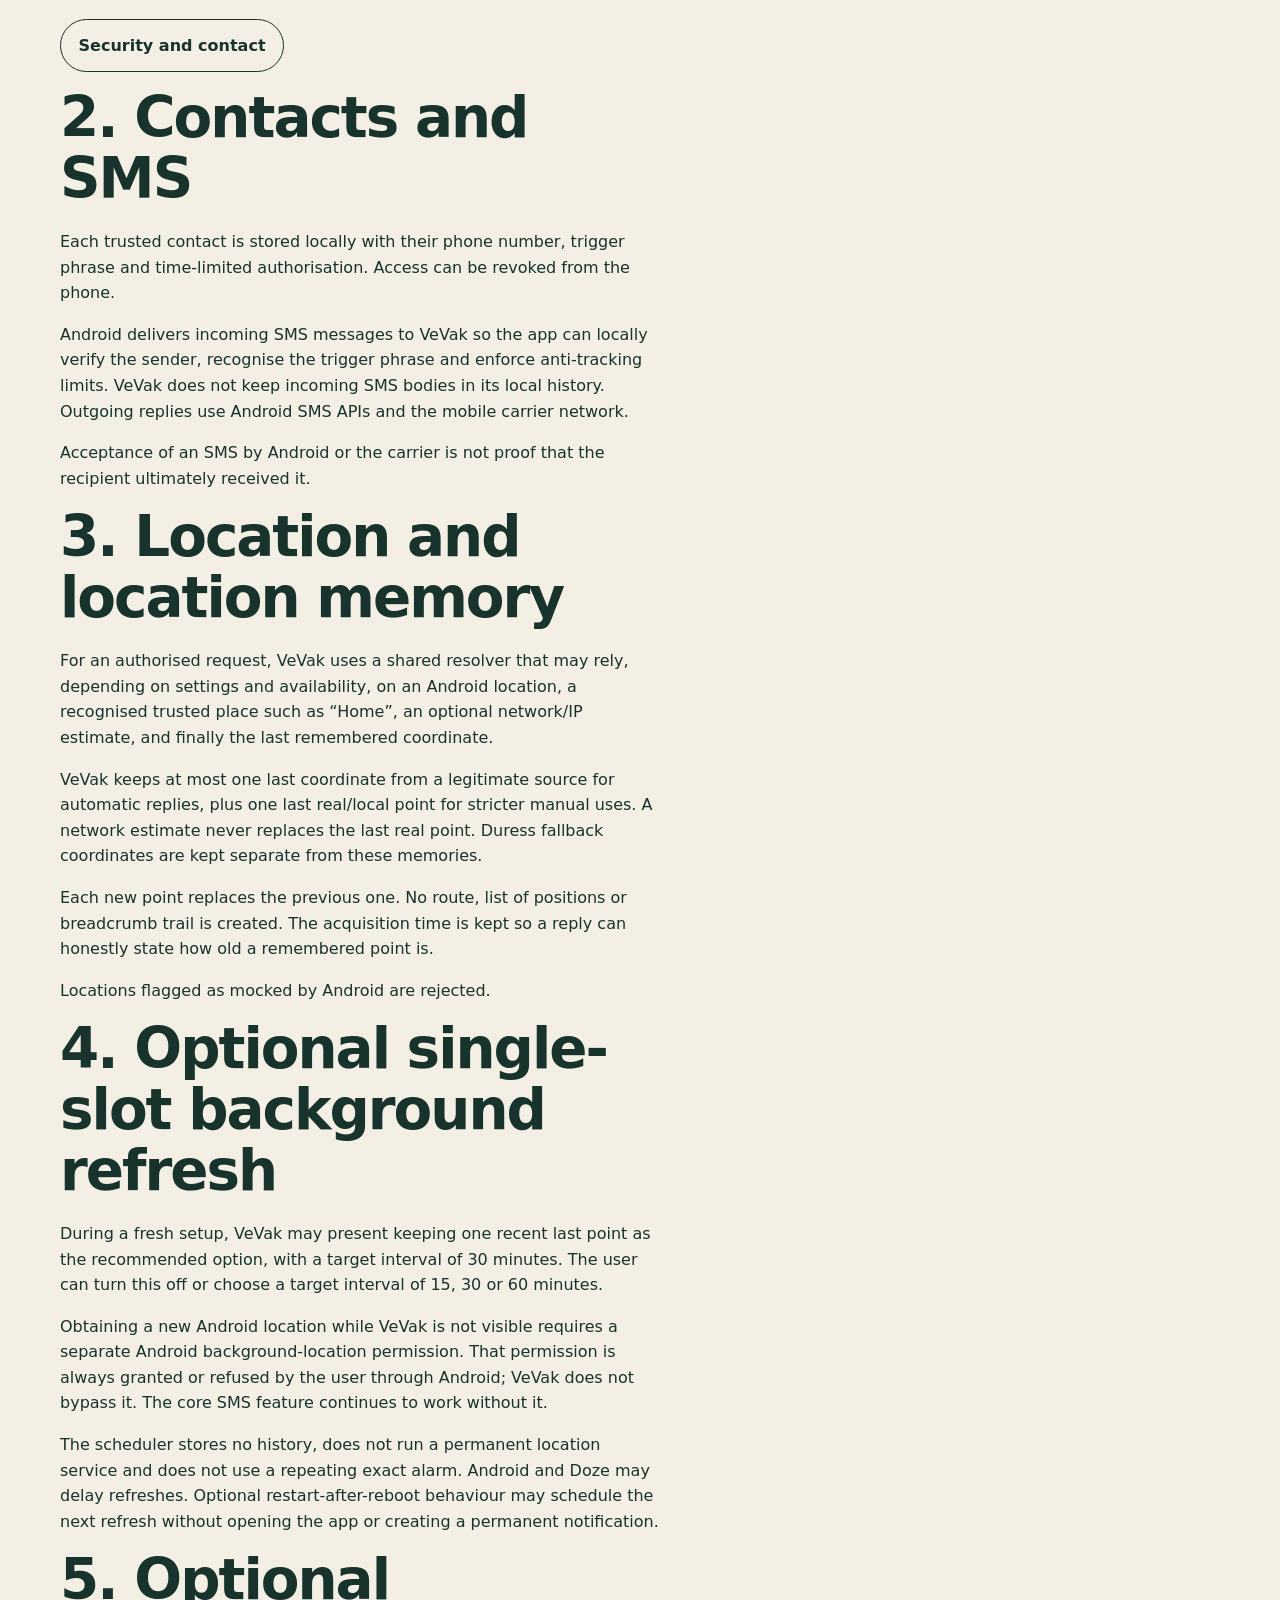
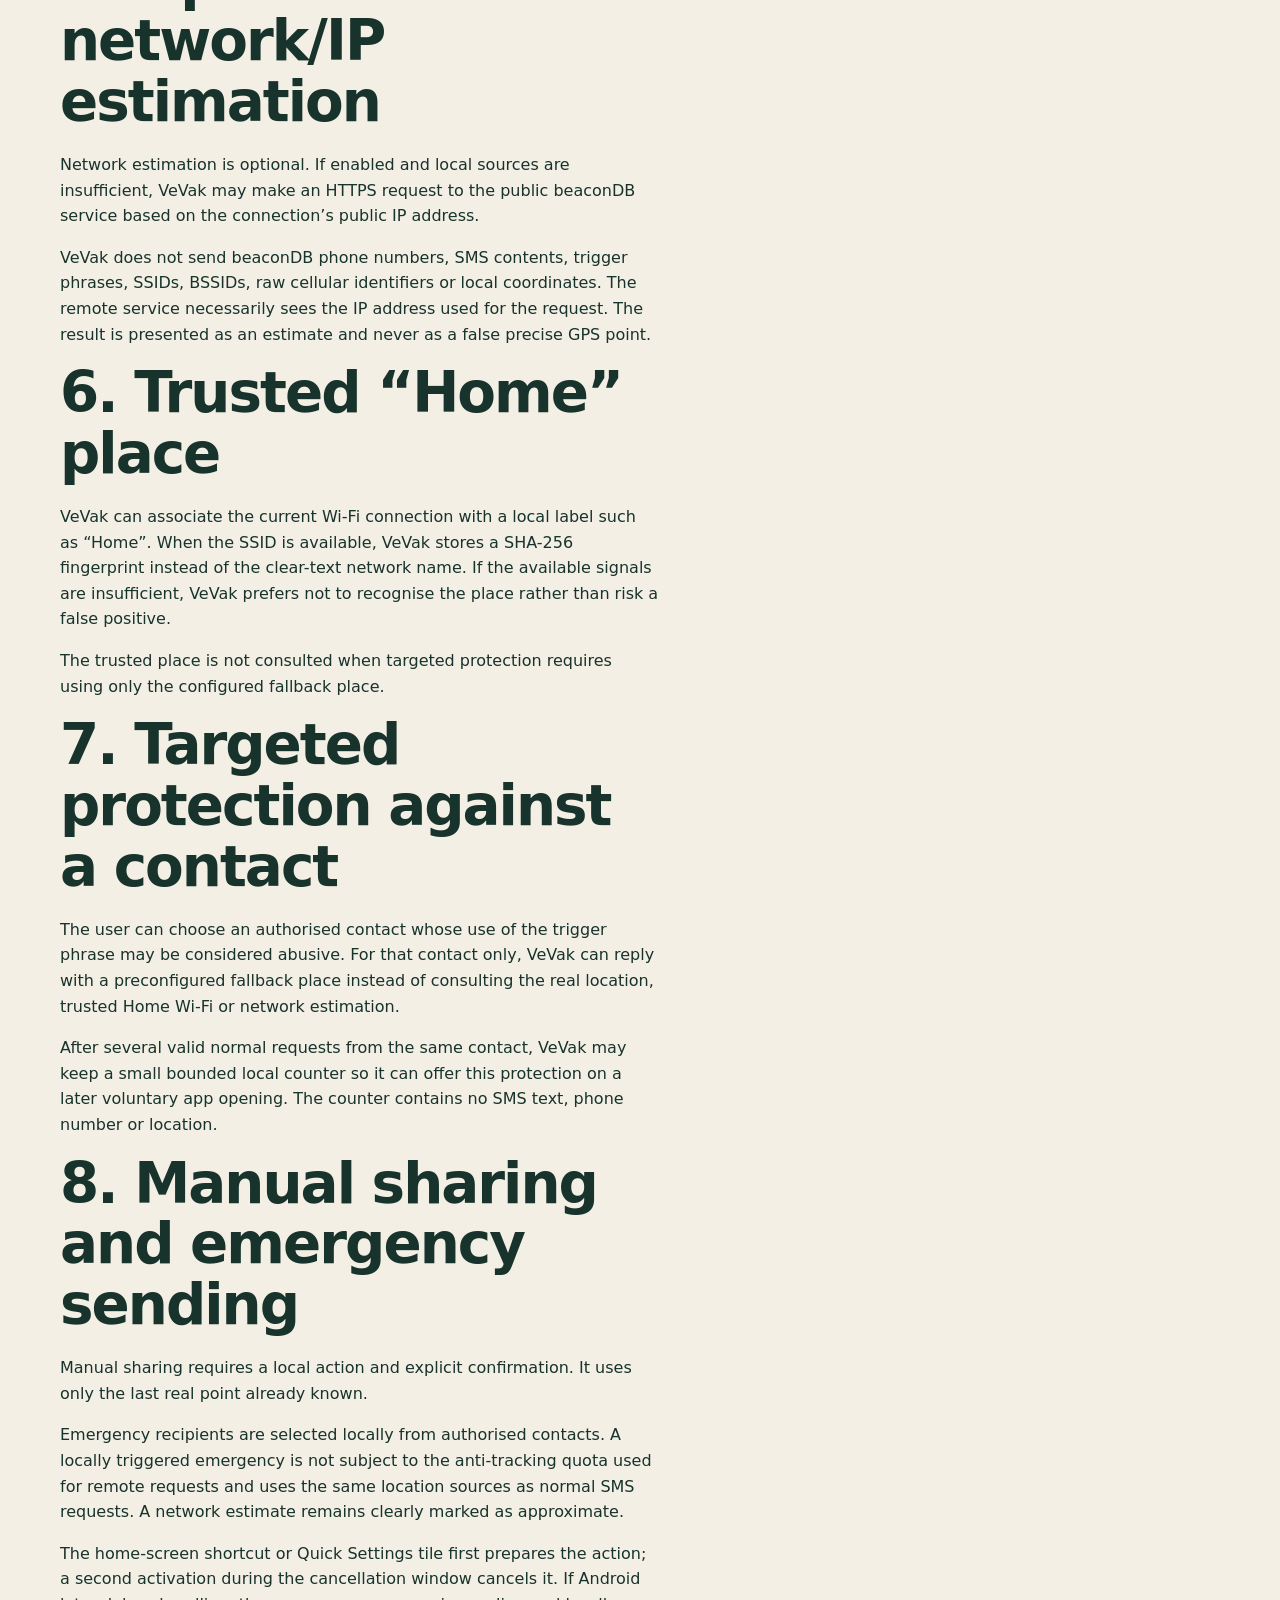
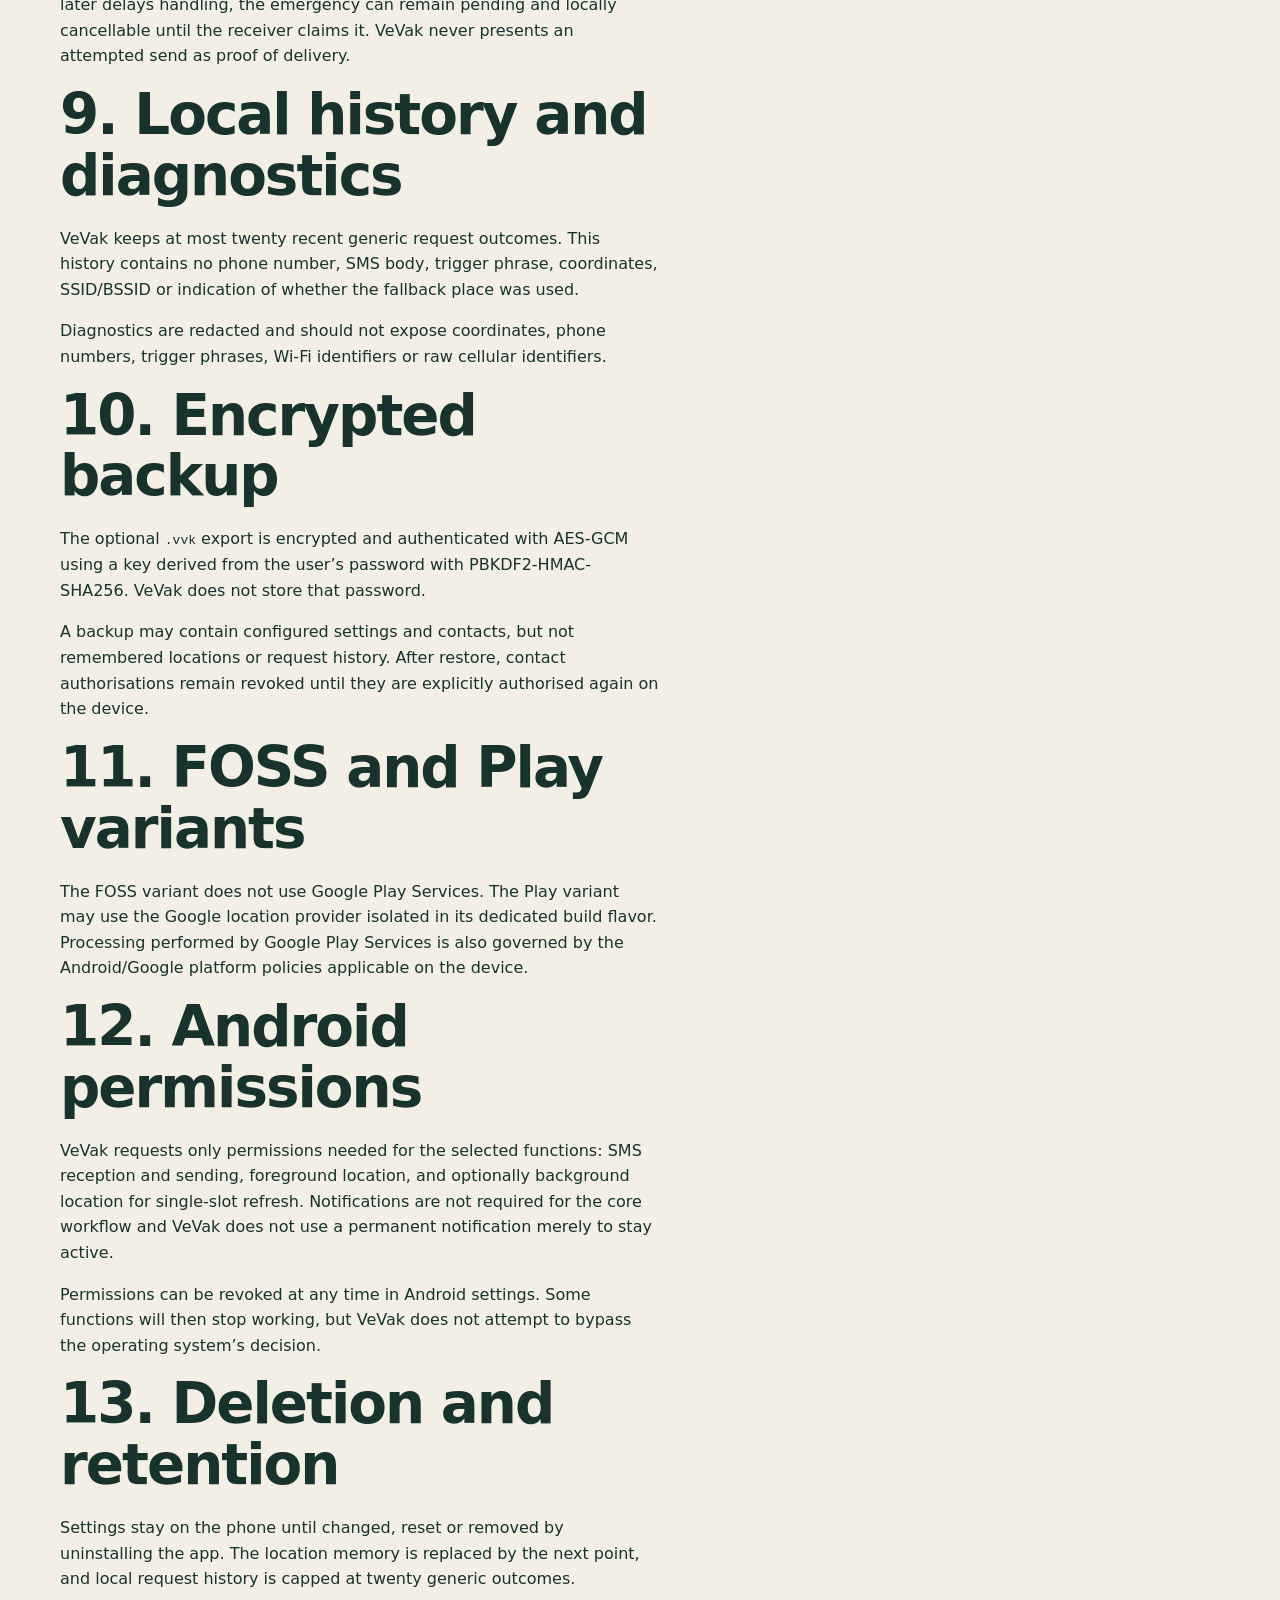
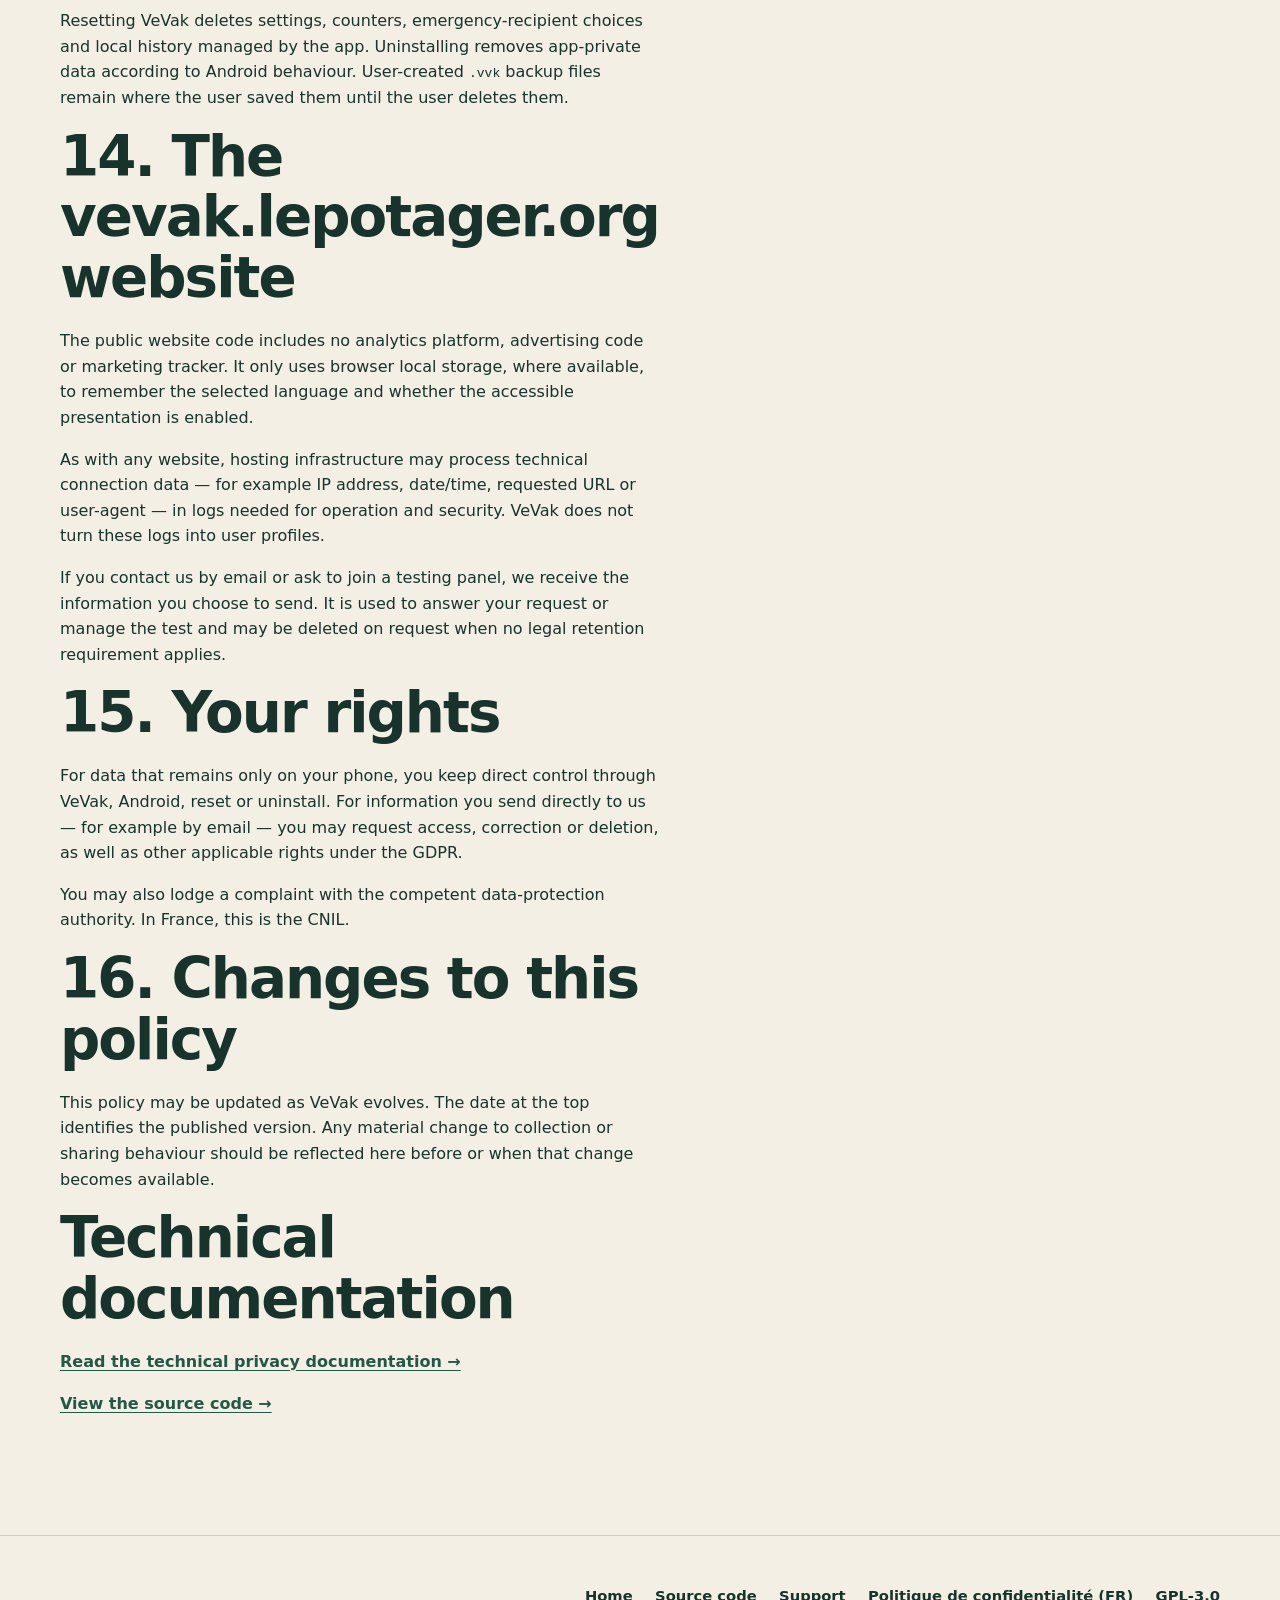
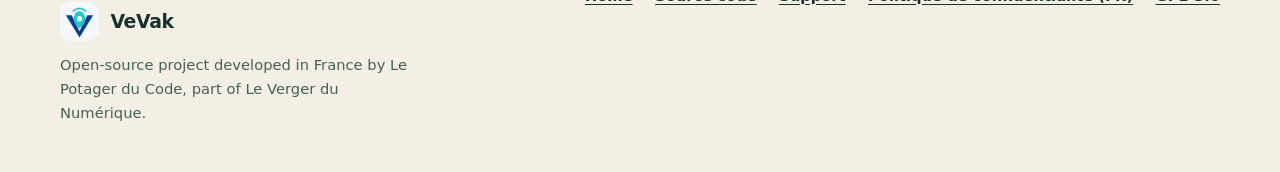
<file: en/privacy/index.html>
<!doctype html>
<html lang="en">
<head>
  <meta charset="utf-8">
  <meta name="viewport" content="width=device-width, initial-scale=1">
  <meta name="theme-color" content="#17332c">
  <meta name="description" content="VeVak privacy policy: local data, SMS, location, encrypted backup, optional services and website privacy.">
  <title>Privacy policy — VeVak</title>
  <link rel="canonical" href="https://vevak.lepotager.org/en/privacy/">
  <link rel="alternate" hreflang="fr" href="https://vevak.lepotager.org/confidentialite/">
  <link rel="alternate" hreflang="en" href="https://vevak.lepotager.org/en/privacy/">
  <link rel="icon" href="../../assets/favicon.svg" type="image/svg+xml">
  <link rel="stylesheet" href="../../assets/styles.css?v=20261029-eye">
  <script defer src="../../assets/site.js?v=20261029-eye"></script>
</head>
<body data-lang="en">
  <a class="skip-link" href="#main">Skip to content</a>
  <header class="site-header" data-site-header>
    <div class="wrap header-inner">
      <a class="brand" href="../" aria-label="VeVak home">
        <span class="brand-mark" aria-hidden="true">V</span>
        <span class="brand-copy"><strong>VeVak</strong><small>by Le Potager du Web</small></span>
      </a>
      <div class="header-actions">
        <nav class="nav" id="vevak-navigation" data-site-nav data-open="false" aria-label="Main navigation">
          <a href="../">Home</a>
          <a href="../../#devenir-testeur">Join the Google Play test</a>
          <a href="../support/">Support</a>
        </nav>
        <a class="lang-link" data-lang-choice="fr" href="../../confidentialite/" lang="fr">FR</a>
        <button class="a11y-toggle" type="button" data-vevak-accessibility-toggle aria-pressed="false">Accessible version</button>
        <button class="menu-toggle" type="button" data-site-menu-toggle aria-expanded="false" aria-controls="vevak-navigation" aria-label="Open menu">
          <span aria-hidden="true"></span><span aria-hidden="true"></span><span aria-hidden="true"></span>
        </button>
      </div>
    </div>
  </header>

  <main id="main">
    <section class="section compact">
      <div class="wrap statement">
        <p class="kicker">VeVak · Android and website</p>
        <h1>Privacy policy</h1>
        <p class="lead-small">Last updated: 14 September 2026.</p>
        <p>VeVak follows a local-first approach: no mandatory VeVak account, no advertising, no telemetry and no VeVak server required for the core SMS workflow. This page explains the data used by the app and by the public website.</p>
      </div>
    </section>

    <section class="section">
      <div class="wrap">
        <div class="principle-grid">
          <article class="card"><h2>No sale of personal data</h2><p>VeVak does not sell personal data and does not include advertising or profiling SDKs.</p></article>
          <article class="card"><h2>Local storage</h2><p>Contacts, trigger phrases, settings, counters and location memories are stored in the app’s private Android storage.</p></article>
          <article class="card"><h2>Single-slot location memory</h2><p>Each new point replaces the previous one. VeVak does not build routes, movement history or continuous tracking.</p></article>
        </div>
      </div>
    </section>

    <section class="section">
      <div class="wrap split">
        <div>
          <h2>1. Controller and contact</h2>
          <p>VeVak is developed in France by Jasmin Lévêque / Le Potager du Web. For privacy questions, requests relating to your data or security reports, contact <a href="mailto:contact@lepotager.org">contact@lepotager.org</a> or use the security channel of the public repository.</p>
          <p><a class="button secondary" href="https://github.com/jasmin-abernathy/vevak/security">Security and contact</a></p>

          <h2>2. Contacts and SMS</h2>
          <p>Each trusted contact is stored locally with their phone number, trigger phrase and time-limited authorisation. Access can be revoked from the phone.</p>
          <p>Android delivers incoming SMS messages to VeVak so the app can locally verify the sender, recognise the trigger phrase and enforce anti-tracking limits. VeVak does not keep incoming SMS bodies in its local history. Outgoing replies use Android SMS APIs and the mobile carrier network.</p>
          <p>Acceptance of an SMS by Android or the carrier is not proof that the recipient ultimately received it.</p>

          <h2>3. Location and location memory</h2>
          <p>For an authorised request, VeVak uses a shared resolver that may rely, depending on settings and availability, on an Android location, a recognised trusted place such as “Home”, an optional network/IP estimate, and finally the last remembered coordinate.</p>
          <p>VeVak keeps at most one last coordinate from a legitimate source for automatic replies, plus one last real/local point for stricter manual uses. A network estimate never replaces the last real point. Duress fallback coordinates are kept separate from these memories.</p>
          <p>Each new point replaces the previous one. No route, list of positions or breadcrumb trail is created. The acquisition time is kept so a reply can honestly state how old a remembered point is.</p>
          <p>Locations flagged as mocked by Android are rejected.</p>

          <h2>4. Optional single-slot background refresh</h2>
          <p>During a fresh setup, VeVak may present keeping one recent last point as the recommended option, with a target interval of 30 minutes. The user can turn this off or choose a target interval of 15, 30 or 60 minutes.</p>
          <p>Obtaining a new Android location while VeVak is not visible requires a separate Android background-location permission. That permission is always granted or refused by the user through Android; VeVak does not bypass it. The core SMS feature continues to work without it.</p>
          <p>The scheduler stores no history, does not run a permanent location service and does not use a repeating exact alarm. Android and Doze may delay refreshes. Optional restart-after-reboot behaviour may schedule the next refresh without opening the app or creating a permanent notification.</p>

          <h2>5. Optional network/IP estimation</h2>
          <p>Network estimation is optional. If enabled and local sources are insufficient, VeVak may make an HTTPS request to the public beaconDB service based on the connection’s public IP address.</p>
          <p>VeVak does not send beaconDB phone numbers, SMS contents, trigger phrases, SSIDs, BSSIDs, raw cellular identifiers or local coordinates. The remote service necessarily sees the IP address used for the request. The result is presented as an estimate and never as a false precise GPS point.</p>

          <h2>6. Trusted “Home” place</h2>
          <p>VeVak can associate the current Wi-Fi connection with a local label such as “Home”. When the SSID is available, VeVak stores a SHA-256 fingerprint instead of the clear-text network name. If the available signals are insufficient, VeVak prefers not to recognise the place rather than risk a false positive.</p>
          <p>The trusted place is not consulted when targeted protection requires using only the configured fallback place.</p>

          <h2>7. Targeted protection against a contact</h2>
          <p>The user can choose an authorised contact whose use of the trigger phrase may be considered abusive. For that contact only, VeVak can reply with a preconfigured fallback place instead of consulting the real location, trusted Home Wi-Fi or network estimation.</p>
          <p>After several valid normal requests from the same contact, VeVak may keep a small bounded local counter so it can offer this protection on a later voluntary app opening. The counter contains no SMS text, phone number or location.</p>

          <h2>8. Manual sharing and emergency sending</h2>
          <p>Manual sharing requires a local action and explicit confirmation. It uses only the last real point already known.</p>
          <p>Emergency recipients are selected locally from authorised contacts. A locally triggered emergency is not subject to the anti-tracking quota used for remote requests and uses the same location sources as normal SMS requests. A network estimate remains clearly marked as approximate.</p>
          <p>The home-screen shortcut or Quick Settings tile first prepares the action; a second activation during the cancellation window cancels it. If Android later delays handling, the emergency can remain pending and locally cancellable until the receiver claims it. VeVak never presents an attempted send as proof of delivery.</p>

          <h2>9. Local history and diagnostics</h2>
          <p>VeVak keeps at most twenty recent generic request outcomes. This history contains no phone number, SMS body, trigger phrase, coordinates, SSID/BSSID or indication of whether the fallback place was used.</p>
          <p>Diagnostics are redacted and should not expose coordinates, phone numbers, trigger phrases, Wi-Fi identifiers or raw cellular identifiers.</p>

          <h2>10. Encrypted backup</h2>
          <p>The optional <code>.vvk</code> export is encrypted and authenticated with AES-GCM using a key derived from the user’s password with PBKDF2-HMAC-SHA256. VeVak does not store that password.</p>
          <p>A backup may contain configured settings and contacts, but not remembered locations or request history. After restore, contact authorisations remain revoked until they are explicitly authorised again on the device.</p>

          <h2>11. FOSS and Play variants</h2>
          <p>The FOSS variant does not use Google Play Services. The Play variant may use the Google location provider isolated in its dedicated build flavor. Processing performed by Google Play Services is also governed by the Android/Google platform policies applicable on the device.</p>

          <h2>12. Android permissions</h2>
          <p>VeVak requests only permissions needed for the selected functions: SMS reception and sending, foreground location, and optionally background location for single-slot refresh. Notifications are not required for the core workflow and VeVak does not use a permanent notification merely to stay active.</p>
          <p>Permissions can be revoked at any time in Android settings. Some functions will then stop working, but VeVak does not attempt to bypass the operating system’s decision.</p>

          <h2>13. Deletion and retention</h2>
          <p>Settings stay on the phone until changed, reset or removed by uninstalling the app. The location memory is replaced by the next point, and local request history is capped at twenty generic outcomes.</p>
          <p>Resetting VeVak deletes settings, counters, emergency-recipient choices and local history managed by the app. Uninstalling removes app-private data according to Android behaviour. User-created <code>.vvk</code> backup files remain where the user saved them until the user deletes them.</p>

          <h2>14. The vevak.lepotager.org website</h2>
          <p>The public website code includes no analytics platform, advertising code or marketing tracker. It only uses browser local storage, where available, to remember the selected language and whether the accessible presentation is enabled.</p>
          <p>As with any website, hosting infrastructure may process technical connection data — for example IP address, date/time, requested URL or user-agent — in logs needed for operation and security. VeVak does not turn these logs into user profiles.</p>
          <p>If you contact us by email or ask to join a testing panel, we receive the information you choose to send. It is used to answer your request or manage the test and may be deleted on request when no legal retention requirement applies.</p>

          <h2>15. Your rights</h2>
          <p>For data that remains only on your phone, you keep direct control through VeVak, Android, reset or uninstall. For information you send directly to us — for example by email — you may request access, correction or deletion, as well as other applicable rights under the GDPR.</p>
          <p>You may also lodge a complaint with the competent data-protection authority. In France, this is the CNIL.</p>

          <h2>16. Changes to this policy</h2>
          <p>This policy may be updated as VeVak evolves. The date at the top identifies the published version. Any material change to collection or sharing behaviour should be reflected here before or when that change becomes available.</p>

          <h2>Technical documentation</h2>
          <p><a class="text-link" href="https://github.com/jasmin-abernathy/vevak/blob/main/PRIVACY.md">Read the technical privacy documentation →</a></p>
          <p><a class="text-link" href="https://github.com/jasmin-abernathy/vevak">View the source code →</a></p>
        </div>
      </div>
    </section>
  </main>

  <footer class="site-footer">
    <div class="wrap footer-grid">
      <div>
        <a class="brand footer-brand" href="../"><span class="brand-mark" aria-hidden="true">V</span><span>VeVak</span></a>
        <p>Open-source project developed in France by Le Potager du Code, part of Le Verger du Numérique.</p>
      </div>
      <div class="footer-links">
        <a href="../">Home</a>
        <a href="https://github.com/jasmin-abernathy/vevak">Source code</a>
        <a href="../support/">Support</a>
        <a href="../../confidentialite/" lang="fr">Politique de confidentialité (FR)</a>
        <a href="https://github.com/jasmin-abernathy/vevak/blob/main/LICENSE">GPL-3.0</a>
      </div>
    </div>
  </footer>
</body>
</html>
</file>
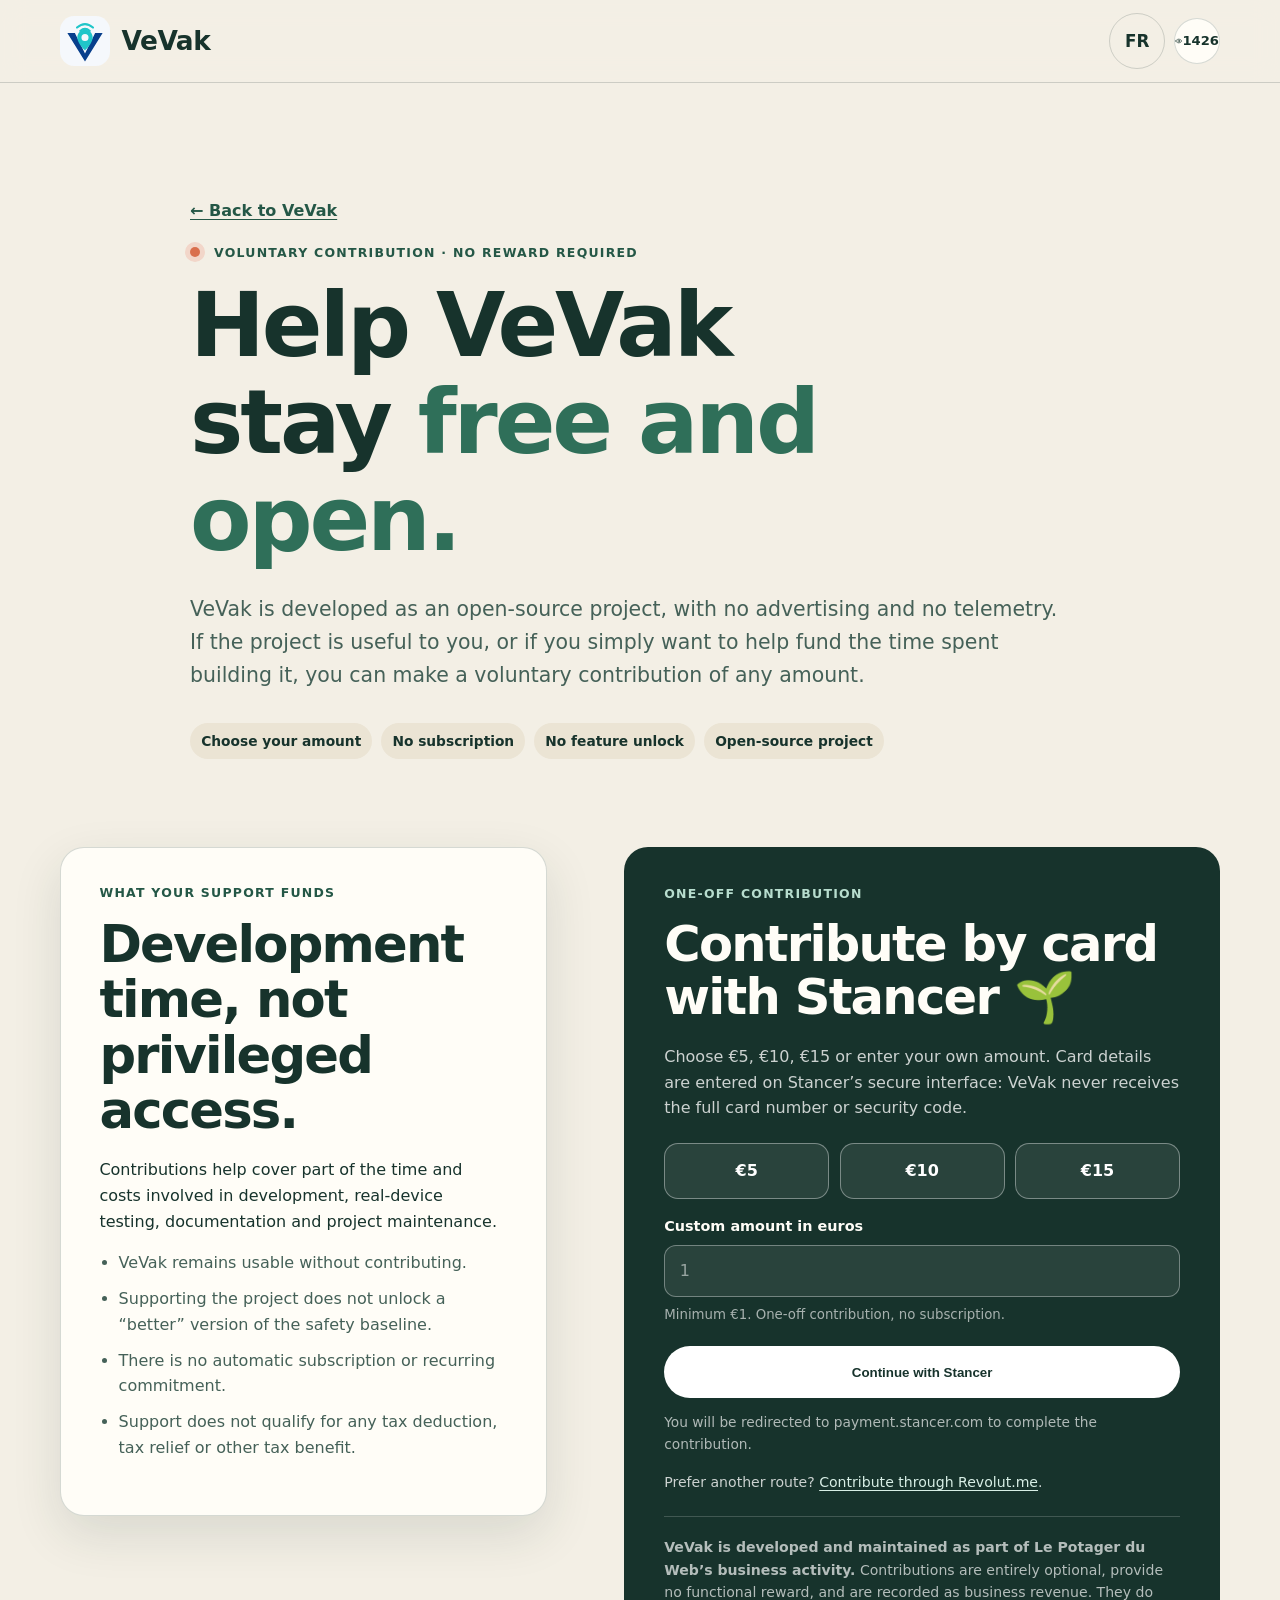
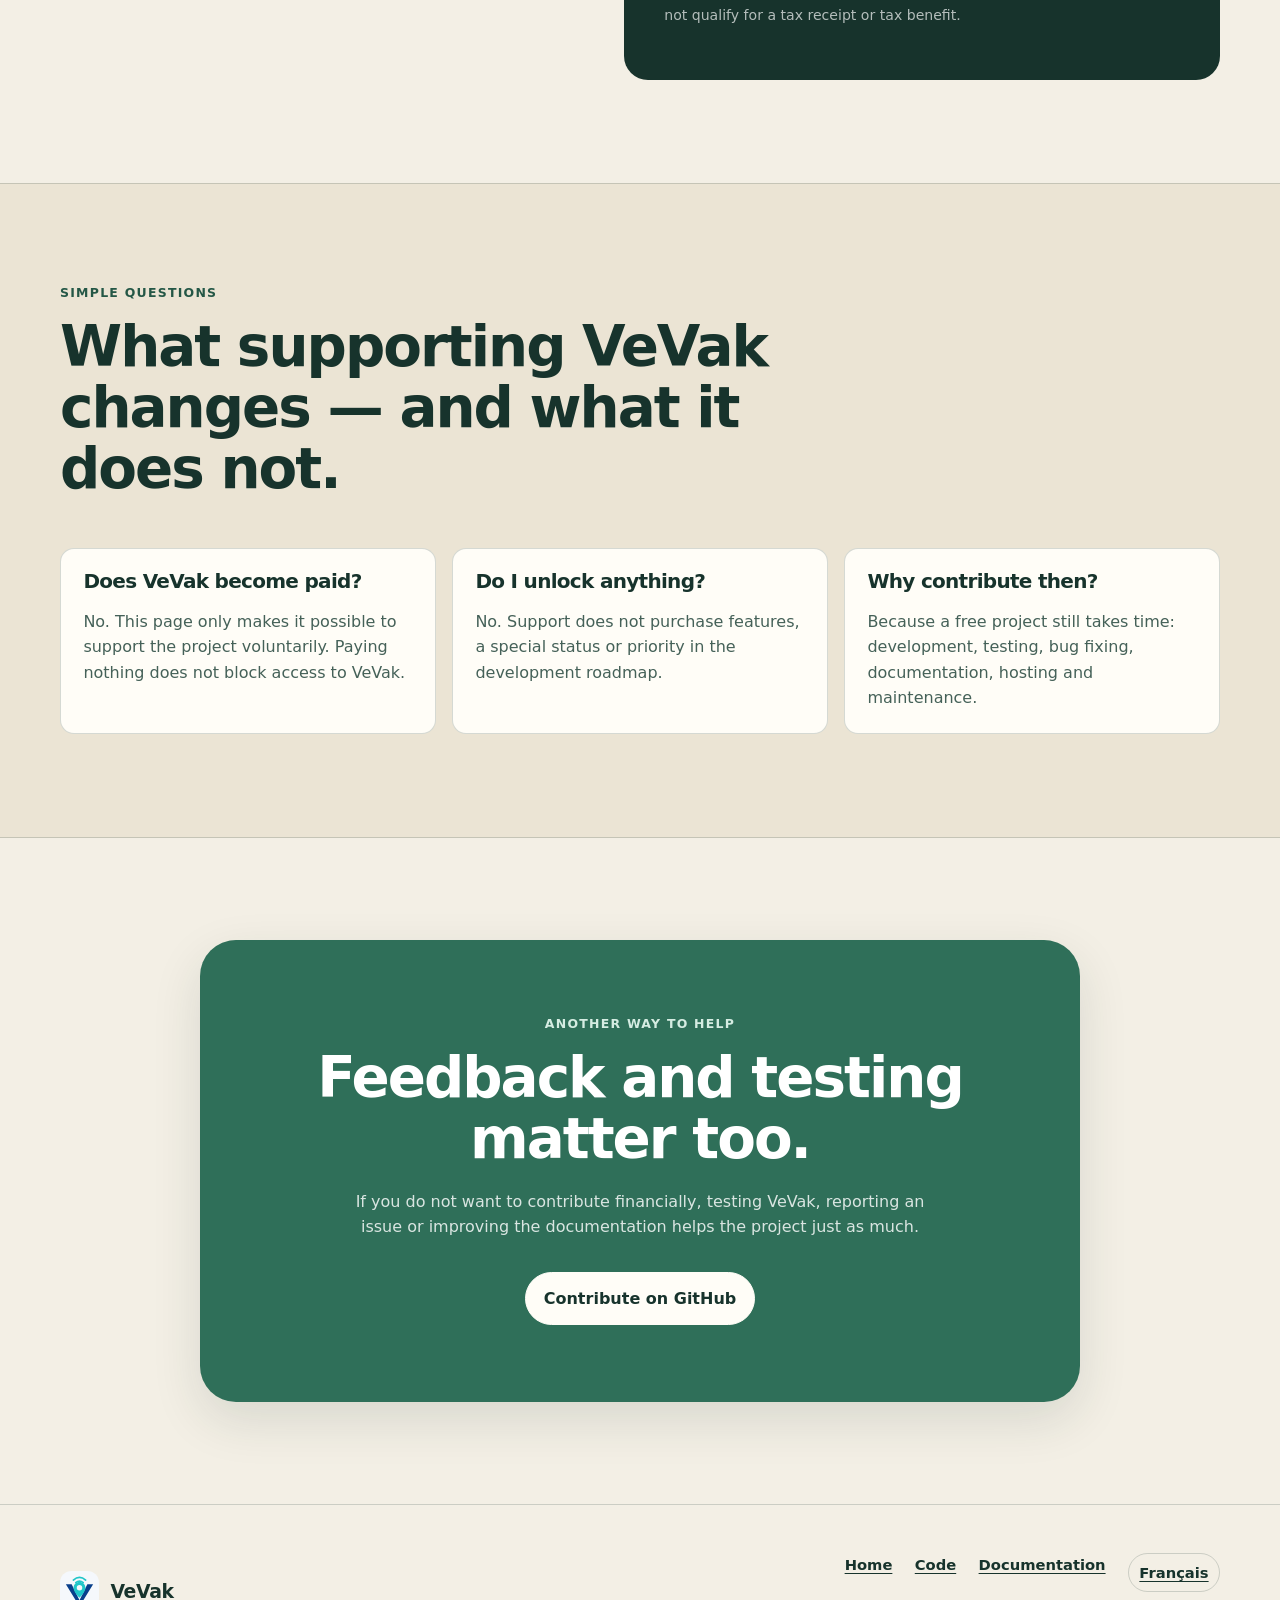
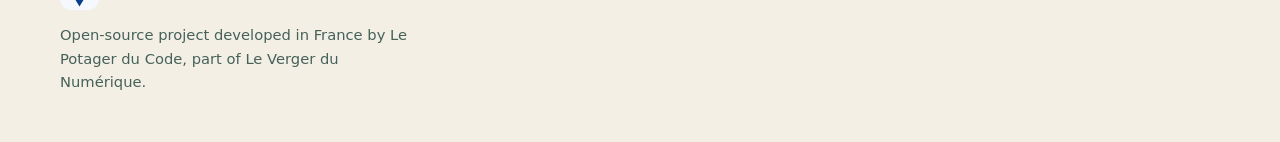
<file: en/support/index.html>
<!doctype html>
<html lang="en">
<head>
  <meta charset="utf-8">
  <meta name="viewport" content="width=device-width, initial-scale=1">
  <meta name="theme-color" content="#17332c">
  <meta name="description" content="Support the development of VeVak, a free and open-source Android app with no advertising and no telemetry.">
  <meta name="color-scheme" content="light">
  <title>Support VeVak — Help keep the project free and open</title>
  <link rel="canonical" href="https://vevak.lepotager.org/en/support/">
  <link rel="icon" href="../../assets/favicon.svg" type="image/svg+xml">
  <link rel="stylesheet" href="../../assets/styles.css?v=20261029-eye">
  <link rel="stylesheet" href="../../assets/support.css?v=20260918-stancer-ui2">
  <link rel="alternate" hreflang="fr" href="https://vevak.lepotager.org/soutenir/">
  <link rel="alternate" hreflang="en" href="https://vevak.lepotager.org/en/support/">
  <script defer src="../../assets/site.js?v=20261029-eye"></script>
</head>
<body data-lang="en">
  <a class="skip-link" href="#main">Skip to content</a>
  <header class="site-header support-site-header" data-site-header>
    <div class="wrap header-inner">
      <a class="brand" href="../" aria-label="VeVak home"><span class="brand-mark" aria-hidden="true">V</span><span class="brand-copy"><strong>VeVak</strong></span></a>
      <div class="header-actions">
        <a class="lang-link" data-lang-choice="fr" href="../../soutenir/" lang="fr">FR</a>
        <button class="a11y-toggle a11y-toggle--icon" type="button" data-vevak-accessibility-toggle aria-pressed="false" aria-label="Accessible version" title="Accessible version"><svg class="a11y-icon" viewBox="0 0 24 24" aria-hidden="true" focusable="false"><path d="M2 12s3.5-6 10-6 10 6 10 6-3.5 6-10 6S2 12 2 12Z" fill="none" stroke="currentColor" stroke-width="1.9" stroke-linecap="round" stroke-linejoin="round"/><circle cx="12" cy="12" r="3" fill="none" stroke="currentColor" stroke-width="1.9"/></svg><span class="visually-hidden" data-a11y-label>Accessible version</span></button>
      </div>
    </div>
  </header>
  <main id="main">
    <section class="support-hero"><div class="wrap statement"><a class="back-link" href="../">← Back to VeVak</a><p class="eyebrow"><span class="status-dot"></span> Voluntary contribution · no reward required</p><h1>Help VeVak stay <span>free and open.</span></h1><p class="lead">VeVak is developed as an open-source project, with no advertising and no telemetry. If the project is useful to you, or if you simply want to help fund the time spent building it, you can make a voluntary contribution of any amount.</p><ul class="chips" aria-label="Support principles"><li>Choose your amount</li><li>No subscription</li><li>No feature unlock</li><li>Open-source project</li></ul></div></section>
    <section class="section compact">
      <div class="wrap support-layout">
        <article class="support-promise"><p class="kicker">What your support funds</p><h2>Development time, not privileged access.</h2><p>Contributions help cover part of the time and costs involved in development, real-device testing, documentation and project maintenance.</p><ul><li>VeVak remains usable without contributing.</li><li>Supporting the project does not unlock a “better” version of the safety baseline.</li><li>There is no automatic subscription or recurring commitment.</li><li>Support does not qualify for any tax deduction, tax relief or other tax benefit.</li></ul></article>
        <section class="support-panel" id="payment" aria-labelledby="payment-title"><p class="kicker">One-off contribution</p><h2 id="payment-title">Contribute by card with Stancer 🌱</h2><p>Choose €5, €10, €15 or enter your own amount. Card details are entered on Stancer’s secure interface: VeVak never receives the full card number or security code.</p><form class="contribution-form" action="../../soutenir/paiement.php" method="post"><input type="hidden" name="lang" value="en"><div class="amount-grid" aria-label="Quick amounts"><button class="amount-button" type="submit" name="amount" value="5">€5</button><button class="amount-button" type="submit" name="amount" value="10">€10</button><button class="amount-button" type="submit" name="amount" value="15">€15</button></div><div class="custom-amount"><label for="custom-amount">Custom amount in euros</label><input id="custom-amount" name="custom_amount" inputmode="decimal" autocomplete="off" placeholder="1" aria-describedby="custom-amount-help"><small id="custom-amount-help">Minimum €1. One-off contribution, no subscription.</small></div><label class="contribution-honeypot" aria-hidden="true" style="position:absolute;left:-10000px;width:1px;height:1px;overflow:hidden;opacity:0;pointer-events:none">Website<input name="website" tabindex="-1" autocomplete="off"></label><button class="button primary support-submit" type="submit">Continue with Stancer</button></form><p class="payment-status">You will be redirected to payment.stancer.com to complete the contribution.</p><p class="support-alt">Prefer another route? <a href="https://revolut.me/jasumino" rel="noopener noreferrer">Contribute through Revolut.me</a>.</p><p class="support-note"><strong>VeVak is developed and maintained as part of Le Potager du Web’s business activity.</strong> Contributions are entirely optional, provide no functional reward, and are recorded as business revenue. They do not qualify for a tax receipt or tax benefit.</p></section>
      </div>
    </section>
    <section class="section tinted"><div class="wrap"><div class="section-heading"><p class="kicker">Simple questions</p><h2>What supporting VeVak changes — and what it does not.</h2></div><div class="support-faq"><article><h3>Does VeVak become paid?</h3><p>No. This page only makes it possible to support the project voluntarily. Paying nothing does not block access to VeVak.</p></article><article><h3>Do I unlock anything?</h3><p>No. Support does not purchase features, a special status or priority in the development roadmap.</p></article><article><h3>Why contribute then?</h3><p>Because a free project still takes time: development, testing, bug fixing, documentation, hosting and maintenance.</p></article></div></div></section>
    <section class="section final-cta"><div class="wrap final-card"><p class="kicker">Another way to help</p><h2>Feedback and testing matter too.</h2><p>If you do not want to contribute financially, testing VeVak, reporting an issue or improving the documentation helps the project just as much.</p><a class="button primary" href="https://github.com/jasmin-abernathy/vevak/issues">Contribute on GitHub</a></div></section>
  </main>
  <footer class="site-footer"><div class="wrap footer-grid"><div><a class="brand footer-brand" href="../"><span class="brand-mark" aria-hidden="true">V</span><span>VeVak</span></a><p>Open-source project developed in France by Le Potager du Code, part of Le Verger du Numérique.</p></div><div class="footer-links"><a href="../">Home</a><a href="https://github.com/jasmin-abernathy/vevak">Code</a><a href="https://github.com/jasmin-abernathy/vevak-docs">Documentation</a><a class="lang-link" data-lang-choice="fr" href="../../soutenir/" lang="fr">Français</a></div></div></footer>
</body>
</html>
</file>
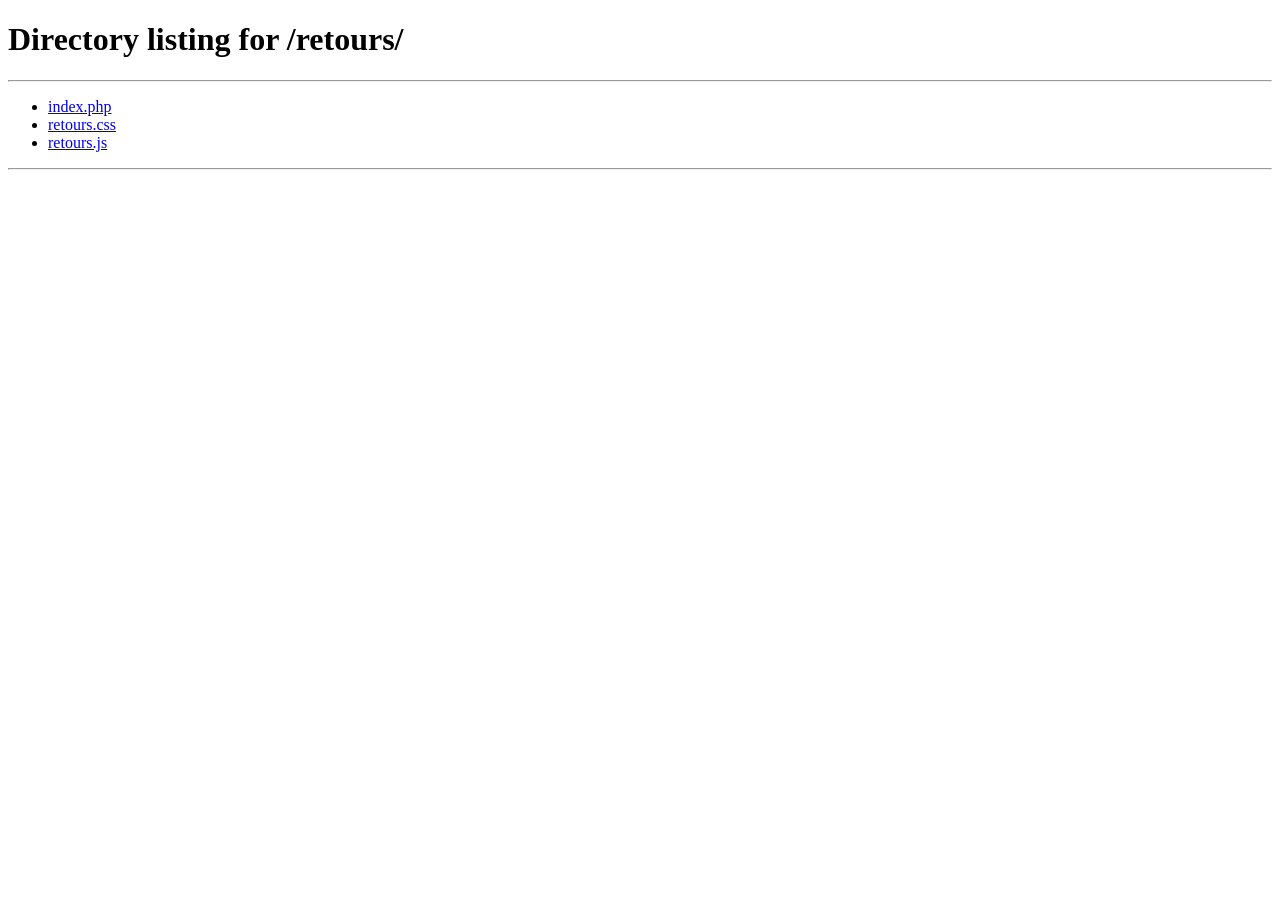
<file: test/retours/index.html>
<!doctype html>
<html lang="fr">
<head>
  <meta charset="utf-8">
  <meta name="viewport" content="width=device-width, initial-scale=1">
  <meta name="robots" content="noindex,nofollow,noarchive">
  <meta name="referrer" content="no-referrer">
  <meta http-equiv="refresh" content="0;url=/retours/">
  <title>VeVak — Espace retours</title>
  <link rel="canonical" href="https://vevak.lepotager.org/retours/">
</head>
<body>
  <main>
    <p>Le questionnaire de test a été déplacé. <a href="/retours/">Accéder à l’espace retours VeVak</a>.</p>
  </main>
</body>
</html>
</file>
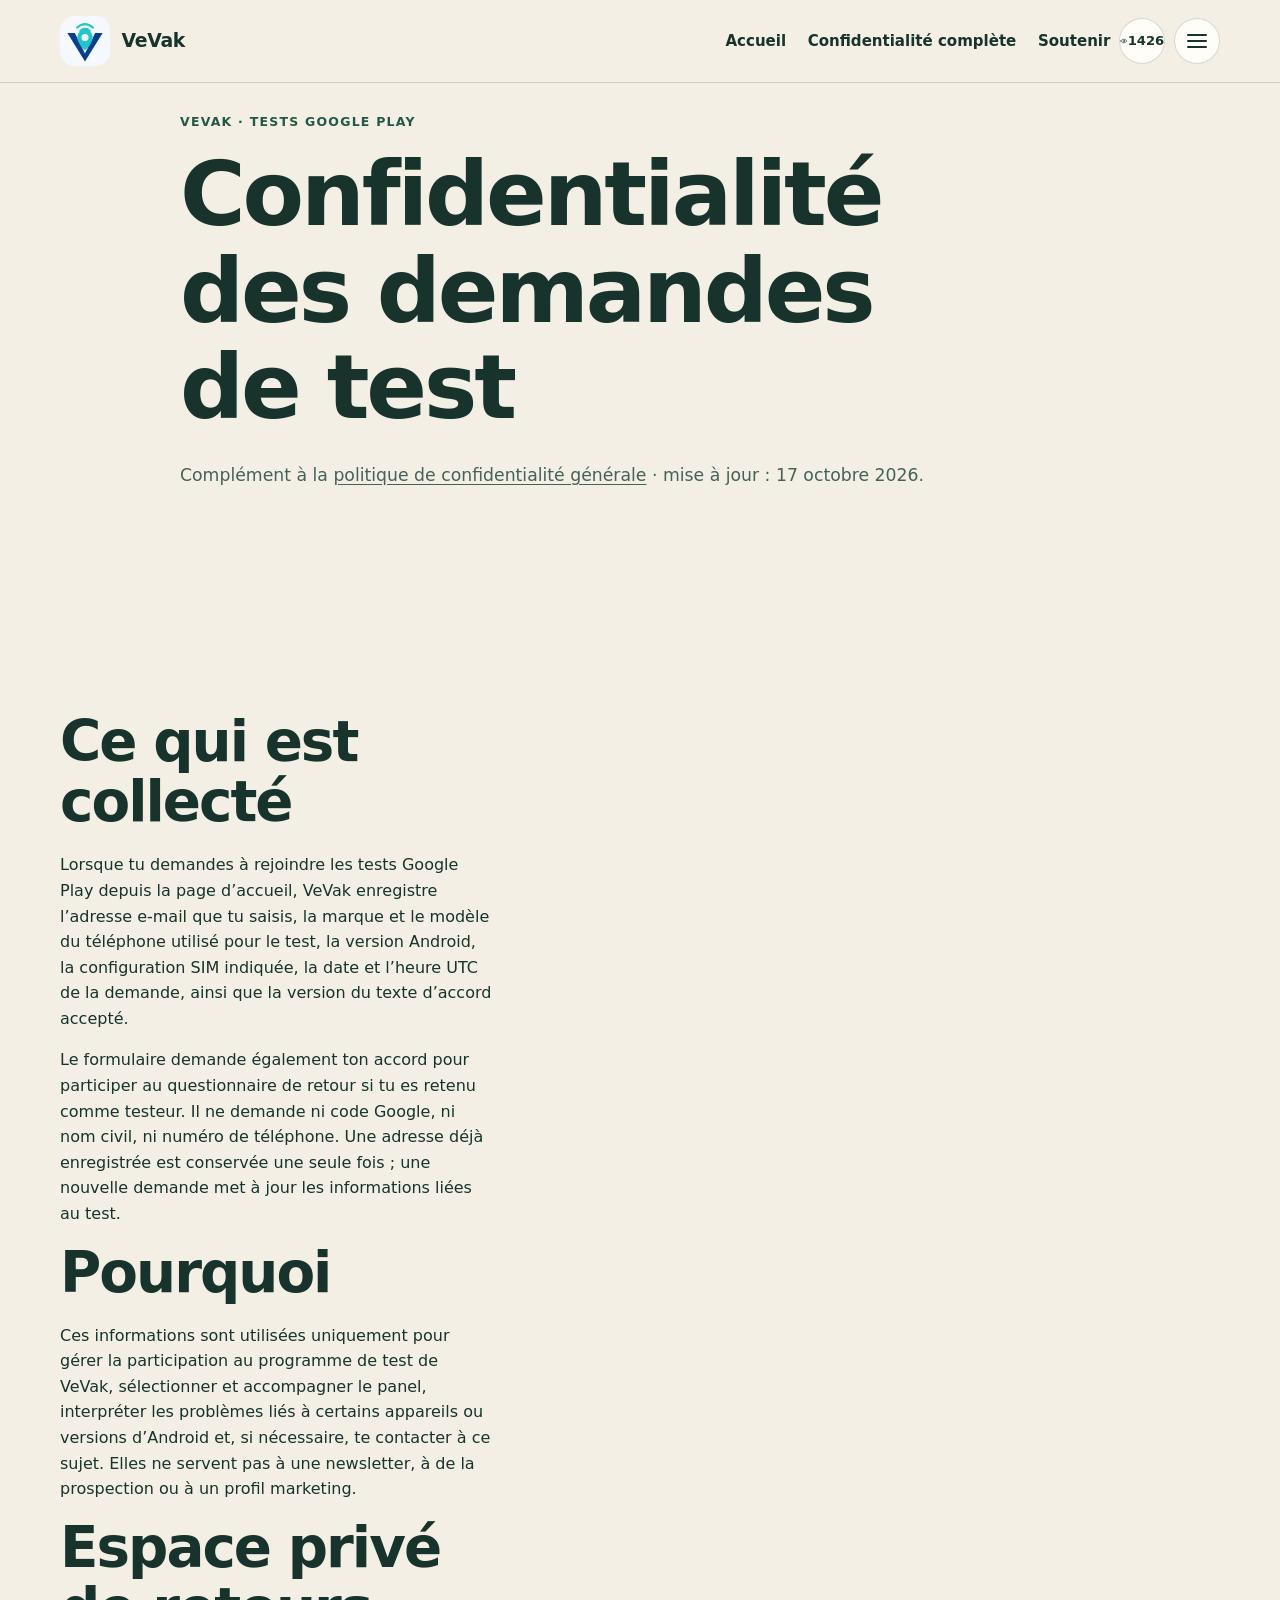
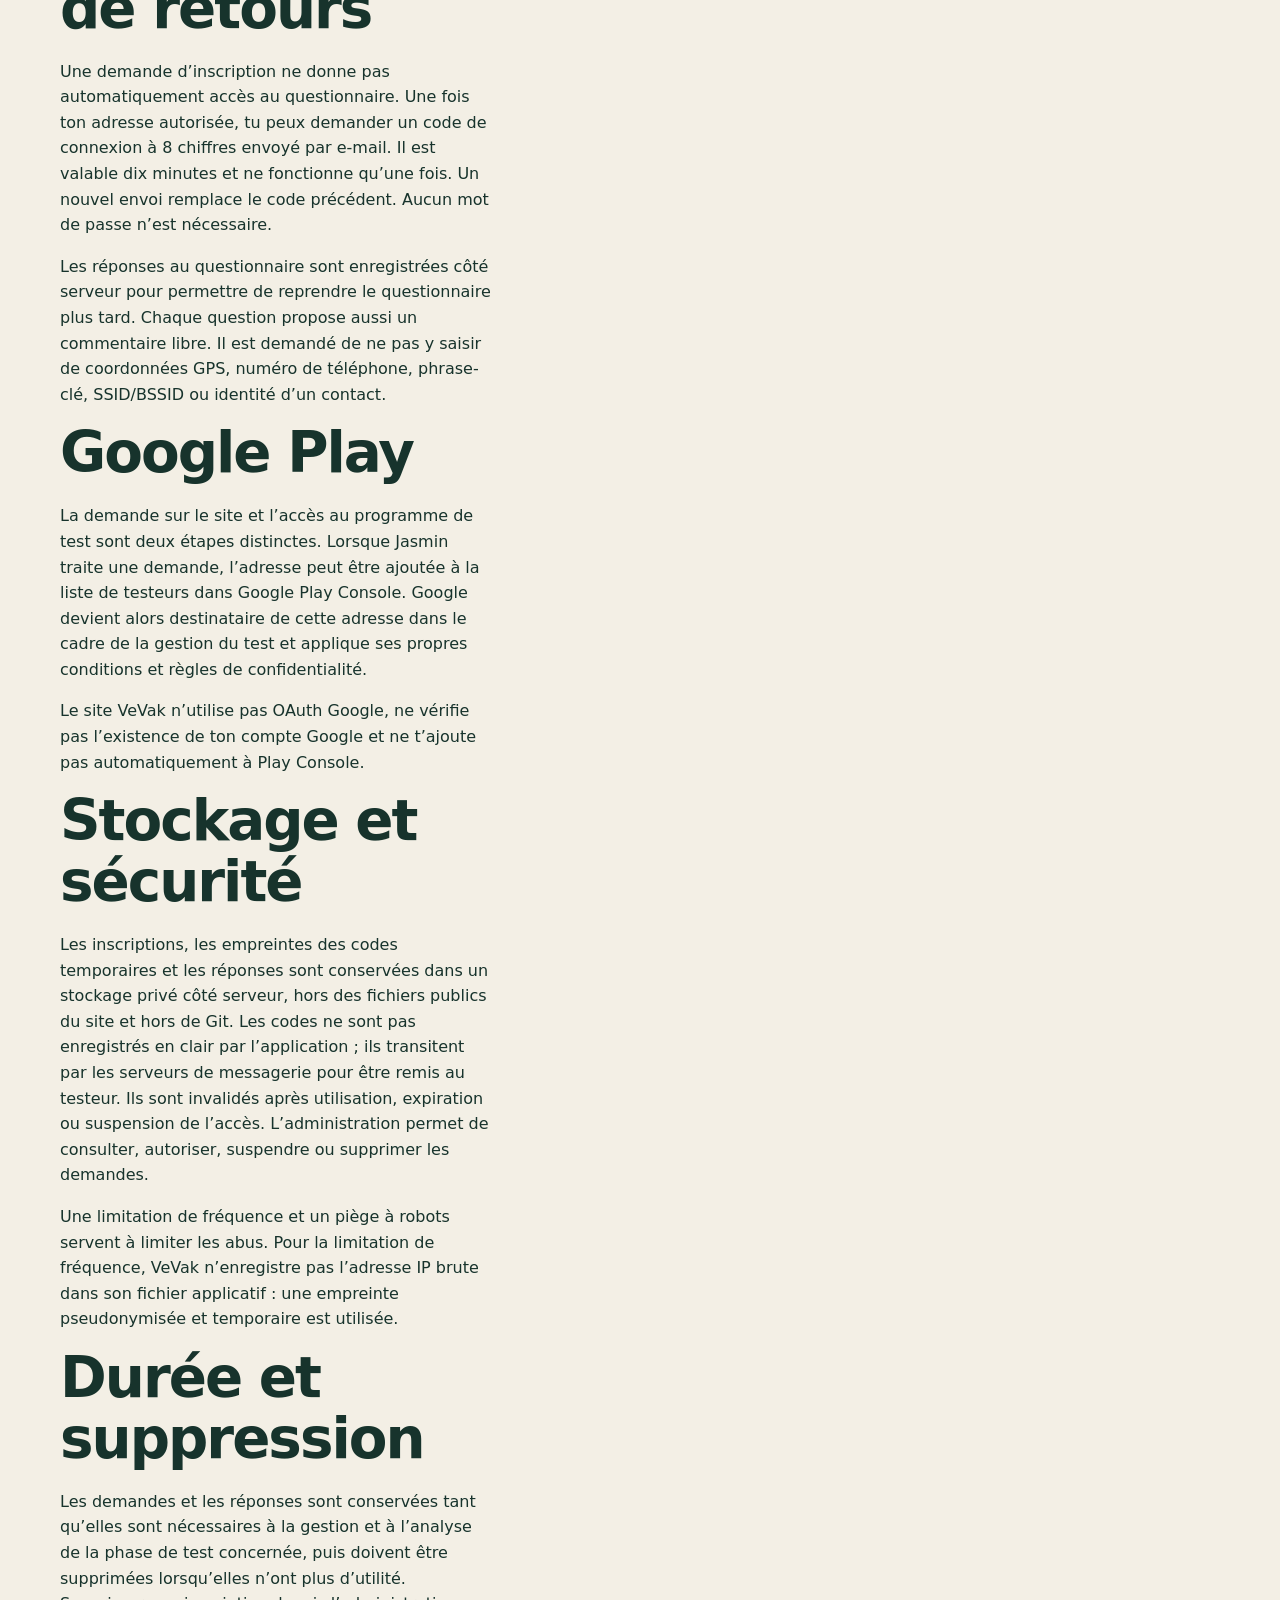
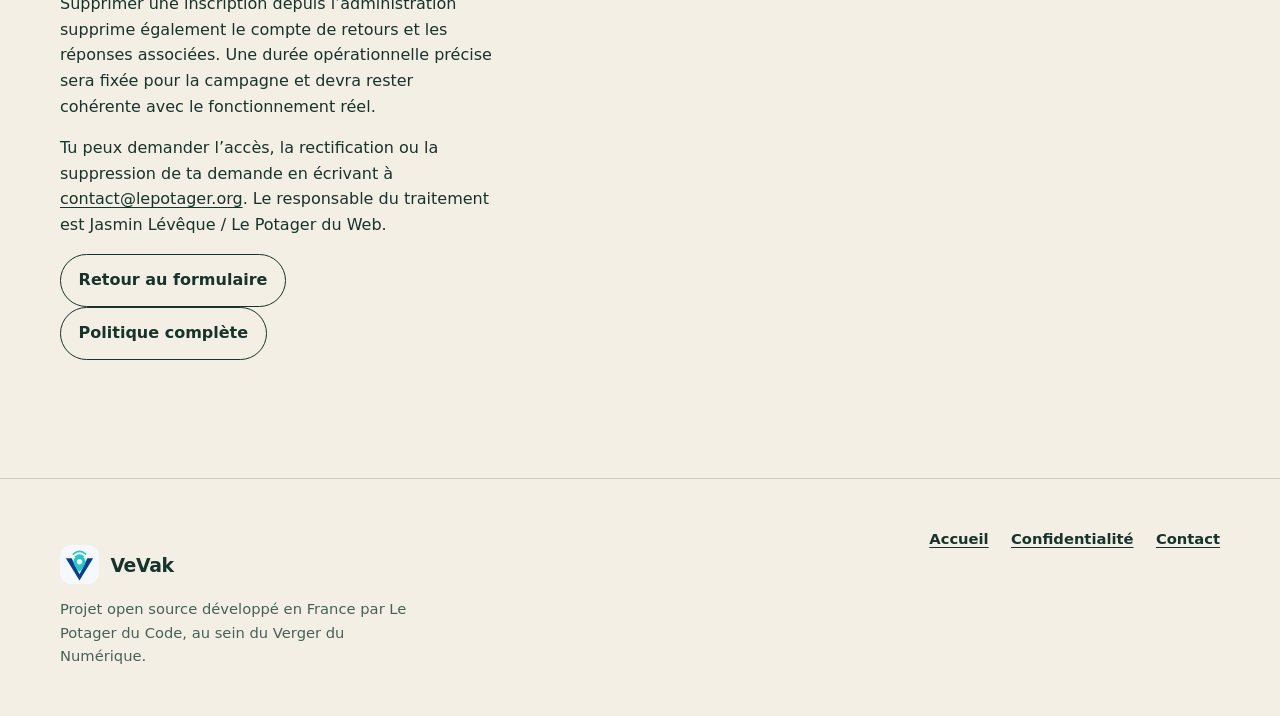
<file: confidentialite/testeurs-google-play.html>
<!doctype html>
<html lang="fr">
<head>
  <meta charset="utf-8">
  <meta name="viewport" content="width=device-width, initial-scale=1">
  <meta name="theme-color" content="#17332c">
  <meta name="robots" content="noindex,follow">
  <title>Confidentialité — testeurs Google Play · VeVak</title>
  <link rel="icon" href="../assets/favicon.svg" type="image/svg+xml">
  <link rel="stylesheet" href="../assets/styles.css?v=20261029-eye">
  <script defer src="../assets/site.js?v=20261029-eye"></script>
</head>
<body data-lang="fr">
  <a class="skip-link" href="#main">Aller au contenu</a>
  <header class="site-header" data-site-header>
    <div class="wrap header-inner">
      <a class="brand" href="../" aria-label="VeVak, accueil"><span class="brand-mark" aria-hidden="true">V</span><span class="brand-copy"><strong>VeVak</strong><small>par Le Potager du Web</small></span></a>
      <div class="header-actions">
        <nav class="nav" id="vevak-navigation" data-site-nav data-open="false" aria-label="Navigation principale"><a href="../">Accueil</a><a href="./">Confidentialité complète</a><a href="../soutenir/">Soutenir</a></nav>
        <button class="a11y-toggle" type="button" data-vevak-accessibility-toggle aria-pressed="false">Version accessible</button>
        <button class="menu-toggle" type="button" data-site-menu-toggle aria-expanded="false" aria-controls="vevak-navigation" aria-label="Ouvrir le menu"><span aria-hidden="true"></span><span aria-hidden="true"></span><span aria-hidden="true"></span></button>
      </div>
    </div>
  </header>
  <main id="main">
    <section class="section compact"><div class="wrap statement"><p class="kicker">VeVak · tests Google Play</p><h1>Confidentialité des demandes de test</h1><p class="lead-small">Complément à la <a href="./">politique de confidentialité générale</a> · mise à jour : 17 octobre 2026.</p></div></section>
    <section class="section"><div class="wrap split"><div>
      <h2>Ce qui est collecté</h2>
      <p>Lorsque tu demandes à rejoindre les tests Google Play depuis la page d’accueil, VeVak enregistre l’adresse e-mail que tu saisis, la marque et le modèle du téléphone utilisé pour le test, la version Android, la configuration SIM indiquée, la date et l’heure UTC de la demande, ainsi que la version du texte d’accord accepté.</p>
      <p>Le formulaire demande également ton accord pour participer au questionnaire de retour si tu es retenu comme testeur. Il ne demande ni code Google, ni nom civil, ni numéro de téléphone. Une adresse déjà enregistrée est conservée une seule fois ; une nouvelle demande met à jour les informations liées au test.</p>

      <h2>Pourquoi</h2>
      <p>Ces informations sont utilisées uniquement pour gérer la participation au programme de test de VeVak, sélectionner et accompagner le panel, interpréter les problèmes liés à certains appareils ou versions d’Android et, si nécessaire, te contacter à ce sujet. Elles ne servent pas à une newsletter, à de la prospection ou à un profil marketing.</p>

      <h2>Espace privé de retours</h2>
      <p>Une demande d’inscription ne donne pas automatiquement accès au questionnaire. Une fois ton adresse autorisée, tu peux demander un code de connexion à 8 chiffres envoyé par e-mail. Il est valable dix minutes et ne fonctionne qu’une fois. Un nouvel envoi remplace le code précédent. Aucun mot de passe n’est nécessaire.</p>
      <p>Les réponses au questionnaire sont enregistrées côté serveur pour permettre de reprendre le questionnaire plus tard. Chaque question propose aussi un commentaire libre. Il est demandé de ne pas y saisir de coordonnées GPS, numéro de téléphone, phrase-clé, SSID/BSSID ou identité d’un contact.</p>

      <h2>Google Play</h2>
      <p>La demande sur le site et l’accès au programme de test sont deux étapes distinctes. Lorsque Jasmin traite une demande, l’adresse peut être ajoutée à la liste de testeurs dans Google Play Console. Google devient alors destinataire de cette adresse dans le cadre de la gestion du test et applique ses propres conditions et règles de confidentialité.</p>
      <p>Le site VeVak n’utilise pas OAuth Google, ne vérifie pas l’existence de ton compte Google et ne t’ajoute pas automatiquement à Play Console.</p>

      <h2>Stockage et sécurité</h2>
      <p>Les inscriptions, les empreintes des codes temporaires et les réponses sont conservées dans un stockage privé côté serveur, hors des fichiers publics du site et hors de Git. Les codes ne sont pas enregistrés en clair par l’application ; ils transitent par les serveurs de messagerie pour être remis au testeur. Ils sont invalidés après utilisation, expiration ou suspension de l’accès. L’administration permet de consulter, autoriser, suspendre ou supprimer les demandes.</p>
      <p>Une limitation de fréquence et un piège à robots servent à limiter les abus. Pour la limitation de fréquence, VeVak n’enregistre pas l’adresse IP brute dans son fichier applicatif : une empreinte pseudonymisée et temporaire est utilisée.</p>

      <h2>Durée et suppression</h2>
      <p>Les demandes et les réponses sont conservées tant qu’elles sont nécessaires à la gestion et à l’analyse de la phase de test concernée, puis doivent être supprimées lorsqu’elles n’ont plus d’utilité. Supprimer une inscription depuis l’administration supprime également le compte de retours et les réponses associées. Une durée opérationnelle précise sera fixée pour la campagne et devra rester cohérente avec le fonctionnement réel.</p>
      <p>Tu peux demander l’accès, la rectification ou la suppression de ta demande en écrivant à <a href="mailto:contact@lepotager.org">contact@lepotager.org</a>. Le responsable du traitement est Jasmin Lévêque / Le Potager du Web.</p>

      <p><a class="button secondary" href="../#devenir-testeur">Retour au formulaire</a> <a class="button secondary" href="./">Politique complète</a></p>
    </div></div></section>
  </main>
  <footer class="site-footer"><div class="wrap footer-grid"><div><a class="brand footer-brand" href="../"><span class="brand-mark" aria-hidden="true">V</span><span>VeVak</span></a><p>Projet open source développé en France par Le Potager du Code, au sein du Verger du Numérique.</p></div><div class="footer-links"><a href="../">Accueil</a><a href="./">Confidentialité</a><a href="mailto:contact@lepotager.org">Contact</a></div></div></footer>
</body>
</html>
</file>
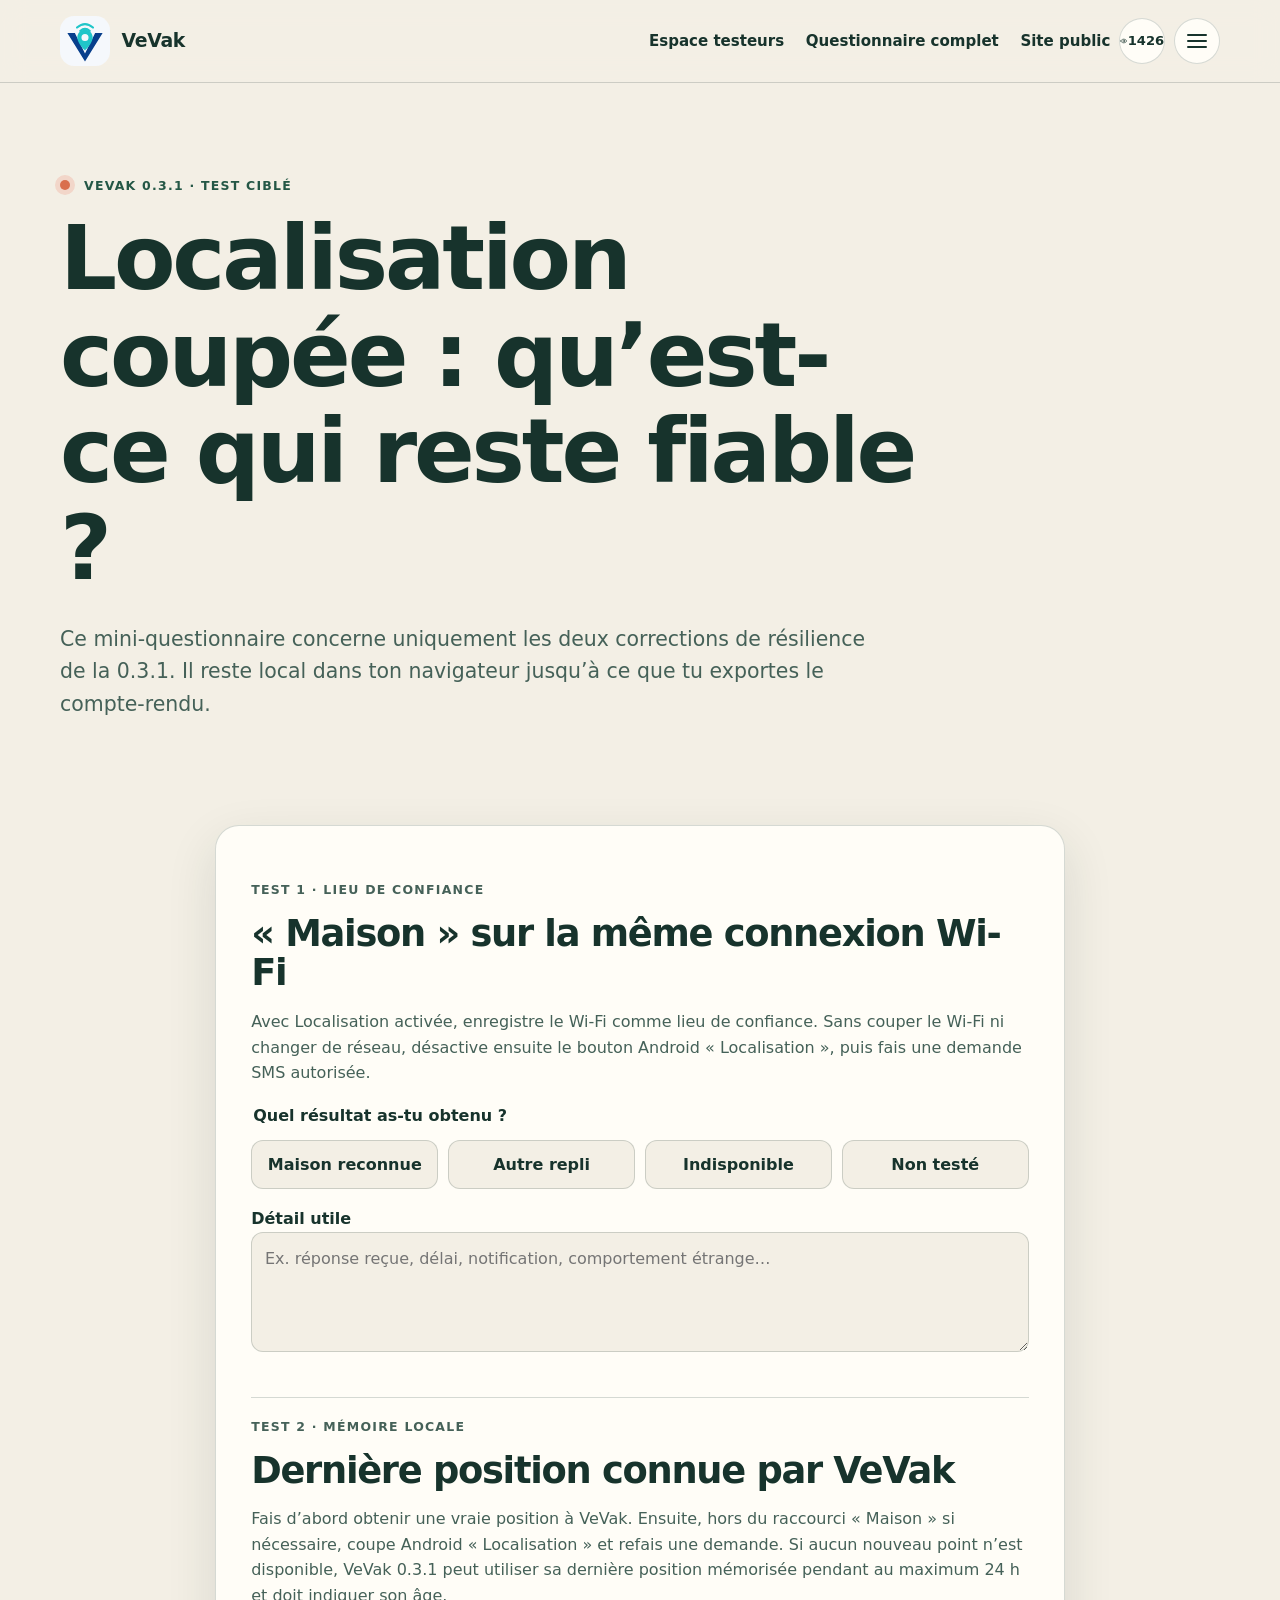
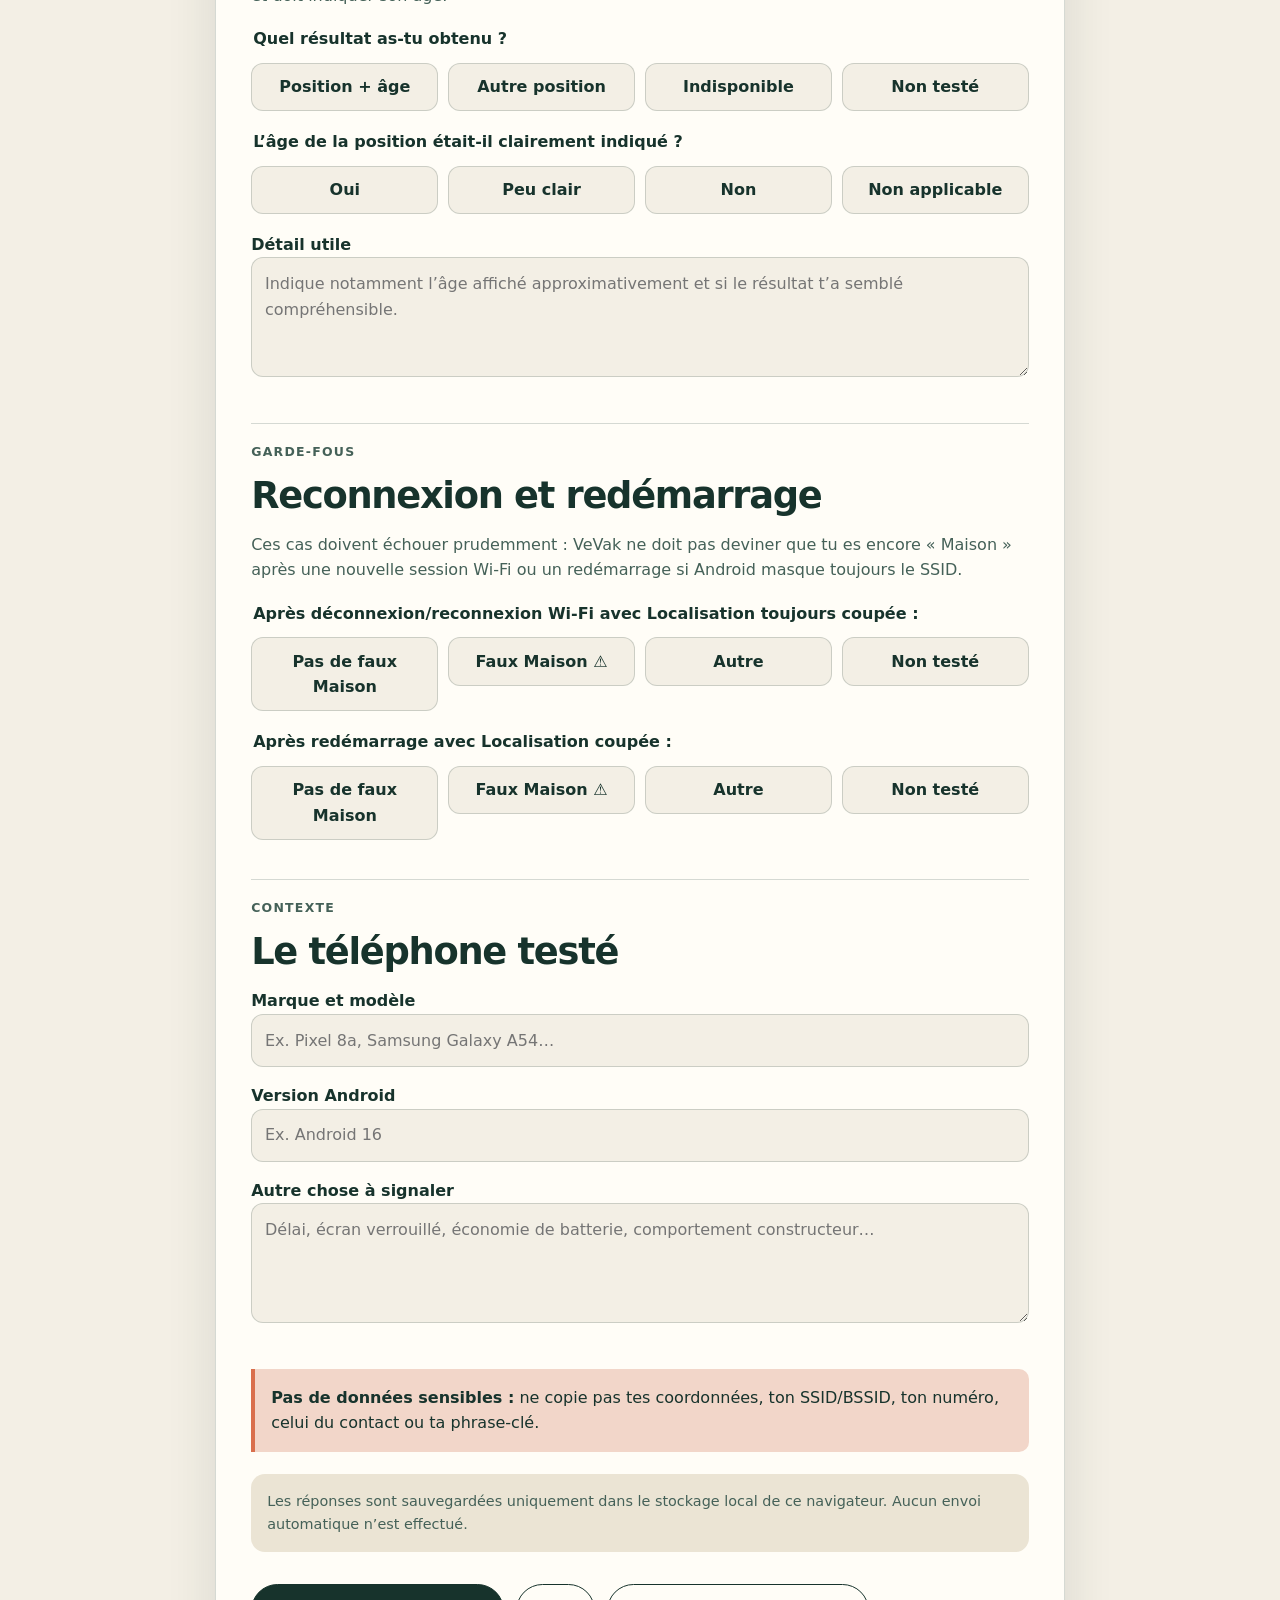
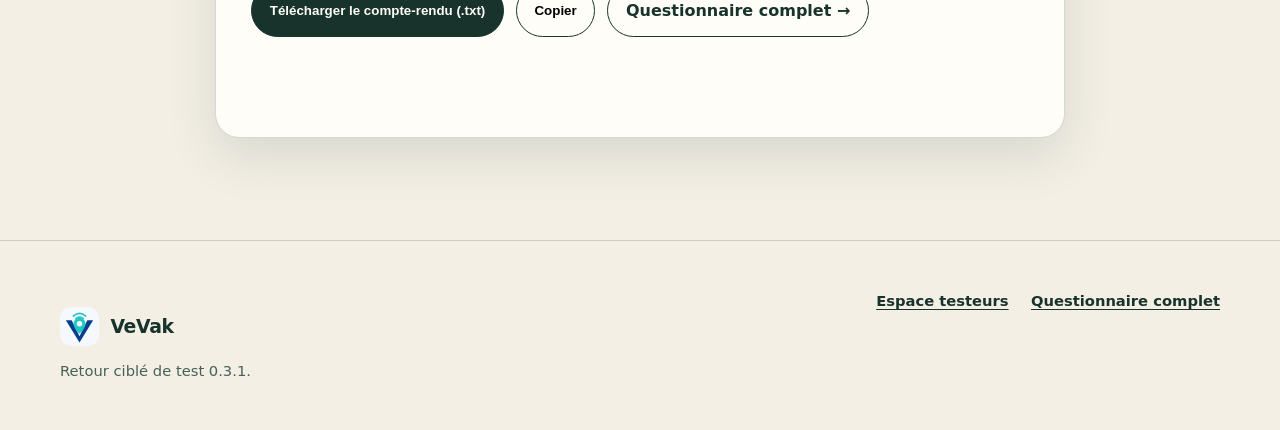
<file: test/retours/resilience-0.3.1.html>
<!doctype html>
<html lang="fr">
<head>
  <meta charset="utf-8">
  <meta name="viewport" content="width=device-width, initial-scale=1">
  <meta name="theme-color" content="#17332c">
  <meta name="robots" content="noindex,nofollow,noarchive">
  <meta name="description" content="Retour ciblé sur les tests de résilience de localisation VeVak 0.3.1.">
  <title>VeVak 0.3.1 — Retour résilience localisation</title>
  <link rel="icon" href="../../assets/favicon.svg" type="image/svg+xml">
  <link rel="stylesheet" href="../../assets/styles.css?v=20261029-eye">
  <style>
    .resilience-hero{padding:clamp(4rem,8vw,6rem) 0 2.5rem}.resilience-hero h1{max-width:14ch}.form-card{max-width:850px;margin:0 auto;padding:clamp(1.3rem,4vw,2.2rem);border:1px solid var(--line);border-radius:var(--radius);background:var(--white);box-shadow:var(--shadow)}.test-block{padding:1.35rem 0;border-top:1px solid var(--line)}.test-block:first-child{border-top:0}.test-block h2{font-size:clamp(1.55rem,4vw,2.3rem);margin-bottom:.5rem}.test-block>p{color:var(--ink-soft)}fieldset{border:0;padding:0;margin:1.1rem 0}legend,label{font-weight:820}.choices{display:grid;grid-template-columns:repeat(4,minmax(0,1fr));gap:.6rem;margin-top:.7rem}.choice{position:relative}.choice input{position:absolute;opacity:0}.choice label{min-height:48px;display:grid;place-items:center;padding:.65rem;border:1px solid var(--line);border-radius:12px;background:var(--paper);text-align:center;cursor:pointer}.choice input:checked+label{border-color:var(--leaf);background:#d9ece3;outline:2px solid var(--leaf);outline-offset:1px}.text-input,textarea{width:100%;padding:.8rem;border:1px solid var(--line);border-radius:12px;background:var(--paper);font:inherit}textarea{min-height:120px;resize:vertical}.field{margin:1rem 0}.privacy-note{margin:1.4rem 0;padding:1rem;border-radius:var(--radius-sm);background:var(--paper-2);color:var(--ink-soft);font-size:.9rem}.actions{display:flex;flex-wrap:wrap;gap:.75rem}.status{min-height:1.4rem;margin-top:.8rem;color:var(--leaf-dark);font-weight:760}.warning{padding:1rem;border-left:4px solid var(--signal);background:var(--signal-soft);border-radius:0 10px 10px 0}@media(max-width:680px){.choices{grid-template-columns:1fr}.actions .button{width:100%}}
  </style>
</head>
<body>
  <a class="skip-link" href="#main">Aller au contenu</a>
  <header class="site-header" data-site-header>
    <div class="wrap header-inner">
      <a class="brand" href="../../" aria-label="VeVak, accueil">
        <span class="brand-mark" aria-hidden="true">V</span>
        <span class="brand-copy"><strong>VeVak</strong><small data-site-context data-context-default="espace testeurs · Le Potager du Web">espace testeurs · Le Potager du Web</small></span>
      </a>
      <div class="header-actions">
        <nav class="nav" id="vevak-navigation" data-site-nav data-open="false" aria-label="Navigation testeurs"><a href="../">Espace testeurs</a><a href="./">Questionnaire complet</a><a href="../../">Site public</a></nav>
        <button class="a11y-toggle" type="button" data-vevak-accessibility-toggle aria-pressed="false">Version accessible</button>
        <button class="menu-toggle" type="button" data-site-menu-toggle aria-expanded="false" aria-controls="vevak-navigation" aria-label="Ouvrir le menu"><span aria-hidden="true"></span><span aria-hidden="true"></span><span aria-hidden="true"></span></button>
      </div>
    </div>
  </header>

  <main id="main">
    <section class="resilience-hero"><div class="wrap"><p class="eyebrow"><span class="status-dot"></span> VeVak 0.3.1 · test ciblé</p><h1>Localisation coupée : qu’est-ce qui reste fiable ?</h1><p class="lead">Ce mini-questionnaire concerne uniquement les deux corrections de résilience de la 0.3.1. Il reste local dans ton navigateur jusqu’à ce que tu exportes le compte-rendu.</p></div></section>

    <section class="section compact"><div class="wrap"><form class="form-card" id="resilienceForm">
      <section class="test-block">
        <p class="kicker">Test 1 · lieu de confiance</p><h2>« Maison » sur la même connexion Wi-Fi</h2><p>Avec Localisation activée, enregistre le Wi-Fi comme lieu de confiance. Sans couper le Wi-Fi ni changer de réseau, désactive ensuite le bouton Android « Localisation », puis fais une demande SMS autorisée.</p>
        <fieldset><legend>Quel résultat as-tu obtenu ?</legend><div class="choices">
          <div class="choice"><input id="wifi-ok" type="radio" name="wifi_same_session" value="Maison reconnue"><label for="wifi-ok">Maison reconnue</label></div>
          <div class="choice"><input id="wifi-location" type="radio" name="wifi_same_session" value="Coordonnées ou autre repli"><label for="wifi-location">Autre repli</label></div>
          <div class="choice"><input id="wifi-fail" type="radio" name="wifi_same_session" value="Position indisponible"><label for="wifi-fail">Indisponible</label></div>
          <div class="choice"><input id="wifi-na" type="radio" name="wifi_same_session" value="Non testé"><label for="wifi-na">Non testé</label></div>
        </div></fieldset>
        <div class="field"><label for="wifi-comment">Détail utile</label><textarea id="wifi-comment" name="wifi_comment" placeholder="Ex. réponse reçue, délai, notification, comportement étrange…"></textarea></div>
      </section>

      <section class="test-block">
        <p class="kicker">Test 2 · mémoire locale</p><h2>Dernière position connue par VeVak</h2><p>Fais d’abord obtenir une vraie position à VeVak. Ensuite, hors du raccourci « Maison » si nécessaire, coupe Android « Localisation » et refais une demande. Si aucun nouveau point n’est disponible, VeVak 0.3.1 peut utiliser sa dernière position mémorisée pendant au maximum 24 h et doit indiquer son âge.</p>
        <fieldset><legend>Quel résultat as-tu obtenu ?</legend><div class="choices">
          <div class="choice"><input id="memory-ok" type="radio" name="remembered_location" value="Position mémorisée avec âge"><label for="memory-ok">Position + âge</label></div>
          <div class="choice"><input id="memory-current" type="radio" name="remembered_location" value="Autre position obtenue"><label for="memory-current">Autre position</label></div>
          <div class="choice"><input id="memory-fail" type="radio" name="remembered_location" value="Position indisponible"><label for="memory-fail">Indisponible</label></div>
          <div class="choice"><input id="memory-na" type="radio" name="remembered_location" value="Non testé"><label for="memory-na">Non testé</label></div>
        </div></fieldset>
        <fieldset><legend>L’âge de la position était-il clairement indiqué ?</legend><div class="choices">
          <div class="choice"><input id="age-yes" type="radio" name="age_visible" value="Oui"><label for="age-yes">Oui</label></div>
          <div class="choice"><input id="age-unclear" type="radio" name="age_visible" value="Peu clair"><label for="age-unclear">Peu clair</label></div>
          <div class="choice"><input id="age-no" type="radio" name="age_visible" value="Non"><label for="age-no">Non</label></div>
          <div class="choice"><input id="age-na" type="radio" name="age_visible" value="Pas de position mémorisée"><label for="age-na">Non applicable</label></div>
        </div></fieldset>
        <div class="field"><label for="memory-comment">Détail utile</label><textarea id="memory-comment" name="memory_comment" placeholder="Indique notamment l’âge affiché approximativement et si le résultat t’a semblé compréhensible."></textarea></div>
      </section>

      <section class="test-block">
        <p class="kicker">Garde-fous</p><h2>Reconnexion et redémarrage</h2><p>Ces cas doivent échouer prudemment : VeVak ne doit pas deviner que tu es encore « Maison » après une nouvelle session Wi-Fi ou un redémarrage si Android masque toujours le SSID.</p>
        <fieldset><legend>Après déconnexion/reconnexion Wi-Fi avec Localisation toujours coupée :</legend><div class="choices">
          <div class="choice"><input id="reconnect-safe" type="radio" name="wifi_reconnect" value="Pas de faux Maison"><label for="reconnect-safe">Pas de faux Maison</label></div>
          <div class="choice"><input id="reconnect-bad" type="radio" name="wifi_reconnect" value="Faux Maison"><label for="reconnect-bad">Faux Maison ⚠️</label></div>
          <div class="choice"><input id="reconnect-other" type="radio" name="wifi_reconnect" value="Autre comportement"><label for="reconnect-other">Autre</label></div>
          <div class="choice"><input id="reconnect-na" type="radio" name="wifi_reconnect" value="Non testé"><label for="reconnect-na">Non testé</label></div>
        </div></fieldset>
        <fieldset><legend>Après redémarrage avec Localisation coupée :</legend><div class="choices">
          <div class="choice"><input id="reboot-safe" type="radio" name="reboot_result" value="Pas de faux Maison"><label for="reboot-safe">Pas de faux Maison</label></div>
          <div class="choice"><input id="reboot-bad" type="radio" name="reboot_result" value="Faux Maison"><label for="reboot-bad">Faux Maison ⚠️</label></div>
          <div class="choice"><input id="reboot-other" type="radio" name="reboot_result" value="Autre comportement"><label for="reboot-other">Autre</label></div>
          <div class="choice"><input id="reboot-na" type="radio" name="reboot_result" value="Non testé"><label for="reboot-na">Non testé</label></div>
        </div></fieldset>
      </section>

      <section class="test-block">
        <p class="kicker">Contexte</p><h2>Le téléphone testé</h2>
        <div class="field"><label for="device">Marque et modèle</label><input class="text-input" id="device" name="device" type="text" placeholder="Ex. Pixel 8a, Samsung Galaxy A54…"></div>
        <div class="field"><label for="android">Version Android</label><input class="text-input" id="android" name="android" type="text" placeholder="Ex. Android 16"></div>
        <div class="field"><label for="general-comment">Autre chose à signaler</label><textarea id="general-comment" name="general_comment" placeholder="Délai, écran verrouillé, économie de batterie, comportement constructeur…"></textarea></div>
      </section>

      <div class="warning"><strong>Pas de données sensibles :</strong> ne copie pas tes coordonnées, ton SSID/BSSID, ton numéro, celui du contact ou ta phrase-clé.</div>
      <div class="privacy-note">Les réponses sont sauvegardées uniquement dans le stockage local de ce navigateur. Aucun envoi automatique n’est effectué.</div>
      <div class="actions"><button class="button primary" type="button" id="downloadReport">Télécharger le compte-rendu (.txt)</button><button class="button secondary" type="button" id="copyReport">Copier</button><a class="button secondary" href="./">Questionnaire complet →</a></div>
      <p class="status" id="status" aria-live="polite"></p>
    </form></div></section>
  </main>

  <footer class="site-footer"><div class="wrap footer-grid"><div><a class="brand footer-brand" href="../../"><span class="brand-mark" aria-hidden="true">V</span><span>VeVak</span></a><p>Retour ciblé de test 0.3.1.</p></div><div class="footer-links"><a href="../">Espace testeurs</a><a href="./">Questionnaire complet</a></div></div></footer>

  <script defer src="../../assets/site.js?v=20261029-eye"></script>
  <script>
  (()=>{
    const form=document.getElementById('resilienceForm');
    const status=document.getElementById('status');
    const key='vevak-resilience-031-feedback';
    const fields=()=>[...form.querySelectorAll('input,textarea')];
    const snapshot=()=>{const data={};fields().forEach(el=>{if(el.type==='radio'){if(el.checked)data[el.name]=el.value;}else data[el.name]=el.value;});return data;};
    const save=()=>{try{localStorage.setItem(key,JSON.stringify(snapshot()));status.textContent='Réponses sauvegardées localement.';}catch(_){status.textContent='Sauvegarde locale indisponible.';}};
    const restore=()=>{try{const data=JSON.parse(localStorage.getItem(key)||'{}');fields().forEach(el=>{if(!(el.name in data))return;if(el.type==='radio')el.checked=el.value===data[el.name];else el.value=data[el.name];});}catch(_){}};
    const report=()=>{const d=snapshot();return ['VEVAK 0.3.1 — TEST RÉSILIENCE','',`Wi-Fi même session : ${d.wifi_same_session||'Non renseigné'}`,`Détail Wi-Fi : ${d.wifi_comment||''}`,`Dernière position VeVak : ${d.remembered_location||'Non renseigné'}`,`Âge visible : ${d.age_visible||'Non renseigné'}`,`Détail mémoire : ${d.memory_comment||''}`,`Reconnexion Wi-Fi : ${d.wifi_reconnect||'Non renseigné'}`,`Redémarrage : ${d.reboot_result||'Non renseigné'}`,`Téléphone : ${d.device||'Non renseigné'}`,`Android : ${d.android||'Non renseigné'}`,`Autre : ${d.general_comment||''}`].join('\n');};
    form.addEventListener('input',save);form.addEventListener('change',save);restore();
    document.getElementById('downloadReport').addEventListener('click',()=>{const blob=new Blob([report()],{type:'text/plain;charset=utf-8'});const url=URL.createObjectURL(blob);const a=document.createElement('a');a.href=url;a.download='vevak-0.3.1-resilience.txt';document.body.appendChild(a);a.click();a.remove();setTimeout(()=>URL.revokeObjectURL(url),1000);status.textContent='Compte-rendu téléchargé.';});
    document.getElementById('copyReport').addEventListener('click',async()=>{try{await navigator.clipboard.writeText(report());status.textContent='Compte-rendu copié.';}catch(_){status.textContent='Copie automatique impossible : utilise le téléchargement .txt.';}});
  })();
  </script>
</body>
</html>
</file>
<file: assets/styles.css>
:root {
  --paper: #f3efe5;
  --paper-2: #ebe4d4;
  --ink: #17332c;
  --ink-soft: #456158;
  --leaf: #2f6f59;
  --leaf-dark: #245746;
  --signal: #d96f4d;
  --signal-soft: #f2d6c9;
  --line: rgba(23, 51, 44, .18);
  --white: #fffdf7;
  --shadow: 0 18px 50px rgba(23, 51, 44, .12);
  --radius: 24px;
  --radius-sm: 14px;
  --max: 1160px;
}

* { box-sizing: border-box; }
html { scroll-behavior: smooth; }
body {
  margin: 0;
  background: var(--paper);
  color: var(--ink);
  font-family: ui-sans-serif, system-ui, -apple-system, BlinkMacSystemFont, "Segoe UI", sans-serif;
  line-height: 1.6;
  text-rendering: optimizeLegibility;
}

a { color: inherit; text-underline-offset: .2em; }
a:hover { text-decoration-thickness: 2px; }
button, a { -webkit-tap-highlight-color: transparent; }
img, svg { max-width: 100%; }

.skip-link {
  position: absolute;
  left: 1rem;
  top: -5rem;
  z-index: 100;
  padding: .8rem 1rem;
  background: var(--ink);
  color: white;
  border-radius: 10px;
}
.skip-link:focus { top: 1rem; }

.wrap { width: min(var(--max), calc(100% - 40px)); margin-inline: auto; }

.site-header {
  position: sticky;
  top: 0;
  z-index: 20;
  border-bottom: 1px solid var(--line);
  background: color-mix(in srgb, var(--paper) 92%, transparent);
  backdrop-filter: blur(12px);
}
.header-inner {
  min-height: 76px;
  display: flex;
  align-items: center;
  justify-content: space-between;
  gap: 2rem;
}
.brand {
  display: inline-flex;
  align-items: center;
  gap: .7rem;
  color: var(--ink);
  font-weight: 850;
  font-size: 1.18rem;
  text-decoration: none;
  letter-spacing: -.02em;
}
.brand-mark {
  width: 2.45rem;
  height: 2.45rem;
  flex: 0 0 2.45rem;
  display: inline-block;
  overflow: hidden;
  border-radius: .72rem;
  background: url('/assets/favicon.svg') center / contain no-repeat;
  color: transparent;
  font-size: 0;
  line-height: 0;
}
.nav { display: flex; align-items: center; gap: 1.35rem; font-size: .94rem; font-weight: 700; }
.nav a { text-decoration: none; }
.nav a:hover, .nav a:focus-visible { color: var(--leaf); }
.lang-link {
  padding: .42rem .65rem;
  border: 1px solid var(--line);
  border-radius: 999px;
}

.hero { padding: clamp(4.5rem, 9vw, 8rem) 0 5rem; overflow: hidden; }
.hero-grid {
  display: grid;
  grid-template-columns: 1.12fr .88fr;
  gap: clamp(3rem, 7vw, 7rem);
  align-items: center;
}
.eyebrow, .kicker, .roadmap-label {
  margin: 0 0 1rem;
  color: var(--leaf-dark);
  font-size: .78rem;
  line-height: 1.2;
  font-weight: 850;
  letter-spacing: .1em;
  text-transform: uppercase;
}
.status-dot {
  width: .65rem;
  height: .65rem;
  display: inline-block;
  margin-right: .5rem;
  border-radius: 50%;
  background: var(--signal);
  box-shadow: 0 0 0 5px var(--signal-soft);
}
h1, h2, h3 { margin-top: 0; line-height: 1.08; letter-spacing: -.035em; }
h1 { margin-bottom: 1.6rem; font-size: clamp(3.1rem, 7vw, 6.5rem); max-width: 12ch; }
h1 span { color: var(--leaf); }
h2 { margin-bottom: 1.2rem; font-size: clamp(2.25rem, 4.4vw, 4rem); }
h3 { margin-bottom: .65rem; font-size: 1.25rem; }
.lead { max-width: 64ch; margin: 0 0 2rem; color: var(--ink-soft); font-size: clamp(1.08rem, 2vw, 1.28rem); }
.lead-small { font-size: 1.12rem; color: var(--ink-soft); }
.actions { display: flex; flex-wrap: wrap; gap: .8rem; margin: 2rem 0 1.6rem; }
.button {
  min-height: 48px;
  display: inline-flex;
  align-items: center;
  justify-content: center;
  padding: .8rem 1.1rem;
  border: 1px solid var(--ink);
  border-radius: 999px;
  text-decoration: none;
  font-weight: 800;
  transition: transform .15s ease, background .15s ease;
}
.button:hover { transform: translateY(-2px); }
.button.primary { background: var(--ink); color: var(--white); }
.button.primary:hover { background: var(--leaf-dark); }
.button.secondary { background: transparent; }
.button.secondary:hover { background: var(--white); }
.text-link { font-weight: 800; color: var(--leaf-dark); }
.chips { display: flex; flex-wrap: wrap; gap: .55rem; padding: 0; margin: 0; list-style: none; }
.chips li { padding: .42rem .7rem; background: var(--paper-2); border-radius: 999px; font-size: .86rem; font-weight: 750; }

.hero-demo { position: relative; min-height: 540px; display: grid; place-items: center; }
.phone {
  position: relative;
  z-index: 3;
  width: min(320px, 84vw);
  padding: 12px;
  border: 3px solid var(--ink);
  border-radius: 44px;
  background: var(--ink);
  box-shadow: var(--shadow);
  transform: rotate(2deg);
}
.phone-top { width: 35%; height: 8px; margin: 3px auto 10px; border-radius: 999px; background: rgba(255,255,255,.24); }
.phone-screen { min-height: 470px; padding: 1.25rem; border-radius: 32px; background: var(--white); }
.screen-label { margin: .15rem 0 1rem; color: var(--ink-soft); font-size: .78rem; font-weight: 800; text-transform: uppercase; letter-spacing: .08em; }
.message { max-width: 84%; padding: .8rem .95rem; border-radius: 18px; font-weight: 750; line-height: 1.35; }
.message.incoming { margin: 0 auto 1.7rem 0; background: var(--paper-2); border-bottom-left-radius: 5px; }
.message.outgoing { margin: 1.6rem 0 0 auto; background: var(--leaf); color: white; border-bottom-right-radius: 5px; }
.message small { opacity: .78; font-weight: 600; }
.flow-step { display: flex; align-items: center; gap: .75rem; padding: .58rem 0; border-bottom: 1px dashed var(--line); font-size: .88rem; font-weight: 720; }
.flow-step span { flex: 0 0 auto; width: 1.65rem; height: 1.65rem; display: grid; place-items: center; border-radius: 50%; background: var(--signal-soft); color: var(--ink); font-size: .76rem; }
.paper-note { position: absolute; z-index: 4; padding: .75rem 1rem; background: #fff7bd; border: 1px solid rgba(23,51,44,.16); box-shadow: 0 8px 24px rgba(23,51,44,.12); font-weight: 820; font-size: .9rem; }
.note-a { top: 11%; left: -1%; transform: rotate(-7deg); }
.note-b { right: -2%; bottom: 10%; transform: rotate(6deg); background: #d9ece3; }
.hero-demo::before, .hero-demo::after { content: ""; position: absolute; border-radius: 50%; }
.hero-demo::before { width: 440px; height: 440px; background: var(--paper-2); }
.hero-demo::after { width: 280px; height: 280px; border: 2px dashed var(--signal); opacity: .45; }

.section { padding: clamp(4rem, 8vw, 7rem) 0; }
.section.compact { padding-top: 2rem; }
.section.tinted { background: var(--paper-2); border-block: 1px solid var(--line); }
.statement { max-width: 920px; }
.statement h2 { max-width: 18ch; }
.statement > p:last-child { max-width: 72ch; color: var(--ink-soft); font-size: 1.08rem; }
.section-heading { max-width: 780px; margin-bottom: 3rem; }
.section-heading > p:last-child { color: var(--ink-soft); font-size: 1.08rem; }

.steps { display: grid; grid-template-columns: repeat(4, 1fr); gap: 1px; padding: 0; margin: 0; list-style: none; background: var(--line); border: 1px solid var(--line); border-radius: var(--radius); overflow: hidden; }
.steps li { min-height: 290px; padding: 1.6rem; background: var(--white); }
.step-number { display: block; margin-bottom: 3.5rem; color: var(--signal); font-weight: 900; font-size: .84rem; letter-spacing: .08em; }
.steps p { color: var(--ink-soft); }

.split { display: grid; grid-template-columns: .8fr 1.2fr; gap: clamp(2.5rem, 6vw, 6rem); align-items: start; }
.principle-grid { display: grid; grid-template-columns: 1fr 1fr; gap: 1rem; }
.card, .roadmap-card { padding: 1.55rem; border: 1px solid var(--line); border-radius: var(--radius-sm); background: var(--white); }
.card p, .roadmap-card p, .roadmap-card li { color: var(--ink-soft); }

.warning-section { padding-top: 5rem; padding-bottom: 5rem; }
.warning-box { display: grid; grid-template-columns: auto 1fr; gap: 1.5rem; padding: clamp(1.6rem, 4vw, 3rem); border: 2px solid var(--signal); border-radius: var(--radius); background: var(--signal-soft); }
.warning-icon { width: 3rem; height: 3rem; display: grid; place-items: center; border-radius: 50%; background: var(--signal); color: white; font-weight: 950; font-size: 1.4rem; }
.warning-box h2 { font-size: clamp(2rem, 4vw, 3.2rem); }
.warning-box p { max-width: 78ch; }

.roadmap-grid { display: grid; grid-template-columns: 1.2fr .9fr .9fr; gap: 1rem; }
.roadmap-card { min-height: 320px; }
.roadmap-card.current { background: var(--ink); color: var(--white); }
.roadmap-card.current p, .roadmap-card.current li { color: rgba(255,255,255,.76); }
.roadmap-card.current .roadmap-label { color: #b7ddce; }
.roadmap-card ul { padding-left: 1.2rem; }
.roadmap-link { margin-top: 1.5rem; font-weight: 800; }

.participate-grid { display: grid; grid-template-columns: 1.15fr .85fr; gap: 4rem; align-items: center; }
.participate-grid > div:first-child p:last-child { max-width: 62ch; color: var(--ink-soft); }
.participate-actions { display: flex; flex-direction: column; align-items: flex-start; gap: .9rem; }
.final-cta { text-align: center; }
.final-card { max-width: 880px; padding: clamp(2rem, 6vw, 5rem); border-radius: 36px; background: var(--leaf); color: white; box-shadow: var(--shadow); }
.final-card .kicker { color: #d5ece2; }
.final-card p { max-width: 60ch; margin-inline: auto; color: rgba(255,255,255,.82); }
.final-card .button { margin-top: 1rem; background: var(--white); color: var(--ink); border-color: var(--white); }

.site-footer { padding: 3rem 0; border-top: 1px solid var(--line); }
.footer-grid { display: flex; justify-content: space-between; gap: 2rem; align-items: flex-start; }
.footer-brand { margin-bottom: .8rem; }
.footer-grid p { margin: 0; color: var(--ink-soft); max-width: 38ch; font-size: .92rem; }
.footer-links { display: flex; flex-wrap: wrap; gap: 1rem 1.4rem; font-weight: 720; font-size: .92rem; }

:focus-visible { outline: 3px solid var(--signal); outline-offset: 4px; border-radius: 4px; }

@media (max-width: 920px) {
  .nav a:not(.lang-link) { display: none; }
  .hero-grid, .split, .participate-grid { grid-template-columns: 1fr; }
  .hero-demo { min-height: 500px; }
  .steps { grid-template-columns: 1fr 1fr; }
  .roadmap-grid { grid-template-columns: 1fr; }
  .roadmap-card { min-height: auto; }
  .principle-grid { grid-template-columns: 1fr 1fr; }
}

@media (max-width: 620px) {
  .wrap { width: min(100% - 28px, var(--max)); }
  .site-header { position: static; }
  .header-inner { min-height: 66px; }
  h1 { font-size: clamp(2.75rem, 15vw, 4.4rem); }
  .hero { padding-top: 3.5rem; }
  .hero-demo { min-height: 470px; }
  .note-a { left: 0; }
  .note-b { right: 0; }
  .steps, .principle-grid { grid-template-columns: 1fr; }
  .steps li { min-height: auto; }
  .step-number { margin-bottom: 1.8rem; }
  .warning-box { grid-template-columns: 1fr; }
  .footer-grid { flex-direction: column; }
}

@media (prefers-reduced-motion: reduce) {
  html { scroll-behavior: auto; }
  *, *::before, *::after { transition: none !important; animation: none !important; }
}


/* Optional accessible version: concrete visual simplification and stronger contrast. */
.a11y-toggle{
  min-height:44px;
  padding:.5rem .75rem;
  border:2px solid var(--ink);
  background:var(--white);
  color:var(--ink);
  font:750 .82rem/1.2 system-ui,sans-serif;
  cursor:pointer;
}

html[data-vevak-accessible="true"]{
  font-size:112.5%;
  scroll-behavior:auto;
}

html[data-vevak-accessible="true"] body{
  --paper:#fff;
  --paper-2:#f5f5f5;
  --ink:#111;
  --ink-soft:#222;
  --leaf:#004c5f;
  --leaf-dark:#003d4c;
  --signal:#005fcc;
  --signal-soft:#e8f0ff;
  --line:#111;
  --white:#fff;
  --shadow:none;
  --radius:6px;
  --radius-sm:4px;
  background:#fff!important;
  background-image:none!important;
  color:#111!important;
  font-family:Verdana,Tahoma,Arial,sans-serif!important;
  line-height:1.8!important;
}

html[data-vevak-accessible="true"] .wrap{
  width:min(920px,calc(100% - 32px));
}

html[data-vevak-accessible="true"] h1,
html[data-vevak-accessible="true"] h2,
html[data-vevak-accessible="true"] h3{
  font-family:Verdana,Tahoma,Arial,sans-serif!important;
  letter-spacing:0!important;
  line-height:1.3!important;
  max-width:none!important;
}

html[data-vevak-accessible="true"] h1{
  font-size:clamp(2.35rem,5vw,4rem)!important;
}

html[data-vevak-accessible="true"] h2{
  font-size:clamp(1.8rem,3.5vw,2.8rem)!important;
}

html[data-vevak-accessible="true"] .eyebrow,
html[data-vevak-accessible="true"] .kicker,
html[data-vevak-accessible="true"] .roadmap-label{
  text-transform:none!important;
  letter-spacing:0!important;
  font-size:.95rem!important;
  color:#111!important;
}

html[data-vevak-accessible="true"] a{
  color:#003d7a!important;
  text-decoration:underline!important;
  text-decoration-thickness:2px!important;
  text-underline-offset:.22em!important;
}

html[data-vevak-accessible="true"] .site-header{
  position:static!important;
  background:#fff!important;
  backdrop-filter:none!important;
  border-bottom:2px solid #111!important;
}

html[data-vevak-accessible="true"] .hero{
  padding:3rem 0!important;
}

html[data-vevak-accessible="true"] .hero-grid,
html[data-vevak-accessible="true"] .split,
html[data-vevak-accessible="true"] .participate-grid{
  grid-template-columns:1fr!important;
  gap:2rem!important;
}

html[data-vevak-accessible="true"] .hero-demo{
  min-height:auto!important;
  place-items:start!important;
}

html[data-vevak-accessible="true"] .hero-demo::before,
html[data-vevak-accessible="true"] .hero-demo::after,
html[data-vevak-accessible="true"] .paper-note{
  display:none!important;
}

html[data-vevak-accessible="true"] .phone{
  width:min(100%,420px)!important;
  transform:none!important;
  box-shadow:none!important;
  border-radius:8px!important;
  border-width:2px!important;
}

html[data-vevak-accessible="true"] .phone-screen{
  min-height:auto!important;
  border-radius:4px!important;
}

html[data-vevak-accessible="true"] .button{
  border:2px solid #111!important;
  border-radius:4px!important;
  background:#fff!important;
  color:#111!important;
  box-shadow:none!important;
  transform:none!important;
  min-height:48px!important;
}

html[data-vevak-accessible="true"] .button.primary{
  background:#111!important;
  color:#fff!important;
}

html[data-vevak-accessible="true"] .button.primary,
html[data-vevak-accessible="true"] .button.primary:visited{
  color:#fff!important;
  text-decoration:none!important;
}

html[data-vevak-accessible="true"] .chips li,
html[data-vevak-accessible="true"] .card,
html[data-vevak-accessible="true"] .roadmap-card,
html[data-vevak-accessible="true"] .steps,
html[data-vevak-accessible="true"] .steps li,
html[data-vevak-accessible="true"] .tester-card{
  border-radius:4px!important;
  box-shadow:none!important;
}

html[data-vevak-accessible="true"] .section.tinted,
html[data-vevak-accessible="true"] .final-card{
  background:#fff!important;
  color:#111!important;
}

html[data-vevak-accessible="true"] .final-card{
  border:2px solid #111!important;
  border-radius:4px!important;
  box-shadow:none!important;
}

html[data-vevak-accessible="true"] .final-card p,
html[data-vevak-accessible="true"] .final-card .kicker,
html[data-vevak-accessible="true"] .roadmap-card.current,
html[data-vevak-accessible="true"] .roadmap-card.current p,
html[data-vevak-accessible="true"] .roadmap-card.current li,
html[data-vevak-accessible="true"] .roadmap-card.current .roadmap-label{
  color:#111!important;
}

html[data-vevak-accessible="true"] .roadmap-card.current{
  background:#fff!important;
  border:2px solid #111!important;
}

html[data-vevak-accessible="true"] .warning-box{
  background:#fff!important;
  border:3px solid #111!important;
  border-radius:4px!important;
}

html[data-vevak-accessible="true"] .warning-icon{
  background:#111!important;
  color:#fff!important;
}

html[data-vevak-accessible="true"] .status-dot{
  background:#005fcc!important;
  box-shadow:none!important;
  border:2px solid #111!important;
}

html[data-vevak-accessible="true"] :focus-visible{
  outline:4px solid #005fcc!important;
  outline-offset:4px!important;
}

html[data-vevak-accessible="true"] *,
html[data-vevak-accessible="true"] *::before,
html[data-vevak-accessible="true"] *::after{
  animation:none!important;
  transition:none!important;
  scroll-behavior:auto!important;
}

/* Header unifié des sites du Potager : navigation et actions restent distinctes. */
.brand-copy{display:flex;flex-direction:column;min-width:0;line-height:1.05}
.brand-copy strong{font:inherit}
.brand-copy small{margin-top:.28rem;color:var(--ink-soft);font-size:.68rem;font-weight:700;letter-spacing:.02em}
.header-actions{display:flex;align-items:center;justify-content:flex-end;gap:.75rem;min-width:0}
.menu-toggle{display:none;width:46px;height:46px;flex:0 0 46px;border:1px solid var(--line);border-radius:.75rem;background:var(--white);color:var(--ink);cursor:pointer;align-items:center;justify-content:center;flex-direction:column;gap:4px}
.menu-toggle span{display:block;width:20px;height:2px;border-radius:99px;background:currentColor}
.a11y-toggle{flex:0 0 auto;border-radius:999px;white-space:nowrap}
html[data-site-ref="prestadmin"] .brand-copy small{color:#7b2940}
@media (max-width:1100px){
  .menu-toggle{display:flex}
  .nav{position:absolute;left:0;right:0;top:100%;display:none;padding:1rem max(1rem,calc((100% - var(--max))/2));background:var(--white);border-bottom:1px solid var(--line);box-shadow:0 18px 36px rgba(23,51,44,.12);flex-wrap:wrap;align-items:stretch}
  .nav[data-open="true"]{display:flex}
  .nav a{min-height:44px;display:inline-flex!important;align-items:center;padding:.55rem .7rem;border-radius:.6rem}
}
@media (max-width:700px){
  .header-inner{gap:.75rem}
  .brand-copy small{display:none}
  .a11y-toggle{max-width:9.6rem}
  .header-actions{gap:.45rem}
}
@media (max-width:460px){
  .a11y-toggle{width:46px;padding:0;overflow:hidden;color:transparent;position:relative}
}
/* repo-factory: universal-access-icon */
[class*="a11y-toggle"]::before,
[class*="accessibility-toggle"]::before{
  content:"";
  display:inline-block;
  width:1.15em;
  height:1.15em;
  flex:0 0 1.15em;
  margin-right:.4em;
  vertical-align:-.18em;
  background:#005fcc;
  -webkit-mask:url("data:image/svg+xml,%3Csvg xmlns='http://www.w3.org/2000/svg' viewBox='0 0 24 24'%3E%3Cpath d='M2 12s3.5-6 10-6 10 6 10 6-3.5 6-10 6S2 12 2 12Z' fill='none' stroke='black' stroke-width='2'/%3E%3Ccircle cx='12' cy='12' r='3' fill='none' stroke='black' stroke-width='2'/%3E%3C/svg%3E") center/contain no-repeat;
  mask:url("data:image/svg+xml,%3Csvg xmlns='http://www.w3.org/2000/svg' viewBox='0 0 24 24'%3E%3Cpath d='M2 12s3.5-6 10-6 10 6 10 6-3.5 6-10 6S2 12 2 12Z' fill='none' stroke='black' stroke-width='2'/%3E%3Ccircle cx='12' cy='12' r='3' fill='none' stroke='black' stroke-width='2'/%3E%3C/svg%3E") center/contain no-repeat;
}
@media(max-width:520px){
  [class*="a11y-toggle"],[class*="accessibility-toggle"]{font-size:0!important}
  [class*="a11y-toggle"]::before,[class*="accessibility-toggle"]::before{width:20px;height:20px;flex-basis:20px;margin:0;vertical-align:middle}
}

[class*="a11y-toggle"]:has(svg)::before,[class*="accessibility-toggle"]:has(svg)::before{content:none!important;display:none!important}
</file>
<file: assets/header.css>
/* Header VeVak commun. Le mobile est volontairement minimal : logo, nom, accessibilité, burger. */
.vevak-common-header .header-inner {
  min-height: 82px;
  gap: 1rem;
}

.vevak-common-header .brand {
  gap: .75rem;
  line-height: 1;
}

.vevak-common-header .brand-mark {
  width: 3.1rem;
  height: 3.1rem;
  flex-basis: 3.1rem;
  border-radius: .9rem;
}

.vevak-common-header .brand-copy small {
  display: none;
}

.vevak-common-header .header-actions {
  margin-left: auto;
  gap: .55rem;
}

.vevak-common-header .header-icon-button,
.vevak-common-header .menu-toggle {
  width: 46px;
  height: 46px;
  min-width: 46px;
  min-height: 46px;
  padding: 0;
  display: inline-flex;
  align-items: center;
  justify-content: center;
  border: 1px solid var(--line);
  border-radius: 999px;
  background: var(--white);
  color: var(--ink);
}

.vevak-common-header .header-icon-button::before {
  content: none !important;
  display: none !important;
}

.vevak-common-header .header-icon-button svg {
  width: 24px;
  height: 24px;
  display: block;
  fill: none;
  stroke: currentColor;
  stroke-width: 1.9;
  stroke-linecap: round;
  stroke-linejoin: round;
}

.header-visually-hidden {
  position: absolute !important;
  width: 1px !important;
  height: 1px !important;
  padding: 0 !important;
  margin: -1px !important;
  overflow: hidden !important;
  clip: rect(0, 0, 0, 0) !important;
  white-space: nowrap !important;
  border: 0 !important;
}

/* Copie de la langue placée dans le menu mobile. */
.vevak-common-header .mobile-nav-language {
  display: none;
}

@media (max-width: 700px) {
  .vevak-common-header .header-inner {
    min-height: 72px;
    gap: .45rem;
    flex-wrap: nowrap;
  }

  .vevak-common-header .brand {
    min-width: 0;
    flex: 1 1 auto;
    gap: .55rem;
    font-size: 1.38rem;
    white-space: nowrap;
  }

  .vevak-common-header .brand-mark {
    width: 44px;
    height: 44px;
    flex: 0 0 44px;
    border-radius: .8rem;
  }

  .vevak-common-header .brand-copy {
    min-width: 0;
    display: block;
  }

  .vevak-common-header .brand-copy strong {
    display: block;
    overflow: hidden;
    text-overflow: ellipsis;
    white-space: nowrap;
  }

  .vevak-common-header .header-actions {
    flex: 0 0 auto;
    margin-left: auto;
    gap: .35rem;
  }

  /* Le header mobile contient exactement : logo + VeVak + accessibilité + burger. */
  .vevak-common-header .header-actions > .lang-link:not(.mobile-nav-language) {
    display: none !important;
  }

  .vevak-common-header .a11y-toggle,
  .vevak-common-header .menu-toggle {
    width: 44px !important;
    height: 44px !important;
    min-width: 44px !important;
    min-height: 44px !important;
    flex: 0 0 44px !important;
    padding: 0 !important;
    font-size: 0 !important;
    color: var(--ink) !important;
    border-radius: 999px !important;
  }

  .vevak-common-header .menu-toggle {
    display: flex !important;
    order: 3;
  }

  .vevak-common-header .a11y-toggle {
    order: 2;
  }

  .vevak-common-header .nav {
    left: 0;
    right: 0;
    top: 100%;
    z-index: 30;
    padding: .8rem 1rem 1rem;
    background: var(--white);
    border-bottom: 1px solid var(--line);
    box-shadow: 0 18px 36px rgba(23,51,44,.12);
  }

  .vevak-common-header .nav[data-open="true"] {
    display: flex;
    flex-direction: column;
    align-items: stretch;
    gap: .25rem;
  }

  .vevak-common-header .nav a {
    min-height: 44px;
    display: flex !important;
    align-items: center;
    padding: .55rem .7rem;
    border-radius: .6rem;
  }

  .vevak-common-header .nav .mobile-nav-language {
    display: flex !important;
    width: auto;
    height: auto;
    border-radius: .6rem;
    border: 0;
  }
}

@media (max-width: 360px) {
  .vevak-common-header .header-inner {
    width: min(var(--max), calc(100% - 24px));
  }

  .vevak-common-header .brand {
    font-size: 1.24rem;
    gap: .45rem;
  }

  .vevak-common-header .brand-mark {
    width: 40px;
    height: 40px;
    flex-basis: 40px;
  }

  .vevak-common-header .a11y-toggle,
  .vevak-common-header .menu-toggle {
    width: 42px !important;
    height: 42px !important;
    min-width: 42px !important;
    min-height: 42px !important;
    flex-basis: 42px !important;
  }
}
</file>
<file: assets/tester-form.css>
.tester-signup-section {
  scroll-margin-top: 6rem;
}

.tester-signup-grid {
  display: grid;
  gap: 1.5rem;
  align-items: start;
}

.tester-card {
  width: min(100%, 42rem);
  margin: 0 auto;
  padding: clamp(1.25rem, 4vw, 2rem);
  border: 1px solid rgba(23, 51, 44, .18);
  border-radius: 1.25rem;
  background: #fff;
  box-shadow: 0 1rem 2.5rem rgba(23, 51, 44, .08);
}

.tester-card h2,
.tester-card h1 {
  margin-top: 0;
}

.tester-form {
  display: grid;
  gap: 1rem;
  margin-top: 1.25rem;
}

.tester-field {
  display: grid;
  gap: .45rem;
}

.tester-field label,
.tester-consent {
  font-weight: 700;
  color: #17332c;
}

.tester-field input[type="email"],
.tester-field input[type="text"],
.tester-field select {
  width: 100%;
  min-height: 3rem;
  box-sizing: border-box;
  padding: .75rem .9rem;
  border: 2px solid #8aa39b;
  border-radius: .75rem;
  background: #fff;
  color: #14211d;
  font: inherit;
}

.tester-field input[type="email"]:focus-visible,
.tester-field input[type="text"]:focus-visible,
.tester-field select:focus-visible,
.tester-consent input:focus-visible,
.tester-form button:focus-visible,
.tester-help summary:focus-visible {
  outline: 3px solid #f0a44b;
  outline-offset: 3px;
}

.tester-help-text,
.tester-followup,
.tester-privacy-note {
  margin: 0;
  color: #455a54;
  font-size: .96rem;
}

.tester-help {
  padding: .8rem 1rem;
  border-radius: .75rem;
  background: #eef5f1;
}

.tester-help summary {
  cursor: pointer;
  font-weight: 700;
  color: #17332c;
}

.tester-help p {
  margin-bottom: 0;
}

.tester-consent {
  display: grid;
  grid-template-columns: 1.25rem 1fr;
  gap: .7rem;
  align-items: start;
  font-weight: 500;
  line-height: 1.5;
}

.tester-consent input {
  width: 1.15rem;
  height: 1.15rem;
  margin-top: .2rem;
  accent-color: #245f50;
}

.tester-status {
  padding: .85rem 1rem;
  border-radius: .75rem;
  border: 1px solid transparent;
  font-weight: 700;
}

.tester-status[hidden] {
  display: none;
}

.tester-status[data-state="success"] {
  color: #153f32;
  background: #e8f5ee;
  border-color: #9fcab6;
}

.tester-status[data-state="error"] {
  color: #70231f;
  background: #fff0ee;
  border-color: #e4aaa5;
}

.tester-form button[disabled] {
  cursor: wait;
  opacity: .72;
}

.tester-trap {
  position: absolute !important;
  width: 1px !important;
  height: 1px !important;
  padding: 0 !important;
  margin: -1px !important;
  overflow: hidden !important;
  clip: rect(0, 0, 0, 0) !important;
  white-space: nowrap !important;
  border: 0 !important;
}

.tester-fallback-page {
  min-height: 100vh;
  display: grid;
  place-items: center;
  padding: 1rem;
  background: #f3f6f4;
}

.tester-fallback-form {
  display: grid;
  gap: 1rem;
  margin: 1.5rem 0;
}

.tester-fallback-form input[type="email"],
.tester-fallback-form input[type="text"],
.tester-fallback-form select {
  width: 100%;
  box-sizing: border-box;
  min-height: 3rem;
  padding: .75rem .9rem;
}

.tester-fallback-consent {
  display: grid;
  grid-template-columns: 1.25rem 1fr;
  gap: .65rem;
}

@media (min-width: 760px) {
  .tester-signup-grid {
    grid-template-columns: minmax(0, .85fr) minmax(0, 1.15fr);
    gap: 2rem;
  }
}
</file>
<file: assets/support.css>
.support-hero {
  padding: clamp(4.5rem, 9vw, 7.5rem) 0 3.5rem;
}

.support-hero .statement {
  max-width: 900px;
}

.support-hero h1 {
  max-width: 11ch;
}

.support-hero .lead {
  max-width: 68ch;
}

.support-layout {
  display: grid;
  grid-template-columns: .9fr 1.1fr;
  gap: clamp(2rem, 6vw, 5rem);
  align-items: start;
}

.support-promise {
  padding: clamp(1.5rem, 4vw, 2.4rem);
  border: 1px solid var(--line);
  border-radius: var(--radius);
  background: var(--white);
  box-shadow: var(--shadow);
}

.support-promise h2 {
  font-size: clamp(2rem, 4vw, 3.2rem);
}

.support-promise ul {
  padding-left: 1.2rem;
  color: var(--ink-soft);
}

.support-promise li + li {
  margin-top: .65rem;
}

.support-panel {
  padding: clamp(1.5rem, 4vw, 2.5rem);
  border-radius: var(--radius);
  background: var(--ink);
  color: var(--white);
}

.support-panel .kicker {
  color: #b7ddce;
}

.support-panel h2 {
  font-size: clamp(2rem, 4vw, 3.1rem);
}

.support-panel > p {
  color: rgba(255,255,255,.78);
}

.amount-grid {
  display: grid;
  grid-template-columns: repeat(3, 1fr);
  gap: .75rem;
  margin: 1.7rem 0 1rem;
}

.amount-choice {
  position: relative;
}

.amount-choice input {
  position: absolute;
  opacity: 0;
  pointer-events: none;
}

.amount-choice label {
  min-height: 76px;
  display: grid;
  place-items: center;
  border: 1px solid rgba(255,255,255,.32);
  border-radius: var(--radius-sm);
  background: rgba(255,255,255,.06);
  cursor: pointer;
  font-size: 1.2rem;
  font-weight: 850;
  transition: transform .15s ease, background .15s ease, border-color .15s ease;
}

.amount-choice label:hover {
  transform: translateY(-2px);
  background: rgba(255,255,255,.11);
}

.amount-choice input:focus-visible + label,
.amount-choice input:checked + label {
  outline: 3px solid var(--signal);
  outline-offset: 3px;
  background: rgba(255,255,255,.14);
  border-color: rgba(255,255,255,.7);
}

.custom-amount {
  margin: 1rem 0 1.3rem;
}

.custom-amount label {
  display: block;
  margin-bottom: .45rem;
  font-size: .9rem;
  font-weight: 780;
}

.custom-amount input {
  width: 100%;
  min-height: 50px;
  padding: .75rem .9rem;
  border: 1px solid rgba(255,255,255,.35);
  border-radius: 12px;
  background: rgba(255,255,255,.08);
  color: white;
  font: inherit;
}

.custom-amount input::placeholder {
  color: rgba(255,255,255,.52);
}

.support-submit {
  width: 100%;
  border-color: var(--white);
  background: var(--white);
  color: var(--ink);
  cursor: not-allowed;
  opacity: .7;
}

.payment-status {
  margin: .8rem 0 0;
  font-size: .86rem;
  color: rgba(255,255,255,.66) !important;
}

.support-note {
  margin-top: 1.4rem;
  padding-top: 1.2rem;
  border-top: 1px solid rgba(255,255,255,.18);
  font-size: .88rem;
  color: rgba(255,255,255,.68) !important;
}

.support-faq {
  display: grid;
  grid-template-columns: repeat(3, 1fr);
  gap: 1rem;
}

.support-faq article {
  padding: 1.4rem;
  border: 1px solid var(--line);
  border-radius: var(--radius-sm);
  background: var(--white);
}

.support-faq p {
  margin-bottom: 0;
  color: var(--ink-soft);
}

.back-link {
  display: inline-flex;
  margin-bottom: 1.4rem;
  font-weight: 800;
  color: var(--leaf-dark);
}

/* Header compact des pages Soutenir : même silhouette que l'accueil mobile. */
.support-site-header .header-inner {
  min-height: 92px;
  gap: 1rem;
}

.support-site-header .brand {
  gap: .85rem;
  font-size: 1.65rem;
  line-height: 1;
}

.support-site-header .brand-mark {
  width: 3.5rem;
  height: 3.5rem;
  flex-basis: 3.5rem;
  border-radius: 1rem;
}

.support-site-header .header-actions {
  margin-left: auto;
  gap: .55rem;
}

.support-site-header .lang-link {
  width: 3.5rem;
  height: 3.5rem;
  display: grid;
  place-items: center;
  padding: 0;
  border-radius: 50%;
  font-size: 1.05rem;
  font-weight: 850;
  line-height: 1;
  text-decoration: none;
}

.a11y-toggle--icon {
  width: 44px;
  height: 44px;
  min-height: 44px;
  display: inline-grid;
  place-items: center;
  padding: 0;
  border: 1px solid var(--line);
  border-radius: 50%;
  background: transparent;
  color: var(--ink);
}

.a11y-toggle--icon::before {
  display: none !important;
}

.a11y-toggle--icon .a11y-icon {
  width: 22px;
  height: 22px;
}

.visually-hidden {
  position: absolute !important;
  width: 1px !important;
  height: 1px !important;
  padding: 0 !important;
  margin: -1px !important;
  overflow: hidden !important;
  clip: rect(0 0 0 0) !important;
  white-space: nowrap !important;
  border: 0 !important;
}

@media (max-width: 920px) {
  .support-layout {
    grid-template-columns: 1fr;
  }

  .support-faq {
    grid-template-columns: 1fr;
  }
}

@media (max-width: 620px) {
  .support-site-header .header-inner {
    min-height: 94px;
  }

  .support-site-header .brand {
    font-size: 1.7rem;
  }
}

@media (max-width: 390px) {
  .support-site-header .brand {
    gap: .6rem;
    font-size: 1.45rem;
  }

  .support-site-header .brand-mark,
  .support-site-header .lang-link {
    width: 3rem;
    height: 3rem;
    flex-basis: 3rem;
  }

  .a11y-toggle--icon {
    width: 42px;
    height: 42px;
    min-height: 42px;
  }
}


/* Stancer contribution form */
.amount-button{
  min-height:76px;
  border:1px solid rgba(255,255,255,.32);
  border-radius:var(--radius-sm);
  background:rgba(255,255,255,.06);
  color:var(--white);
  font:inherit;
  font-size:1.2rem;
  font-weight:850;
  cursor:pointer;
}
.amount-button:hover,.amount-button:focus-visible{
  background:rgba(255,255,255,.14);
  border-color:rgba(255,255,255,.7);
  outline:3px solid var(--signal);
  outline-offset:3px;
}
.custom-amount small{display:block;margin-top:.45rem;color:rgba(255,255,255,.62)}
.support-submit{cursor:pointer;opacity:1}
.support-alt{margin-top:1rem!important;font-size:.88rem}
.support-alt a{color:#d8efe6;text-underline-offset:3px}
.contribution-honeypot{position:absolute!important;left:-10000px!important;width:1px!important;height:1px!important;overflow:hidden!important}


/* Final Stancer UI override: compact and cache-safe on mobile. */
.contribution-form .amount-grid{
  display:grid;
  grid-template-columns:repeat(3,minmax(0,1fr));
  gap:.65rem;
  margin:1.4rem 0 1rem;
}
.contribution-form .amount-button{
  min-height:56px;
  padding:.7rem .35rem;
  border:1px solid rgba(255,255,255,.38);
  border-radius:14px;
  background:rgba(255,255,255,.08);
  color:#fff;
  box-shadow:none;
  font:inherit;
  font-size:1rem;
  font-weight:850;
  line-height:1;
  cursor:pointer;
  appearance:none;
}
.contribution-form .amount-button:hover,
.contribution-form .amount-button:focus-visible{
  background:rgba(255,255,255,.16);
  border-color:#fff;
  color:#fff;
}
.contribution-form .support-submit{
  width:100%;
  min-height:52px;
  border:0;
  border-radius:999px;
  background:#fff!important;
  color:var(--ink)!important;
  opacity:1!important;
  cursor:pointer!important;
  font-weight:850;
}
.contribution-form .support-submit:hover,
.contribution-form .support-submit:focus-visible{
  background:#eaf5ef!important;
  color:var(--ink)!important;
}
.contribution-honeypot{
  position:absolute!important;
  left:-10000px!important;
  top:auto!important;
  width:1px!important;
  height:1px!important;
  overflow:hidden!important;
  opacity:0!important;
  pointer-events:none!important;
}
@media(max-width:620px){
  .contribution-form .amount-grid{
    grid-template-columns:repeat(3,minmax(0,1fr));
    gap:.5rem;
  }
  .contribution-form .amount-button{
    min-height:52px;
    font-size:.95rem;
  }
}
</file>
